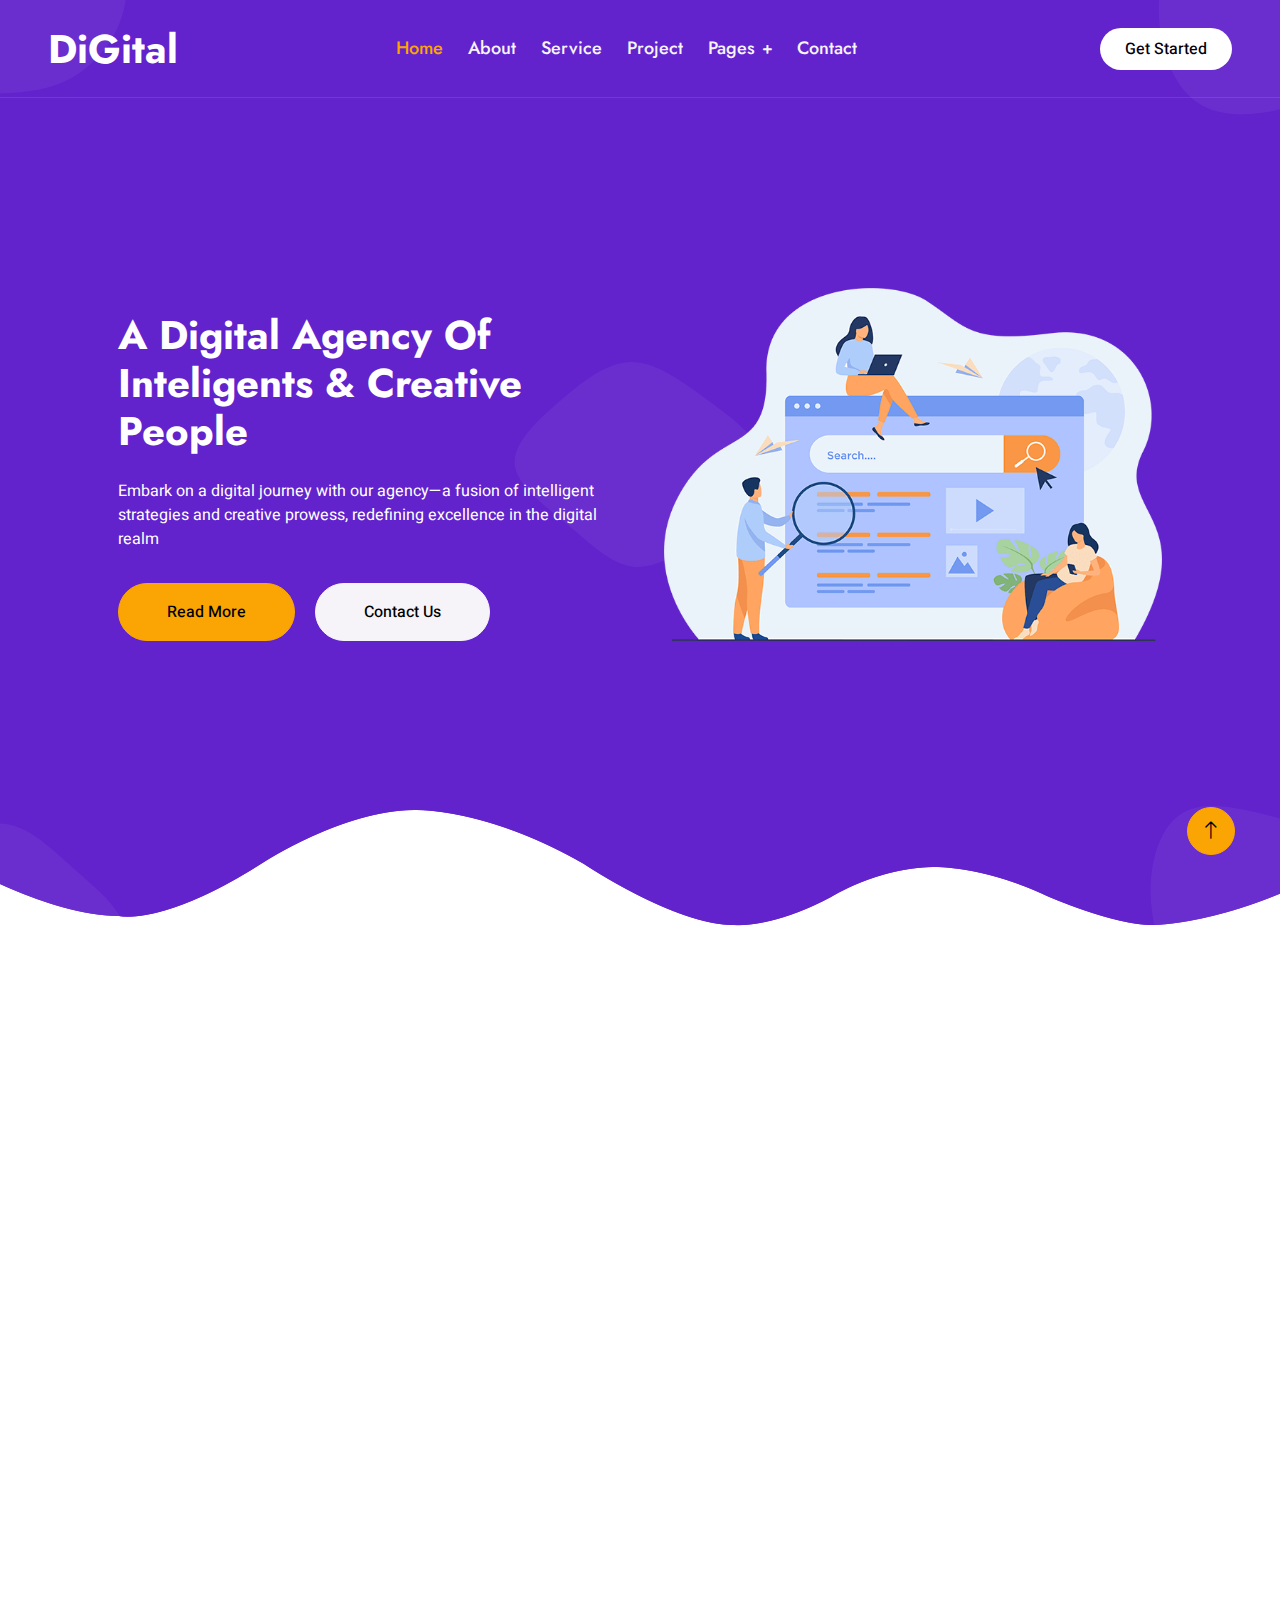
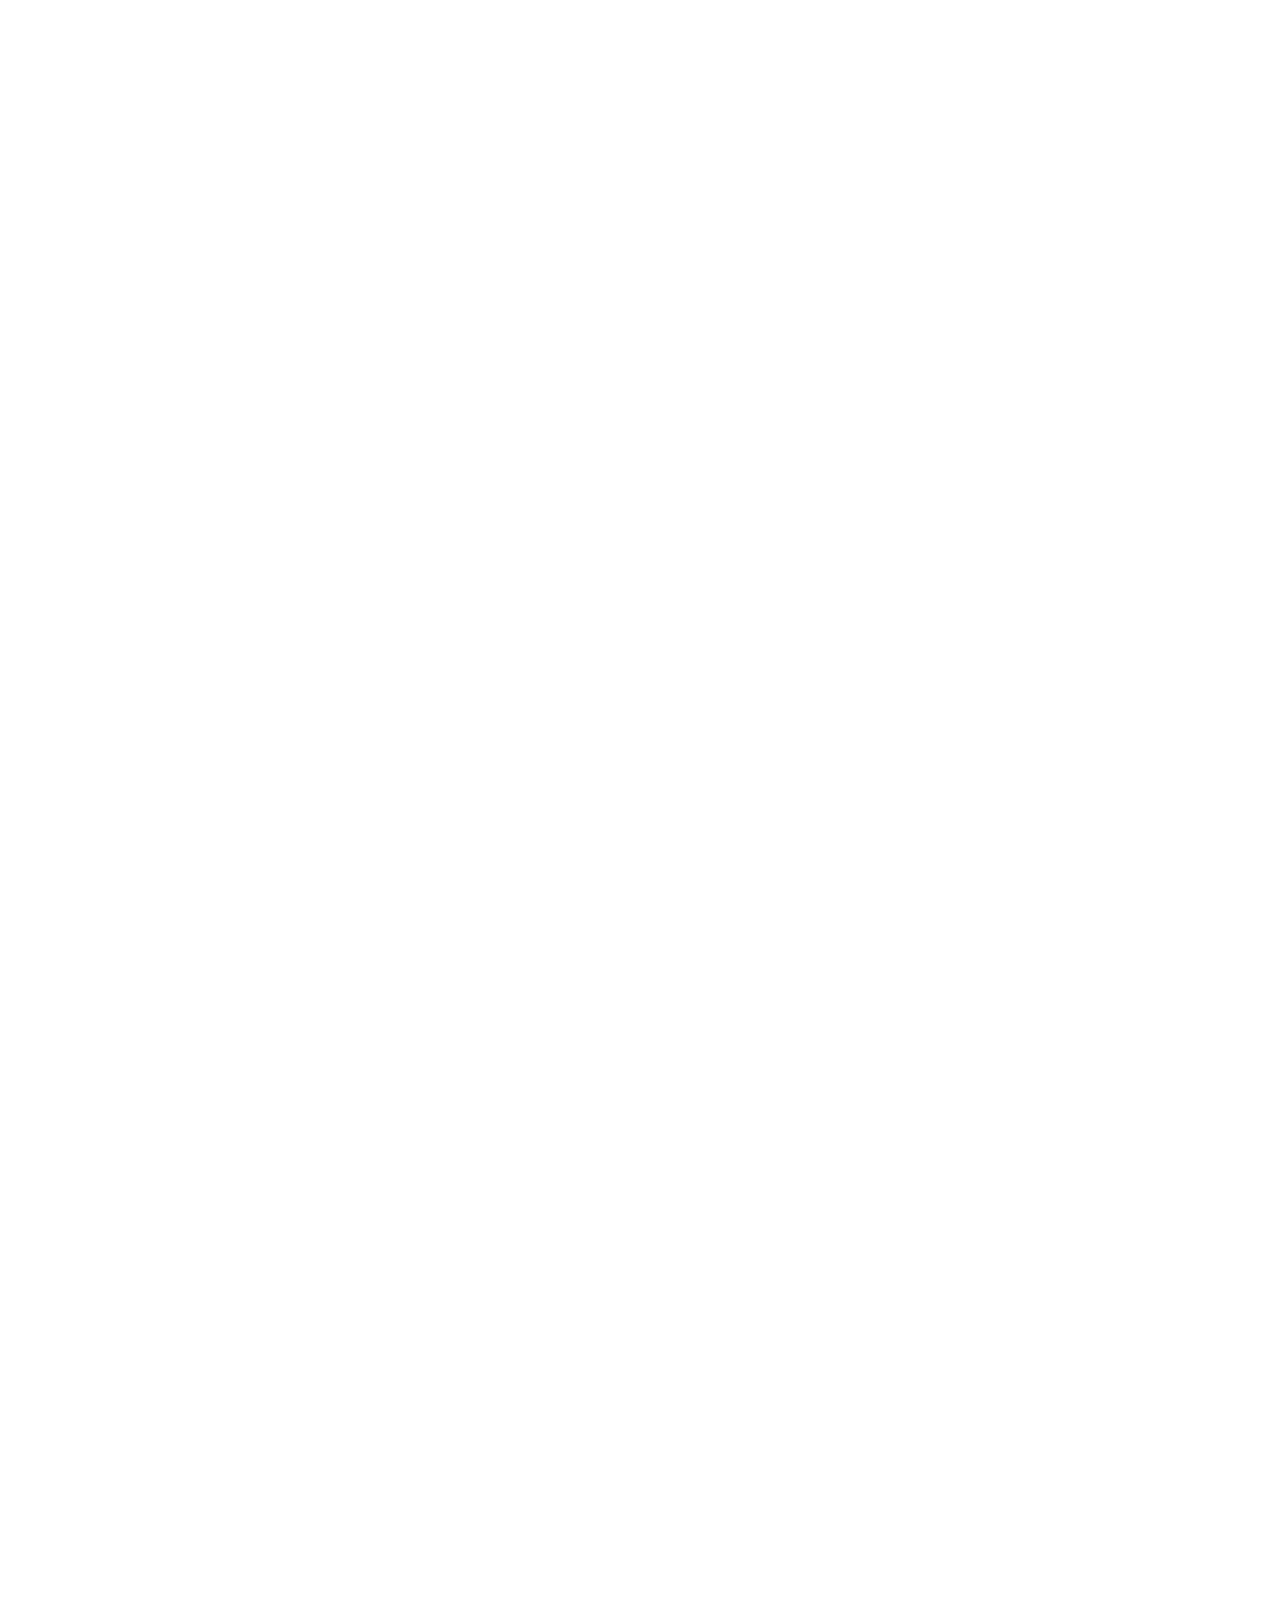
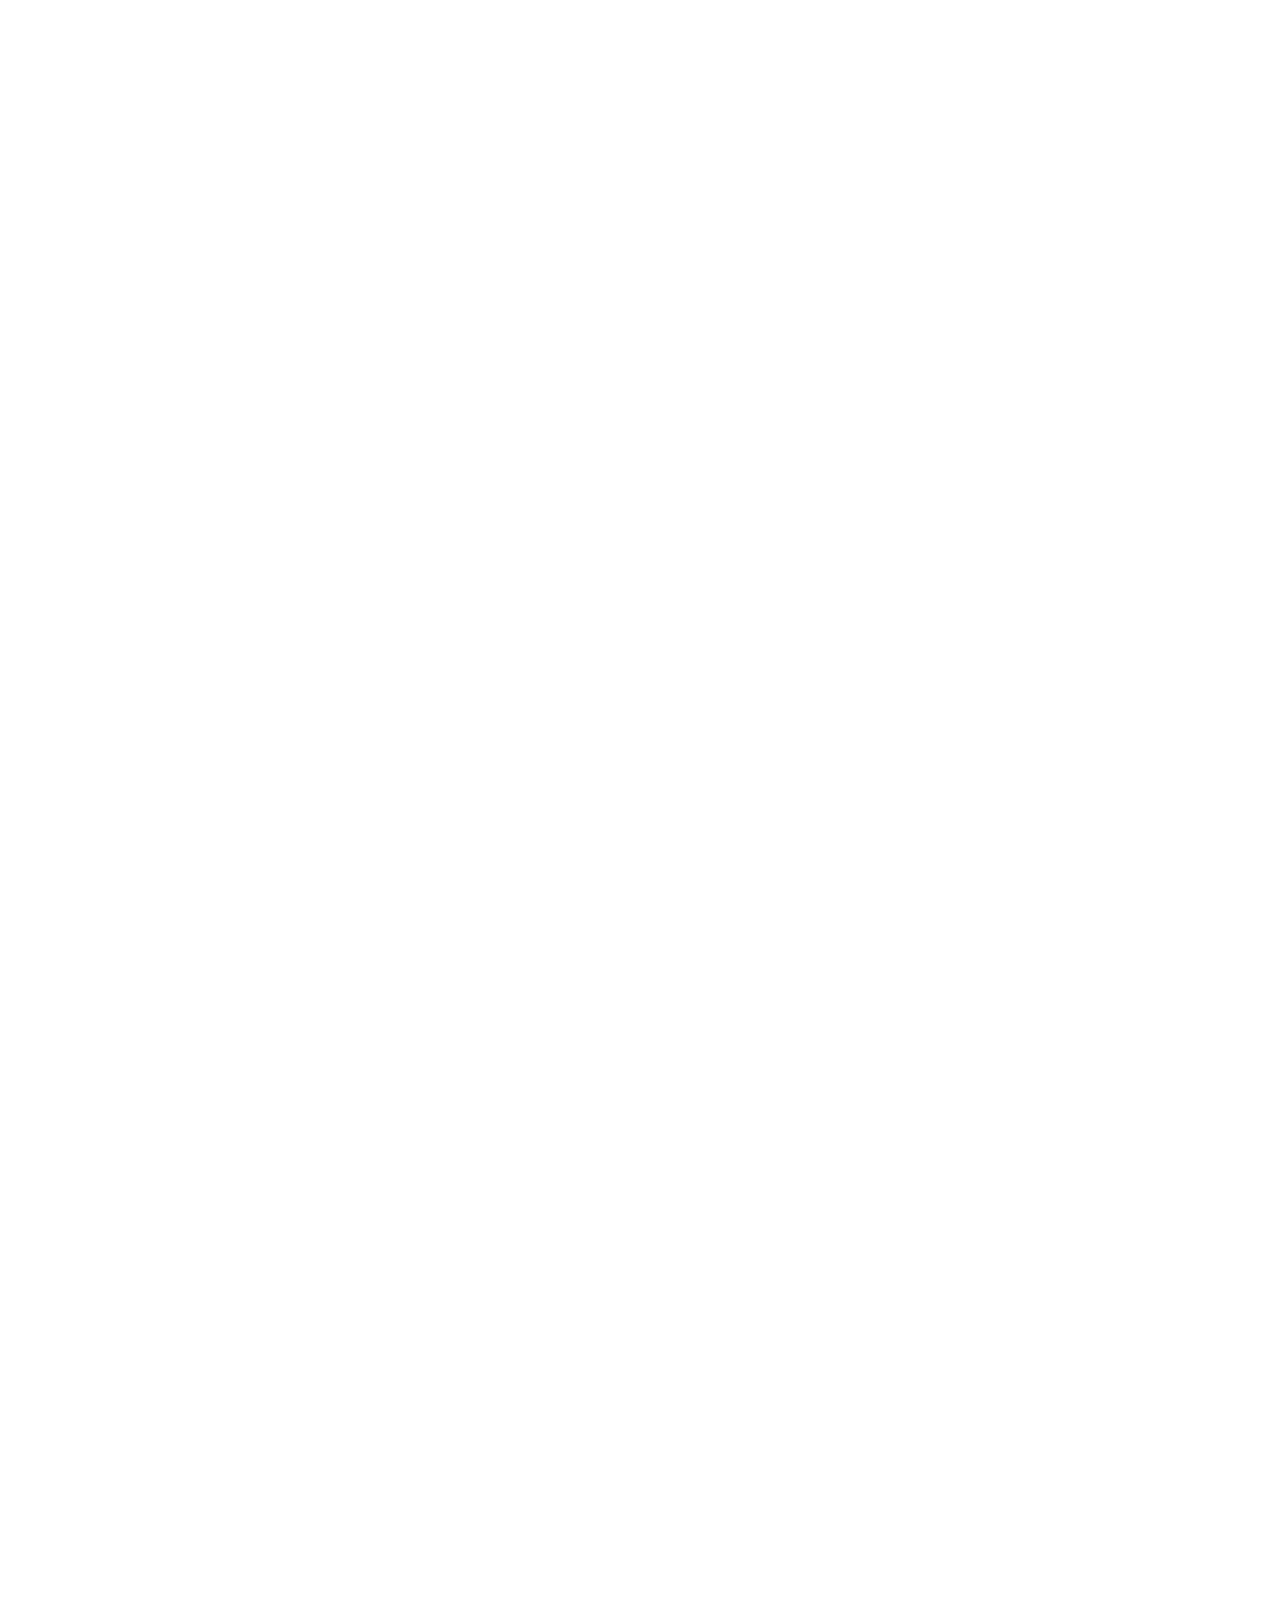
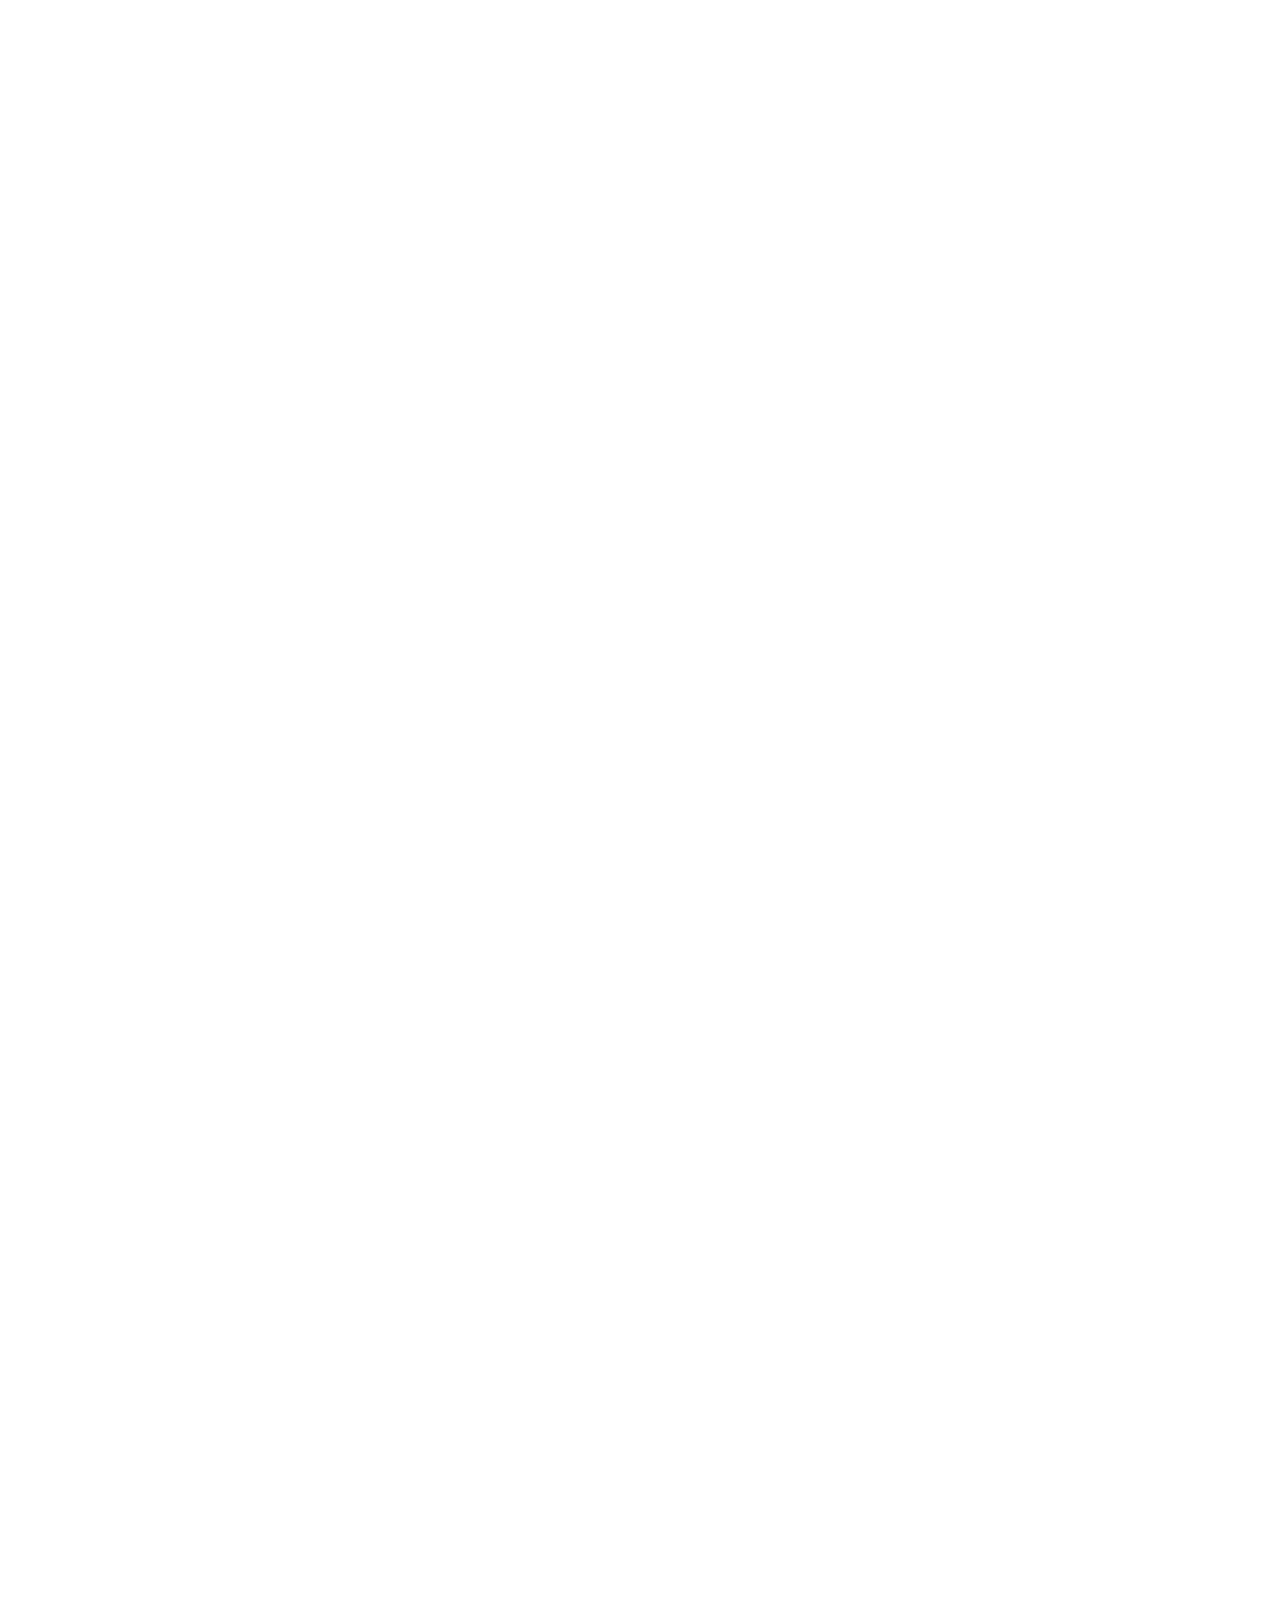
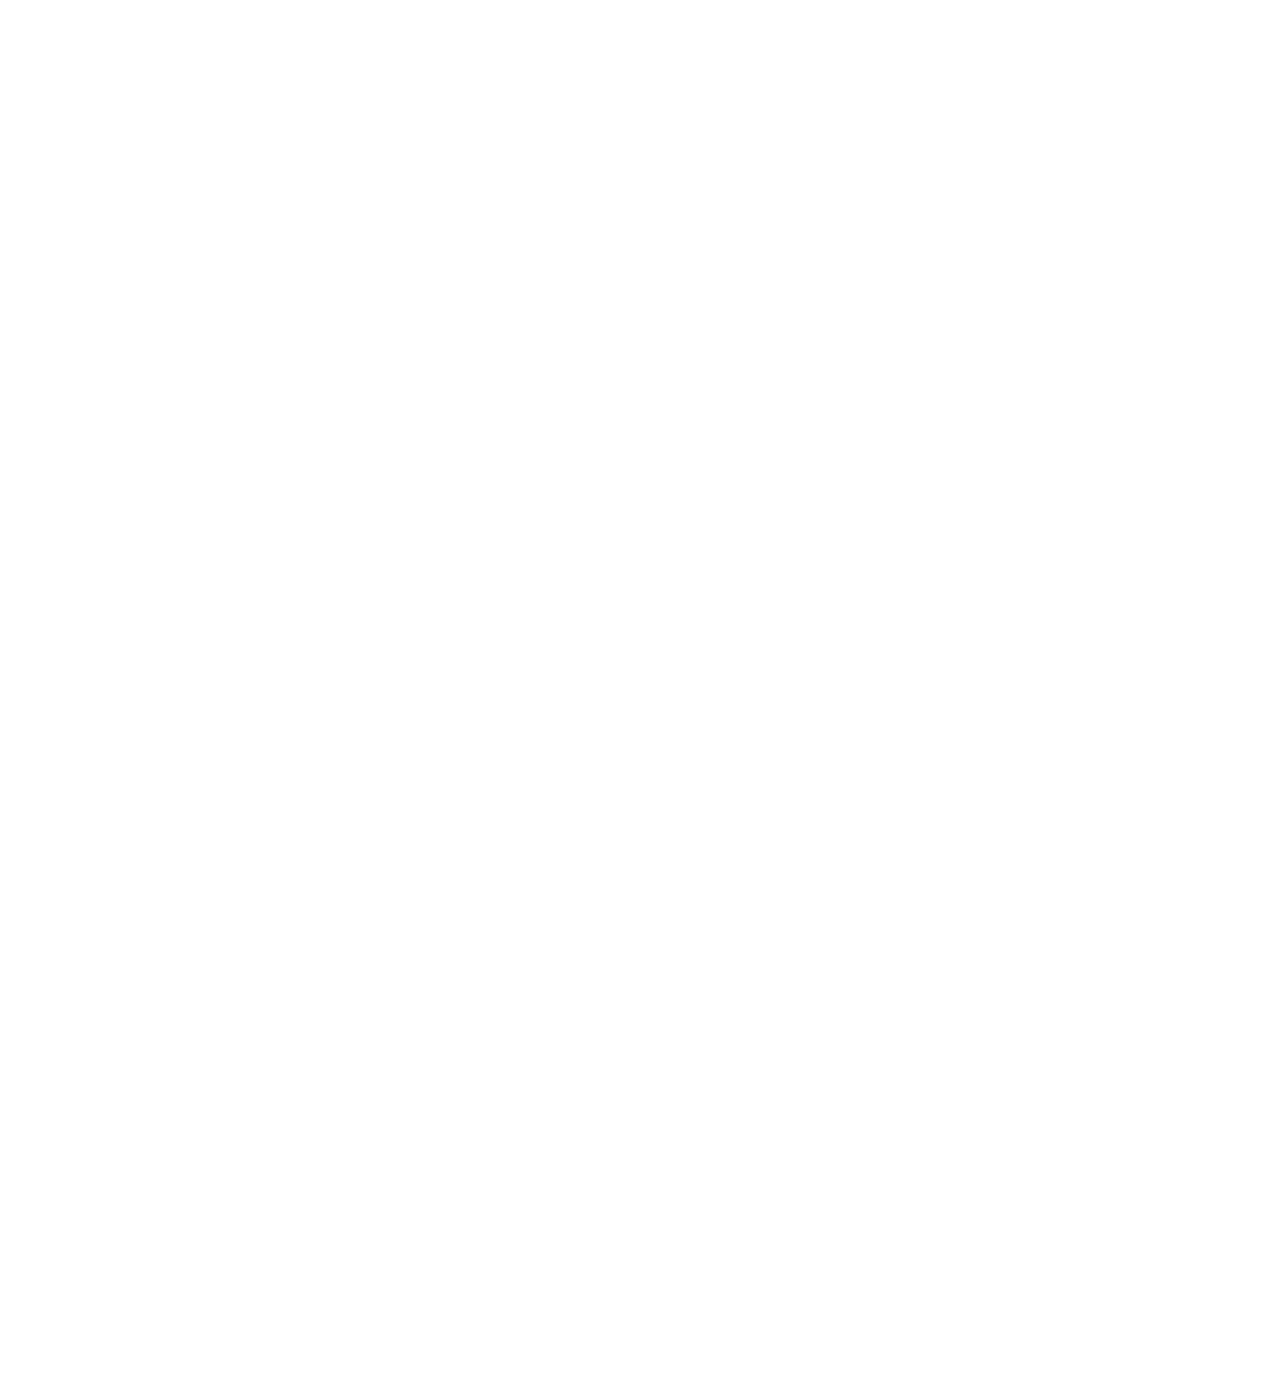
<file: Task1/landing page for a digital marketing company/index.html>
<!DOCTYPE html>
<html lang="en">

<head>
    <meta charset="utf-8">
    <title>DGital - Digital Agency HTML Template</title>
    <meta content="width=device-width, initial-scale=1.0" name="viewport">
    <meta content="" name="keywords">
    <meta content="" name="description">

    <!-- Favicon -->
    <link href="img/favicon.ico" rel="icon">

    <!-- Google Web Fonts -->
    <link rel="preconnect" href="https://fonts.googleapis.com">
    <link rel="preconnect" href="https://fonts.gstatic.com" crossorigin>
    <link href="https://fonts.googleapis.com/css2?family=Heebo:wght@400;500&family=Jost:wght@500;600;700&display=swap" rel="stylesheet"> 

    <!-- Icon Font Stylesheet -->
    <link href="https://cdnjs.cloudflare.com/ajax/libs/font-awesome/5.10.0/css/all.min.css" rel="stylesheet">
    <link href="https://cdn.jsdelivr.net/npm/bootstrap-icons@1.4.1/font/bootstrap-icons.css" rel="stylesheet">

    <!-- Libraries Stylesheet -->
    <link href="lib/animate/animate.min.css" rel="stylesheet">
    <link href="lib/owlcarousel/assets/owl.carousel.min.css" rel="stylesheet">
    <link href="lib/lightbox/css/lightbox.min.css" rel="stylesheet">

    <!-- Customized Bootstrap Stylesheet -->
    <link href="css/bootstrap.min.css" rel="stylesheet">

    <!-- Template Stylesheet -->
    <link href="css/style.css" rel="stylesheet">
</head>

<body>
    <div class="container-xxl bg-white p-0">
        <!-- Spinner Start -->
        <div id="spinner" class="show bg-white position-fixed translate-middle w-100 vh-100 top-50 start-50 d-flex align-items-center justify-content-center">
            <div class="spinner-grow text-primary" style="width: 3rem; height: 3rem;" role="status">
                <span class="sr-only">Loading...</span>
            </div>
        </div>
        <!-- Spinner End -->


        <!-- Navbar & Hero Start -->
        <div class="container-xxl position-relative p-0">
            <nav class="navbar navbar-expand-lg navbar-light px-4 px-lg-5 py-3 py-lg-0">
                <a href="" class="navbar-brand p-0">
                    <h1 class="m-0">DiGital</h1>
                    <!-- <img src="img/logo.png" alt="Logo"> -->
                </a>
                <button class="navbar-toggler" type="button" data-bs-toggle="collapse" data-bs-target="#navbarCollapse">
                    <span class="fa fa-bars"></span>
                </button>
                <div class="collapse navbar-collapse" id="navbarCollapse">
                    <div class="navbar-nav mx-auto py-0">
                        <a href="index.html" class="nav-item nav-link active">Home</a>
                        <a href="about.html" class="nav-item nav-link">About</a>
                        <a href="service.html" class="nav-item nav-link">Service</a>
                        <a href="project.html" class="nav-item nav-link">Project</a>
                        <div class="nav-item dropdown">
                            <a href="#" class="nav-link dropdown-toggle" data-bs-toggle="dropdown">Pages</a>
                            <div class="dropdown-menu m-0">
                                <a href="team.html" class="dropdown-item">Our Team</a>
                                <a href="testimonial.html" class="dropdown-item">Testimonial</a>
                                <a href="404.html" class="dropdown-item">404 Page</a>
                            </div>
                        </div>
                        <a href="contact.html" class="nav-item nav-link">Contact</a>
                    </div>
                    <a href="" class="btn rounded-pill py-2 px-4 ms-3 d-none d-lg-block">Get Started</a>
                </div>
            </nav>

            <div class="container-xxl bg-primary hero-header">
                <div class="container px-lg-5">
                    <div class="row g-5 align-items-end">
                        <div class="col-lg-6 text-center text-lg-start">
                            <h1 class="text-white mb-4 animated slideInDown">A Digital Agency Of Inteligents & Creative People</h1>
                            <p class="text-white pb-3 animated slideInDown">
                                Embark on a digital journey with our agency—a fusion of intelligent strategies and creative prowess, redefining excellence in the digital realm</p>
                            <a href="" class="btn btn-secondary py-sm-3 px-sm-5 rounded-pill me-3 animated slideInLeft">Read More</a>
                            <a href="" class="btn btn-light py-sm-3 px-sm-5 rounded-pill animated slideInRight">Contact Us</a>
                        </div>
                        <div class="col-lg-6 text-center text-lg-start">
                            <img class="img-fluid animated zoomIn" src="img/hero.png" alt="">
                        </div>
                    </div>
                </div>
            </div>
        </div>
        <!-- Navbar & Hero End -->


        <!-- Feature Start -->
        <div class="container-xxl py-5">
            <div class="container py-5 px-lg-5">
                <div class="row g-4">
                    <div class="col-lg-4 wow fadeInUp" data-wow-delay="0.1s">
                        <div class="feature-item bg-light rounded text-center p-4">
                            <i class="fa fa-3x fa-mail-bulk text-primary mb-4"></i>
                            <h5 class="mb-3">Digital Marketing</h5>
                            <p class="m-0">From strategic campaigns to engaging content, we leverage the power of the digital landscape to propel your business forward.</p>
                        </div>
                    </div>
                    <div class="col-lg-4 wow fadeInUp" data-wow-delay="0.3s">
                        <div class="feature-item bg-light rounded text-center p-4">
                            <i class="fa fa-3x fa-search text-primary mb-4"></i>
                            <h5 class="mb-3">SEO & Backlinks</h5>
                            <p class="m-0">Elevate your website's authority through strategic backlinks for unparalleled digital success.</p>
                        </div>
                    </div>
                    <div class="col-lg-4 wow fadeInUp" data-wow-delay="0.5s">
                        <div class="feature-item bg-light rounded text-center p-4">
                            <i class="fa fa-3x fa-laptop-code text-primary mb-4"></i>
                            <h5 class="mb-3">Design & Development</h5>
                            <p class="m-0">From captivating visuals to seamless user experiences, 
                                crafting a digital 
                                presence that stands out and performs. </p>
                        </div>
                    </div>
                </div>
            </div>
        </div>
        <!-- Feature End -->


        <!-- About Start -->
        <div class="container-xxl py-5">
            <div class="container py-5 px-lg-5">
                <div class="row g-5 align-items-center">
                    <div class="col-lg-6 wow fadeInUp" data-wow-delay="0.1s">
                        <p class="section-title text-secondary">About Us<span></span></p>
                        <h1 class="mb-5">#1 Digital solution with 10 years of experience</h1>
                        <p class="mb-4">Pioneering excellence with a decade of proven expertise. Elevate your digital 
                            journey with our seasoned experience and innovative solutions.</p>
                        <div class="skill mb-4">
                            <div class="d-flex justify-content-between">
                                <p class="mb-2">Digital Marketing</p>
                                <p class="mb-2">85%</p>
                            </div>
                            <div class="progress">
                                <div class="progress-bar bg-primary" role="progressbar" aria-valuenow="85" aria-valuemin="0" aria-valuemax="100"></div>
                            </div>
                        </div>
                        <div class="skill mb-4">
                            <div class="d-flex justify-content-between">
                                <p class="mb-2">SEO & Backlinks</p>
                                <p class="mb-2">90%</p>
                            </div>
                            <div class="progress">
                                <div class="progress-bar bg-secondary" role="progressbar" aria-valuenow="90" aria-valuemin="0" aria-valuemax="100"></div>
                            </div>
                        </div>
                        <div class="skill mb-4">
                            <div class="d-flex justify-content-between">
                                <p class="mb-2">Design & Development</p>
                                <p class="mb-2">95%</p>
                            </div>
                            <div class="progress">
                                <div class="progress-bar bg-dark" role="progressbar" aria-valuenow="95" aria-valuemin="0" aria-valuemax="100"></div>
                            </div>
                        </div>
                        <a href="" class="btn btn-primary py-sm-3 px-sm-5 rounded-pill mt-3">Read More</a>
                    </div>
                    <div class="col-lg-6">
                        <img class="img-fluid wow zoomIn" data-wow-delay="0.5s" src="img/about.png">
                    </div>
                </div>
            </div>
        </div>
        <!-- About End -->


        <!-- Facts Start -->
        <div class="container-xxl bg-primary fact py-5 wow fadeInUp" data-wow-delay="0.1s">
            <div class="container py-5 px-lg-5">
                <div class="row g-4">
                    <div class="col-md-6 col-lg-3 text-center wow fadeIn" data-wow-delay="0.1s">
                        <i class="fa fa-certificate fa-3x text-secondary mb-3"></i>
                        <h1 class="text-white mb-2" data-toggle="counter-up">1234</h1>
                        <p class="text-white mb-0">Years Experience</p>
                    </div>
                    <div class="col-md-6 col-lg-3 text-center wow fadeIn" data-wow-delay="0.3s">
                        <i class="fa fa-users-cog fa-3x text-secondary mb-3"></i>
                        <h1 class="text-white mb-2" data-toggle="counter-up">1234</h1>
                        <p class="text-white mb-0">Team Members</p>
                    </div>
                    <div class="col-md-6 col-lg-3 text-center wow fadeIn" data-wow-delay="0.5s">
                        <i class="fa fa-users fa-3x text-secondary mb-3"></i>
                        <h1 class="text-white mb-2" data-toggle="counter-up">1234</h1>
                        <p class="text-white mb-0">Satisfied Clients</p>
                    </div>
                    <div class="col-md-6 col-lg-3 text-center wow fadeIn" data-wow-delay="0.7s">
                        <i class="fa fa-check fa-3x text-secondary mb-3"></i>
                        <h1 class="text-white mb-2" data-toggle="counter-up">1234</h1>
                        <p class="text-white mb-0">Compleate Projects</p>
                    </div>
                </div>
            </div>
        </div>
        <!-- Facts End -->


        <!-- Service Start -->
        <div class="container-xxl py-5">
            <div class="container py-5 px-lg-5">
                <div class="wow fadeInUp" data-wow-delay="0.1s">
                    <p class="section-title text-secondary justify-content-center"><span></span>Our Services<span></span></p>
                    <h1 class="text-center mb-5">What Solutions We Provide</h1>
                </div>
                <div class="row g-4">
                    <div class="col-lg-4 col-md-6 wow fadeInUp" data-wow-delay="0.1s">
                        <div class="service-item d-flex flex-column text-center rounded">
                            <div class="service-icon flex-shrink-0">
                                <i class="fa fa-search fa-2x"></i>
                            </div>
                            <h5 class="mb-3">SEO Optimization</h5>
                            <p class="m-0">We analyze, strategize, and elevate your website's visibility, 
                                ensuring you rank at the forefront of search engine results</p>
                            <a class="btn btn-square" href=""><i class="fa fa-arrow-right"></i></a>
                        </div>
                    </div>
                    <div class="col-lg-4 col-md-6 wow fadeInUp" data-wow-delay="0.3s">
                        <div class="service-item d-flex flex-column text-center rounded">
                            <div class="service-icon flex-shrink-0">
                                <i class="fa fa-laptop-code fa-2x"></i>
                            </div>
                            <h5 class="mb-3">Web Design</h5>
                            <p class="m-0">We blend creativity and functionality to craft visually 
                                stunning and user-centric websites that captivate and engage.</p>
                            <a class="btn btn-square" href=""><i class="fa fa-arrow-right"></i></a>
                        </div>
                    </div>
                    <div class="col-lg-4 col-md-6 wow fadeInUp" data-wow-delay="0.5s">
                        <div class="service-item d-flex flex-column text-center rounded">
                            <div class="service-icon flex-shrink-0">
                                <i class="fab fa-facebook-f fa-2x"></i>
                            </div>
                            <h5 class="mb-3">Social Media Marketing</h5>
                            <p class="m-0"> From compelling content to targeted campaigns, we create
                                 a dynamic online narrative that resonates with your audience.</p>
                            <a class="btn btn-square" href=""><i class="fa fa-arrow-right"></i></a>
                        </div>
                    </div>
                    <div class="col-lg-4 col-md-6 wow fadeInUp" data-wow-delay="0.1s">
                        <div class="service-item d-flex flex-column text-center rounded">
                            <div class="service-icon flex-shrink-0">
                                <i class="fa fa-mail-bulk fa-2x"></i>
                            </div>
                            <h5 class="mb-3">Email Marketing</h5>
                            <p class="m-0">We craft compelling campaigns that engage, and drive results. Transform your audience into loyal
                                 customers through impactful and personalized email experiences. </p>
                            <a class="btn btn-square" href=""><i class="fa fa-arrow-right"></i></a>
                        </div>
                    </div>
                    <div class="col-lg-4 col-md-6 wow fadeInUp" data-wow-delay="0.3s">
                        <div class="service-item d-flex flex-column text-center rounded">
                            <div class="service-icon flex-shrink-0">
                                <i class="fa fa-thumbs-up fa-2x"></i>
                            </div>
                            <h5 class="mb-3">PPC Advertising</h5>
                            <p class="m-0">We strategize, target, and optimize campaigns to ensure every click propels your business forward. Let's 
                                drive measurable results your online visibility together!</p>
                            <a class="btn btn-square" href=""><i class="fa fa-arrow-right"></i></a>
                        </div>
                    </div>
                    <div class="col-lg-4 col-md-6 wow fadeInUp" data-wow-delay="0.5s">
                        <div class="service-item d-flex flex-column text-center rounded">
                            <div class="service-icon flex-shrink-0">
                                <i class="fab fa-android fa-2x"></i>
                            </div>
                            <h5 class="mb-3">App Development</h5>
                            <p class="m-0">We turn ideas into seamless, user-friendly applications that stand out in the digital realm. Your 
                                vision to life and redefine the way your audience experiences technology</p>
                            <a class="btn btn-square" href=""><i class="fa fa-arrow-right"></i></a>
                        </div>
                    </div>
                </div>
            </div>
        </div>
        <!-- Service End -->


        <!-- Newsletter Start -->
        <div class="container-xxl bg-primary newsletter py-5 wow fadeInUp" data-wow-delay="0.1s">
            <div class="container py-5 px-lg-5">
                <div class="row justify-content-center">
                    <div class="col-lg-7 text-center">
                        <p class="section-title text-white justify-content-center"><span></span>Newsletter<span></span></p>
                        <h1 class="text-center text-white mb-4">Stay Always In Touch</h1>
                        <p class="text-white mb-4">Dive into the latest updates, trends, and exclusive content—your gateway to a seamless connection
                             with our world of news and insights. Subscribe now and never miss a beat. </p>
                        <div class="position-relative w-100 mt-3">
                            <input class="form-control border-0 rounded-pill w-100 ps-4 pe-5" type="text" placeholder="Enter Your Email" style="height: 48px;">
                            <button type="button" class="btn shadow-none position-absolute top-0 end-0 mt-1 me-2"><i class="fa fa-paper-plane text-primary fs-4"></i></button>
                        </div>
                    </div>
                </div>
            </div>
        </div>
        <!-- Newsletter End -->


        <!-- Projects Start -->
        <div class="container-xxl py-5">
            <div class="container py-5 px-lg-5">
                <div class="wow fadeInUp" data-wow-delay="0.1s">
                    <p class="section-title text-secondary justify-content-center"><span></span>Our Projects<span></span></p>
                    <h1 class="text-center mb-5">Recently Completed Projects</h1>
                </div>
                <div class="row mt-n2 wow fadeInUp" data-wow-delay="0.3s">
                    <div class="col-12 text-center">
                        <ul class="list-inline mb-5" id="portfolio-flters">
                            <li class="mx-2 active" data-filter="*">All</li>
                            <li class="mx-2" data-filter=".first">Web Design</li>
                            <li class="mx-2" data-filter=".second">Graphic Design</li>
                        </ul>
                    </div>
                </div>
                <div class="row g-4 portfolio-container">
                    <div class="col-lg-4 col-md-6 portfolio-item first wow fadeInUp" data-wow-delay="0.1s">
                        <div class="rounded overflow-hidden">
                            <div class="position-relative overflow-hidden">
                                <img class="img-fluid w-100" src="img/portfolio-1.jpg" alt="">
                                <div class="portfolio-overlay">
                                    <a class="btn btn-square btn-outline-light mx-1" href="img/portfolio-1.jpg" data-lightbox="portfolio"><i class="fa fa-eye"></i></a>
                                    <a class="btn btn-square btn-outline-light mx-1" href=""><i class="fa fa-link"></i></a>
                                </div>
                            </div>
                            <div class="bg-light p-4">
                                <p class="text-primary fw-medium mb-2">UI / UX Design</p>
                                <h5 class="lh-base mb-0">Digital Agency Website Design And Development</a>
                            </div>
                        </div>
                    </div>
                    <div class="col-lg-4 col-md-6 portfolio-item second wow fadeInUp" data-wow-delay="0.3s">
                        <div class="rounded overflow-hidden">
                            <div class="position-relative overflow-hidden">
                                <img class="img-fluid w-100" src="img/portfolio-2.jpg" alt="">
                                <div class="portfolio-overlay">
                                    <a class="btn btn-square btn-outline-light mx-1" href="img/portfolio-2.jpg" data-lightbox="portfolio"><i class="fa fa-eye"></i></a>
                                    <a class="btn btn-square btn-outline-light mx-1" href=""><i class="fa fa-link"></i></a>
                                </div>
                            </div>
                            <div class="bg-light p-4">
                                <p class="text-primary fw-medium mb-2">UI / UX Design</p>
                                <h5 class="lh-base mb-0">Digital Agency Website Design And Development</a>
                            </div>
                        </div>
                    </div>
                    <div class="col-lg-4 col-md-6 portfolio-item first wow fadeInUp" data-wow-delay="0.5s">
                        <div class="rounded overflow-hidden">
                            <div class="position-relative overflow-hidden">
                                <img class="img-fluid w-100" src="img/portfolio-3.jpg" alt="">
                                <div class="portfolio-overlay">
                                    <a class="btn btn-square btn-outline-light mx-1" href="img/portfolio-3.jpg" data-lightbox="portfolio"><i class="fa fa-eye"></i></a>
                                    <a class="btn btn-square btn-outline-light mx-1" href=""><i class="fa fa-link"></i></a>
                                </div>
                            </div>
                            <div class="bg-light p-4">
                                <p class="text-primary fw-medium mb-2">UI / UX Design</p>
                                <h5 class="lh-base mb-0">Digital Agency Website Design And Development</a>
                            </div>
                        </div>
                    </div>
                    <div class="col-lg-4 col-md-6 portfolio-item second wow fadeInUp" data-wow-delay="0.1s">
                        <div class="rounded overflow-hidden">
                            <div class="position-relative overflow-hidden">
                                <img class="img-fluid w-100" src="img/portfolio-4.jpg" alt="">
                                <div class="portfolio-overlay">
                                    <a class="btn btn-square btn-outline-light mx-1" href="img/portfolio-4.jpg" data-lightbox="portfolio"><i class="fa fa-eye"></i></a>
                                    <a class="btn btn-square btn-outline-light mx-1" href=""><i class="fa fa-link"></i></a>
                                </div>
                            </div>
                            <div class="bg-light p-4">
                                <p class="text-primary fw-medium mb-2">UI / UX Design</p>
                                <h5 class="lh-base mb-0">Digital Agency Website Design And Development</a>
                            </div>
                        </div>
                    </div>
                    <div class="col-lg-4 col-md-6 portfolio-item first wow fadeInUp" data-wow-delay="0.3s">
                        <div class="rounded overflow-hidden">
                            <div class="position-relative overflow-hidden">
                                <img class="img-fluid w-100" src="img/portfolio-5.jpg" alt="">
                                <div class="portfolio-overlay">
                                    <a class="btn btn-square btn-outline-light mx-1" href="img/portfolio-5.jpg" data-lightbox="portfolio"><i class="fa fa-eye"></i></a>
                                    <a class="btn btn-square btn-outline-light mx-1" href=""><i class="fa fa-link"></i></a>
                                </div>
                            </div>
                            <div class="bg-light p-4">
                                <p class="text-primary fw-medium mb-2">UI / UX Design</p>
                                <h5 class="lh-base mb-0">Digital Agency Website Design And Development</a>
                            </div>
                        </div>
                    </div>
                    <div class="col-lg-4 col-md-6 portfolio-item second wow fadeInUp" data-wow-delay="0.5s">
                        <div class="rounded overflow-hidden">
                            <div class="position-relative overflow-hidden">
                                <img class="img-fluid w-100" src="img/portfolio-6.jpg" alt="">
                                <div class="portfolio-overlay">
                                    <a class="btn btn-square btn-outline-light mx-1" href="img/portfolio-6.jpg" data-lightbox="portfolio"><i class="fa fa-eye"></i></a>
                                    <a class="btn btn-square btn-outline-light mx-1" href=""><i class="fa fa-link"></i></a>
                                </div>
                            </div>
                            <div class="bg-light p-4">
                                <p class="text-primary fw-medium mb-2">UI / UX Design</p>
                                <h5 class="lh-base mb-0">Digital Agency Website Design And Development</a>
                            </div>
                        </div>
                    </div>
                </div>
            </div>
        </div>
        <!-- Projects End -->


        <!-- Testimonial Start -->
        <div class="container-xxl py-5 wow fadeInUp" data-wow-delay="0.1s">
            <div class="container py-5 px-lg-5">
                <p class="section-title text-secondary justify-content-center"><span></span>Testimonial<span></span></p>
                <h1 class="text-center mb-5">What Say Our Clients!</h1>
                <div class="owl-carousel testimonial-carousel">
                    <div class="testimonial-item bg-light rounded my-4">
                        <p class="fs-5"><i class="fa fa-quote-left fa-4x text-primary mt-n4 me-3"></i>Diam dolor diam ipsum sit. Aliqu diam amet diam et eos. Clita erat ipsum et lorem et sit sed stet lorem sit clita duo justo.</p>
                        <div class="d-flex align-items-center">
                            <img class="img-fluid flex-shrink-0 rounded-circle" src="img/testimonial-1.jpg" style="width: 65px; height: 65px;">
                            <div class="ps-4">
                                <h5 class="mb-1">Client Name</h5>
                                <span>Profession</span>
                            </div>
                        </div>
                    </div>
                    <div class="testimonial-item bg-light rounded my-4">
                        <p class="fs-5"><i class="fa fa-quote-left fa-4x text-primary mt-n4 me-3"></i>Diam dolor diam ipsum sit. Aliqu diam amet diam et eos. Clita erat ipsum et lorem et sit sed stet lorem sit clita duo justo.</p>
                        <div class="d-flex align-items-center">
                            <img class="img-fluid flex-shrink-0 rounded-circle" src="img/testimonial-2.jpg" style="width: 65px; height: 65px;">
                            <div class="ps-4">
                                <h5 class="mb-1">Client Name</h5>
                                <span>Profession</span>
                            </div>
                        </div>
                    </div>
                    <div class="testimonial-item bg-light rounded my-4">
                        <p class="fs-5"><i class="fa fa-quote-left fa-4x text-primary mt-n4 me-3"></i>Diam dolor diam ipsum sit. Aliqu diam amet diam et eos. Clita erat ipsum et lorem et sit sed stet lorem sit clita duo justo.</p>
                        <div class="d-flex align-items-center">
                            <img class="img-fluid flex-shrink-0 rounded-circle" src="img/testimonial-3.jpg" style="width: 65px; height: 65px;">
                            <div class="ps-4">
                                <h5 class="mb-1">Client Name</h5>
                                <span>Profession</span>
                            </div>
                        </div>
                    </div>
                </div>
            </div>
        </div>
        <!-- Testimonial End -->


        <!-- Team Start -->
        <div class="container-xxl py-5">
            <div class="container py-5 px-lg-5">
                <div class="wow fadeInUp" data-wow-delay="0.1s">
                    <p class="section-title text-secondary justify-content-center"><span></span>Our Team<span></span></p>
                    <h1 class="text-center mb-5">Our Team Members</h1>
                </div>
                <div class="row g-4">
                    <div class="col-lg-4 col-md-6 wow fadeInUp" data-wow-delay="0.1s">
                        <div class="team-item bg-light rounded">
                            <div class="text-center border-bottom p-4">
                                <img class="img-fluid rounded-circle mb-4" src="img/team-1.jpg" alt="">
                                <h5>John Doe</h5>
                                <span>CEO & Founder</span>
                            </div>
                            <div class="d-flex justify-content-center p-4">
                                <a class="btn btn-square mx-1" href=""><i class="fab fa-facebook-f"></i></a>
                                <a class="btn btn-square mx-1" href=""><i class="fab fa-twitter"></i></a>
                                <a class="btn btn-square mx-1" href=""><i class="fab fa-instagram"></i></a>
                                <a class="btn btn-square mx-1" href=""><i class="fab fa-linkedin-in"></i></a>
                            </div>
                        </div>
                    </div>
                    <div class="col-lg-4 col-md-6 wow fadeInUp" data-wow-delay="0.3s">
                        <div class="team-item bg-light rounded">
                            <div class="text-center border-bottom p-4">
                                <img class="img-fluid rounded-circle mb-4" src="img/team-2.jpg" alt="">
                                <h5>Jessica Brown</h5>
                                <span>Web Designer</span>
                            </div>
                            <div class="d-flex justify-content-center p-4">
                                <a class="btn btn-square mx-1" href=""><i class="fab fa-facebook-f"></i></a>
                                <a class="btn btn-square mx-1" href=""><i class="fab fa-twitter"></i></a>
                                <a class="btn btn-square mx-1" href=""><i class="fab fa-instagram"></i></a>
                                <a class="btn btn-square mx-1" href=""><i class="fab fa-linkedin-in"></i></a>
                            </div>
                        </div>
                    </div>
                    <div class="col-lg-4 col-md-6 wow fadeInUp" data-wow-delay="0.5s">
                        <div class="team-item bg-light rounded">
                            <div class="text-center border-bottom p-4">
                                <img class="img-fluid rounded-circle mb-4" src="img/team-3.jpg" alt="">
                                <h5>Tony Johnson</h5>
                                <span>SEO Expert</span>
                            </div>
                            <div class="d-flex justify-content-center p-4">
                                <a class="btn btn-square mx-1" href=""><i class="fab fa-facebook-f"></i></a>
                                <a class="btn btn-square mx-1" href=""><i class="fab fa-twitter"></i></a>
                                <a class="btn btn-square mx-1" href=""><i class="fab fa-instagram"></i></a>
                                <a class="btn btn-square mx-1" href=""><i class="fab fa-linkedin-in"></i></a>
                            </div>
                        </div>
                    </div>
                </div>
            </div>
        </div>
        <!-- Team End -->
        

        <!-- Footer Start -->
        <div class="container-fluid bg-primary text-light footer wow fadeIn" data-wow-delay="0.1s">
            <div class="container py-5 px-lg-5">
                <div class="row g-5">
                    <div class="col-md-6 col-lg-3">
                        <p class="section-title text-white h5 mb-4">Address<span></span></p>
                        <p><i class="fa fa-map-marker-alt me-3"></i>Location, City, Country</p>
                        <p><i class="fa fa-phone-alt me-3"></i>+012 345 67890</p>
                        <p><i class="fa fa-envelope me-3"></i>info@example.com</p>
                        <div class="d-flex pt-2">
                            <a class="btn btn-outline-light btn-social" href=""><i class="fab fa-twitter"></i></a>
                            <a class="btn btn-outline-light btn-social" href=""><i class="fab fa-facebook-f"></i></a>
                            <a class="btn btn-outline-light btn-social" href=""><i class="fab fa-instagram"></i></a>
                            <a class="btn btn-outline-light btn-social" href=""><i class="fab fa-linkedin-in"></i></a>
                        </div>
                    </div>
                    <div class="col-md-6 col-lg-3">
                        <p class="section-title text-white h5 mb-4">Quick Link<span></span></p>
                        <a class="btn btn-link" href="">About Us</a>
                        <a class="btn btn-link" href="">Contact Us</a>
                        <a class="btn btn-link" href="">Privacy Policy</a>
                        <a class="btn btn-link" href="">Terms & Condition</a>
                        <a class="btn btn-link" href="">Career</a>
                    </div>
                    <div class="col-md-6 col-lg-3">
                        <p class="section-title text-white h5 mb-4">Gallery<span></span></p>
                        <div class="row g-2">
                            <div class="col-4">
                                <img class="img-fluid" src="img/portfolio-1.jpg" alt="Image">
                            </div>
                            <div class="col-4">
                                <img class="img-fluid" src="img/portfolio-2.jpg" alt="Image">
                            </div>
                            <div class="col-4">
                                <img class="img-fluid" src="img/portfolio-3.jpg" alt="Image">
                            </div>
                            <div class="col-4">
                                <img class="img-fluid" src="img/portfolio-4.jpg" alt="Image">
                            </div>
                            <div class="col-4">
                                <img class="img-fluid" src="img/portfolio-5.jpg" alt="Image">
                            </div>
                            <div class="col-4">
                                <img class="img-fluid" src="img/portfolio-6.jpg" alt="Image">
                            </div>
                        </div>
                    </div>
                    <div class="col-md-6 col-lg-3">
                        <p class="section-title text-white h5 mb-4">Newsletter<span></span></p>
                        <p>Stay in the loop with our newsletter! Explore the latest trends, insights, and updates from our intelligent and creative world.</p>
                        <div class="position-relative w-100 mt-3">
                            <input class="form-control border-0 rounded-pill w-100 ps-4 pe-5" type="text" placeholder="Your Email" style="height: 48px;">
                            <button type="button" class="btn shadow-none position-absolute top-0 end-0 mt-1 me-2"><i class="fa fa-paper-plane text-primary fs-4"></i></button>
                        </div>
                    </div>
                </div>
            </div>
            <div class="container px-lg-5">
                <div class="copyright">
                    <div class="row">
                        <div class="col-md-6 text-center text-md-start mb-3 mb-md-0">
                            &copy; <a class="border-bottom" href="#">Your Site Name</a>, All Right Reserved. 
							
							   
							Designed By Gowtham
                        </div>
                        <div class="col-md-6 text-center text-md-end">
                            <div class="footer-menu">
                                <a href="">Home</a>
                                <a href="">Cookies</a>
                                <a href="">Help</a>
                                <a href="">FQAs</a>
                            </div>
                        </div>
                    </div>
                </div>
            </div>
        </div>
        <!-- Footer End -->


        <!-- Back to Top -->
        <a href="#" class="btn btn-lg btn-secondary btn-lg-square back-to-top"><i class="bi bi-arrow-up"></i></a>
    </div>

    <!-- JavaScript Libraries -->
    <script src="https://code.jquery.com/jquery-3.4.1.min.js"></script>
    <script src="https://cdn.jsdelivr.net/npm/bootstrap@5.0.0/dist/js/bootstrap.bundle.min.js"></script>
    <script src="lib/wow/wow.min.js"></script>
    <script src="lib/easing/easing.min.js"></script>
    <script src="lib/waypoints/waypoints.min.js"></script>
    <script src="lib/counterup/counterup.min.js"></script>
    <script src="lib/owlcarousel/owl.carousel.min.js"></script>
    <script src="lib/isotope/isotope.pkgd.min.js"></script>
    <script src="lib/lightbox/js/lightbox.min.js"></script>

    <!-- Template Javascript -->
    <script src="js/main.js"></script>
</body>

</html>
</file>
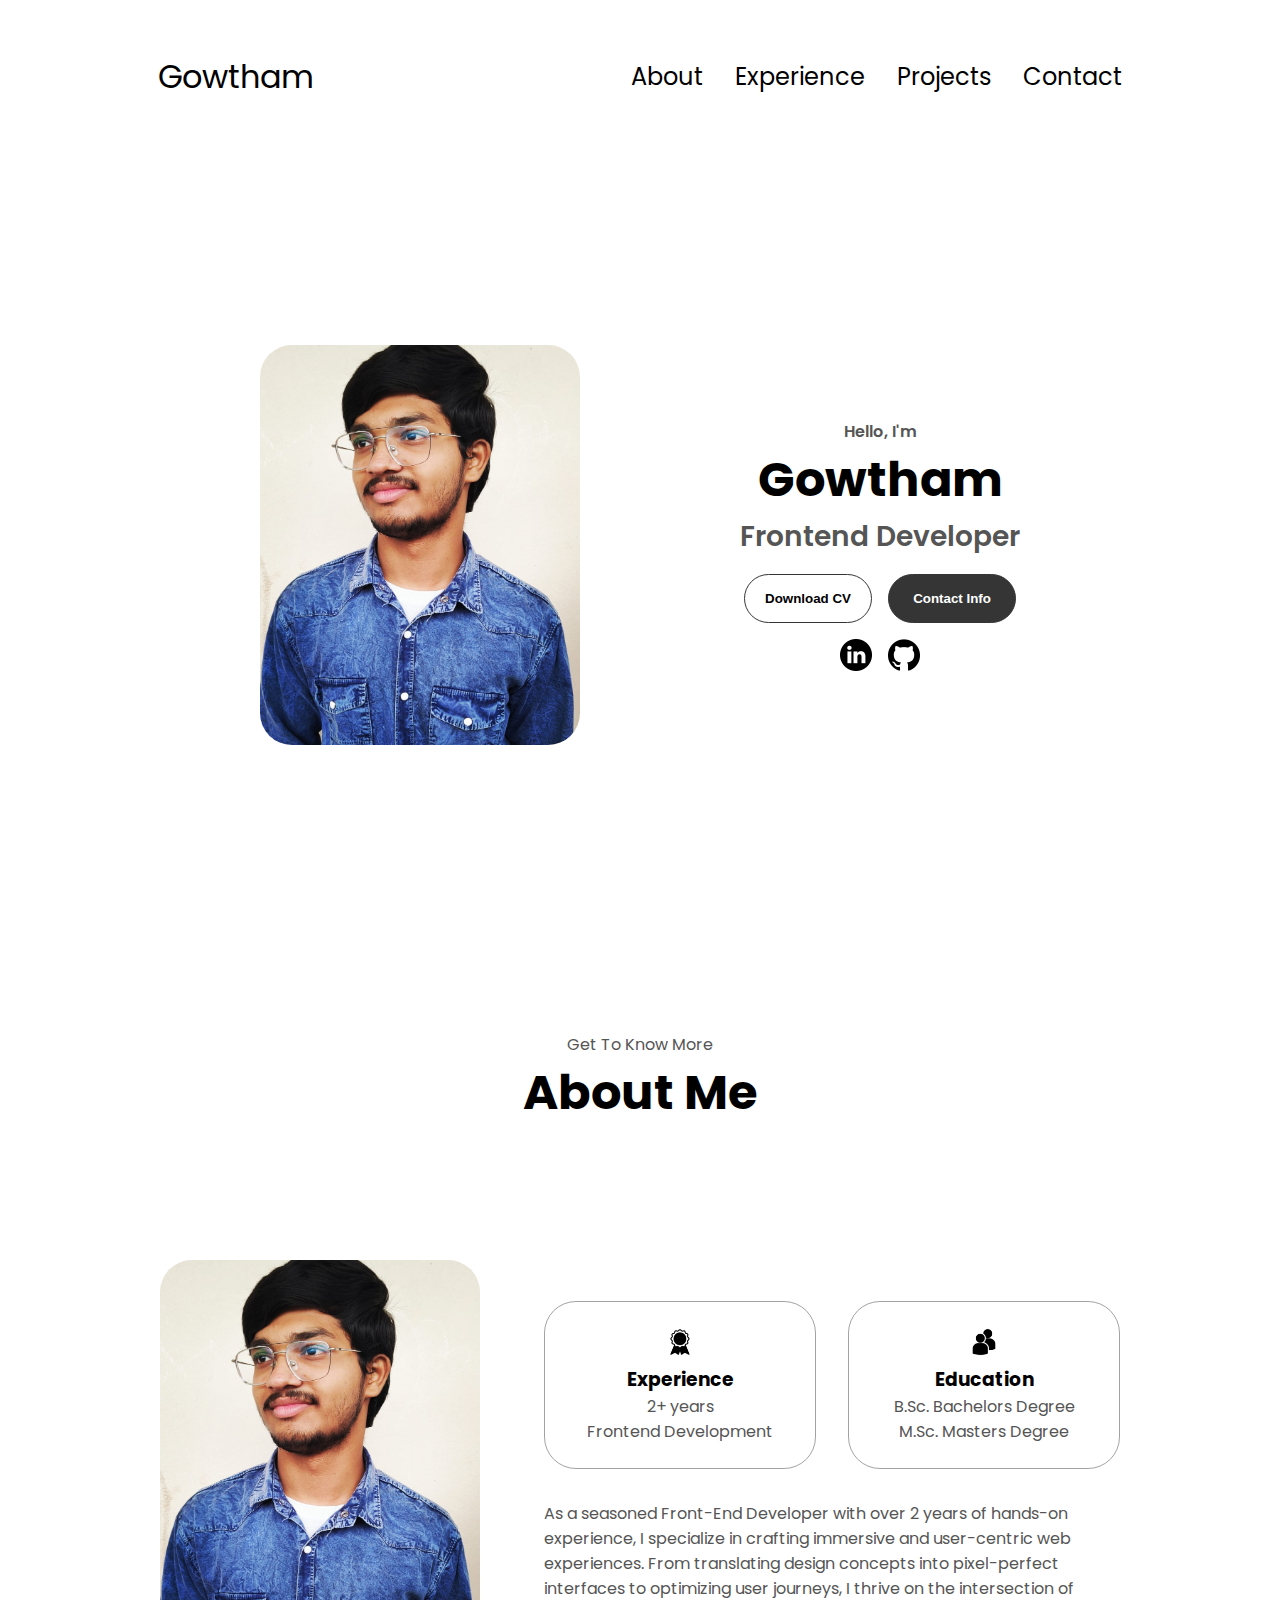
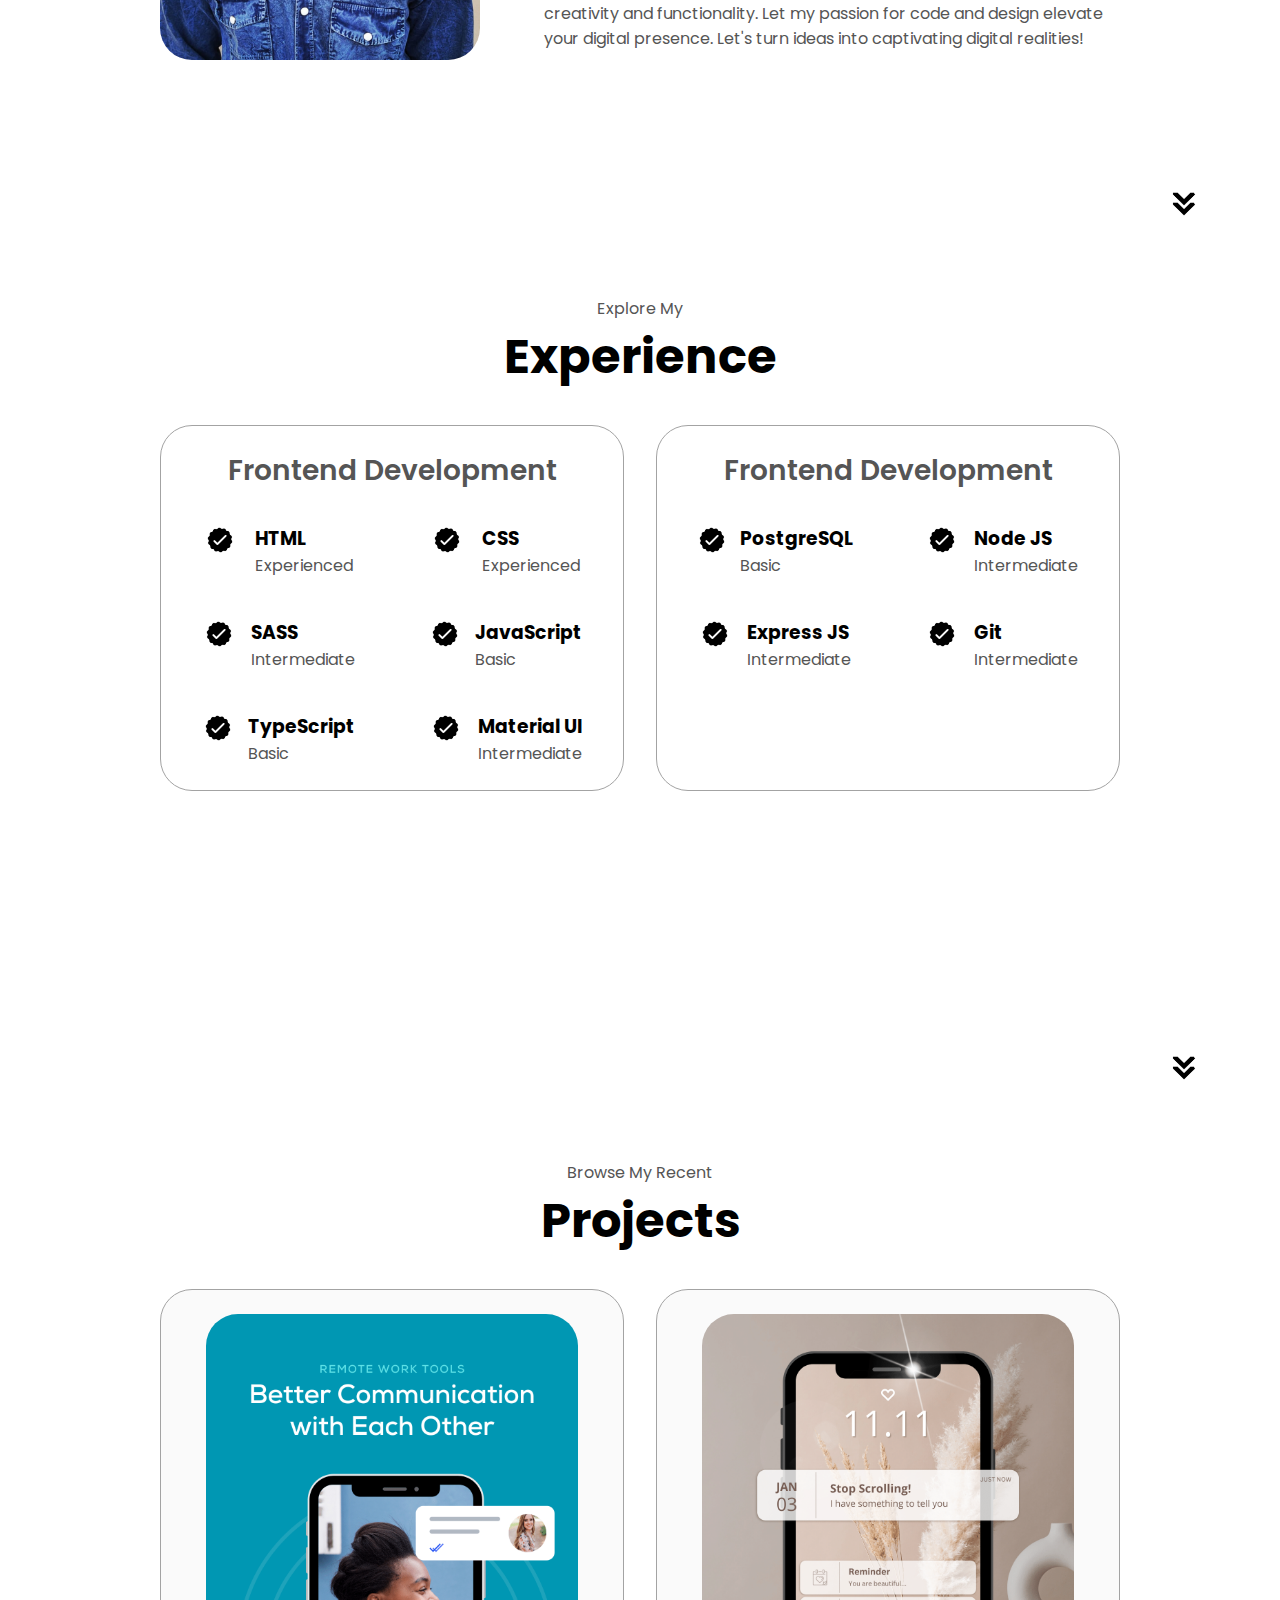
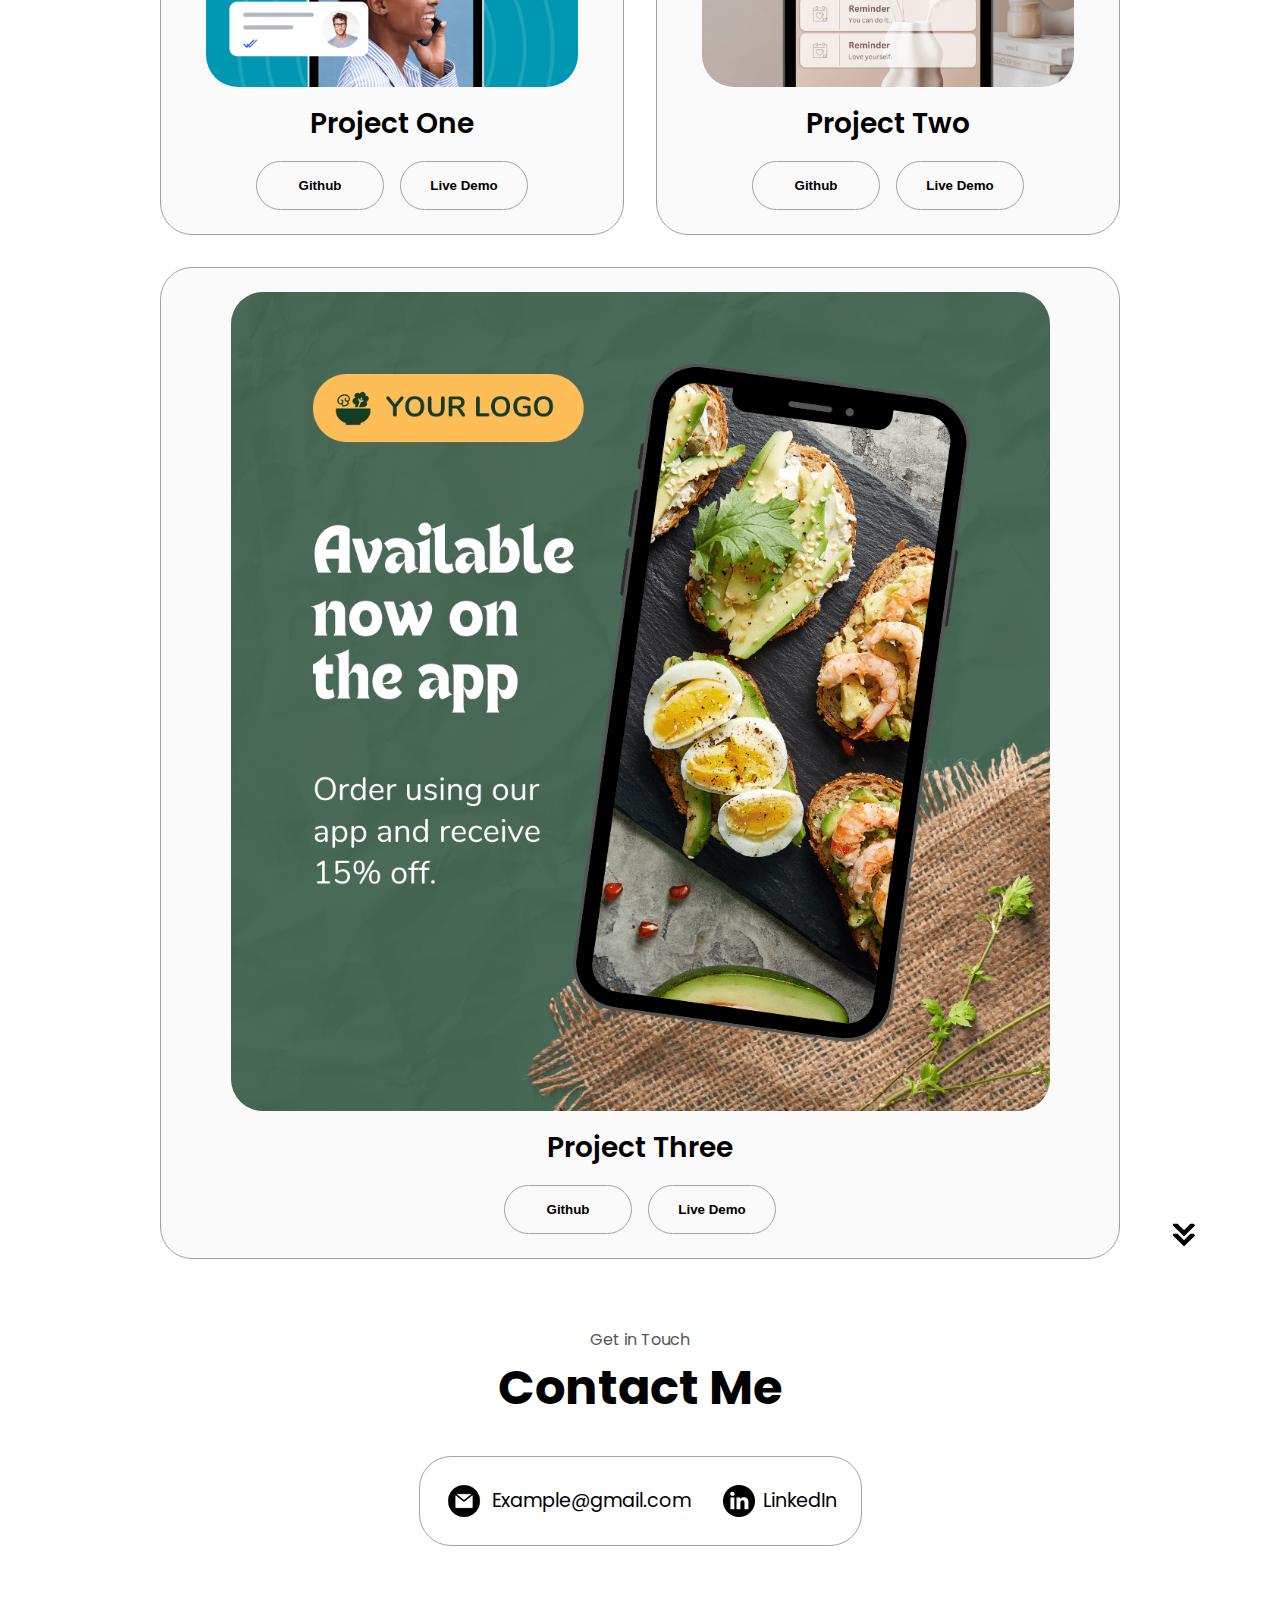
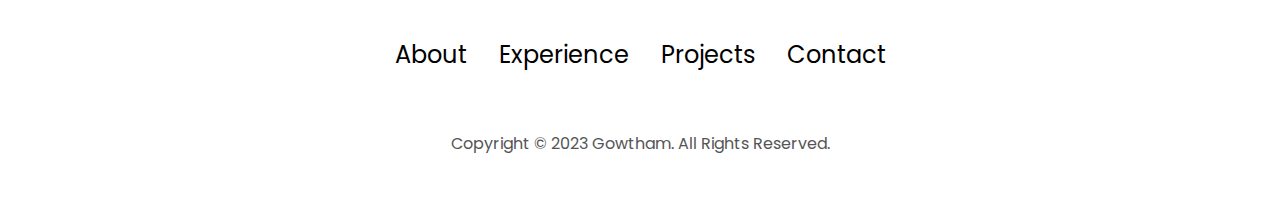
<file: Task2/portfolio 1/index.html>
<!DOCTYPE html>
<html lang="en">
  <head>
    <meta charset="UTF-8" />
    <meta http-equiv="X-UA-Compatible" content="IE=edge" />
    <meta name="viewport" content="width=device-width, initial-scale=1.0" />
    <title>My Portfolio</title>
    <link rel="stylesheet" href="style.css" />
    <link rel="stylesheet" href="style1.css" />
  </head>
  <body>
    <nav id="desktop-nav">
      <div class="logo">Gowtham</div>
      <div>
        <ul class="nav-links">
          <li><a href="#about">About</a></li>
          <li><a href="#experience">Experience</a></li>
          <li><a href="#projects">Projects</a></li>
          <li><a href="#contact">Contact</a></li>
        </ul>
      </div>
    </nav>
    <nav id="hamburger-nav">
      <div class="logo">Gowtham</div>
      <div class="hamburger-menu">
        <div class="hamburger-icon" onclick="toggleMenu()">
          <span></span>
          <span></span>
          <span></span>
        </div>
        <div class="menu-links">
          <li><a href="#about" onclick="toggleMenu()">About</a></li>
          <li><a href="#experience" onclick="toggleMenu()">Experience</a></li>
          <li><a href="#projects" onclick="toggleMenu()">Projects</a></li>
          <li><a href="#contact" onclick="toggleMenu()">Contact</a></li>
        </div>
      </div>
    </nav>
    <section id="profile">
      <div class="section__pic-container">
        <img src="/Task2/assets/gowtham.jpg" alt="Gowtham profile picture" class="about-pic"/>
      </div>
      <div class="section__text">
        <p class="section__text__p1">Hello, I'm</p>
        <h1 class="title">Gowtham</h1>
        <p class="section__text__p2">Frontend Developer</p>
        <div class="btn-container">
          <button
            class="btn btn-color-2"
            onclick="window.open('./assets/resume-example.pdf')"
          >
            Download CV
          </button>
          <button class="btn btn-color-1" onclick="location.href='./#contact'">
            Contact Info
          </button>
        </div>
        <div id="socials-container">
          <img
            src="/Task2/assets/linkedin.png"
            alt="My LinkedIn profile"
            class="icon"
            onclick="location.href='https://linkedin.com/'"
          />
          <img
            src="/Task2/assets/github.png"
            alt="My Github profile"
            class="icon"
            onclick="location.href='https://github.com/'"
          />
        </div>
      </div>
    </section>
    <section id="about">
      <p class="section__text__p1">Get To Know More</p>
      <h1 class="title">About Me</h1>
      <div class="section-container">
        <div class="section__pic-container">
          <img
            src="/Task2/assets/gowtham.jpg"
            alt="Profile picture"
            class="about-pic"
          />
        </div>
        <div class="about-details-container">
          <div class="about-containers">
            <div class="details-container">
              <img
                src="/Task2/assets/experience.png"
                alt="Experience icon"
                class="icon"
              />
              <h3>Experience</h3>
              <p>2+ years <br />Frontend Development</p>
            </div>
            <div class="details-container">
              <img
                src="/Task2/assets/education.png"
                alt="Education icon"
                class="icon"
              />
              <h3>Education</h3>
              <p>B.Sc. Bachelors Degree<br />M.Sc. Masters Degree</p>
            </div>
          </div>
          <div class="text-container">
            <p>
              As a seasoned Front-End Developer with over 2 years of hands-on experience, I specialize in crafting immersive and user-centric web experiences. 
              From translating design concepts into pixel-perfect interfaces to optimizing user journeys, I thrive on the intersection of creativity and functionality. 
              Let my passion for code and design elevate your digital presence. Let's turn ideas into captivating digital realities!
            </p>
          </div>
        </div>
      </div>
      <img
        src="/Task2/assets/arrow.png"
        alt="Arrow icon"
        class="icon arrow"
        onclick="location.href='./#experience'"
      />
    </section>
    <section id="experience">
      <p class="section__text__p1">Explore My</p>
      <h1 class="title">Experience</h1>
      <div class="experience-details-container">
        <div class="about-containers">
          <div class="details-container">
            <h2 class="experience-sub-title">Frontend Development</h2>
            <div class="article-container">
              <article>
                <img
                  src="/Task2/assets/checkmark.png"
                  alt="Experience icon"
                  class="icon"
                />
                <div>
                  <h3>HTML</h3>
                  <p>Experienced</p>
                </div>
              </article>
              <article>
                <img
                  src="/Task2/assets/checkmark.png"
                  alt="Experience icon"
                  class="icon"
                />
                <div>
                  <h3>CSS</h3>
                  <p>Experienced</p>
                </div>
              </article>
              <article>
                <img
                  src="/Task2/assets/checkmark.png"
                  alt="Experience icon"
                  class="icon"
                />
                <div>
                  <h3>SASS</h3>
                  <p>Intermediate</p>
                </div>
              </article>
              <article>
                <img
                  src="/Task2/assets/checkmark.png"
                  alt="Experience icon"
                  class="icon"
                />
                <div>
                  <h3>JavaScript</h3>
                  <p>Basic</p>
                </div>
              </article>
              <article>
                <img
                  src="/Task2/assets/checkmark.png"
                  alt="Experience icon"
                  class="icon"
                />
                <div>
                  <h3>TypeScript</h3>
                  <p>Basic</p>
                </div>
              </article>
              <article>
                <img
                  src="/Task2/assets/checkmark.png"
                  alt="Experience icon"
                  class="icon"
                />
                <div>
                  <h3>Material UI</h3>
                  <p>Intermediate</p>
                </div>
              </article>
            </div>
          </div>
          <div class="details-container">
            <h2 class="experience-sub-title">Frontend Development</h2>
            <div class="article-container">
              <article>
                <img
                  src="/Task2/assets/checkmark.png"
                  alt="Experience icon"
                  class="icon"
                />
                <div>
                  <h3>PostgreSQL</h3>
                  <p>Basic</p>
                </div>
              </article>
              <article>
                <img
                  src="/Task2/assets/checkmark.png"
                  alt="Experience icon"
                  class="icon"
                />
                <div>
                  <h3>Node JS</h3>
                  <p>Intermediate</p>
                </div>
              </article>
              <article>
                <img
                  src="/Task2/assets/checkmark.png"
                  alt="Experience icon"
                  class="icon"
                />
                <div>
                  <h3>Express JS</h3>
                  <p>Intermediate</p>
                </div>
              </article>
              <article>
                <img
                  src="/Task2/assets/checkmark.png"
                  alt="Experience icon"
                  class="icon"
                />
                <div>
                  <h3>Git</h3>
                  <p>Intermediate</p>
                </div>
              </article>
            </div>
          </div>
        </div>
      </div>
      <img
        src="/Task2/assets/arrow.png"
        alt="Arrow icon"
        class="icon arrow"
        onclick="location.href='./#projects'"
      />
    </section>
    <section id="projects">
      <p class="section__text__p1">Browse My Recent</p>
      <h1 class="title">Projects</h1>
      <div class="experience-details-container">
        <div class="about-containers">
          <div class="details-container color-container">
            <div class="article-container">
              <img
                src="/Task2/assets/project-1.png"
                alt="Project 1"
                class="project-img"
              />
            </div>
            <h2 class="experience-sub-title project-title">Project One</h2>
            <div class="btn-container">
              <button
                class="btn btn-color-2 project-btn"
                onclick="location.href='https://github.com/'"
              >
                Github
              </button>
              <button
                class="btn btn-color-2 project-btn"
                onclick="location.href='https://github.com/'"
              >
                Live Demo
              </button>
            </div>
          </div>
          <div class="details-container color-container">
            <div class="article-container">
              <img
                src="/Task2/assets/project-2.png"
                alt="Project 2"
                class="project-img"
              />
            </div>
            <h2 class="experience-sub-title project-title">Project Two</h2>
            <div class="btn-container">
              <button
                class="btn btn-color-2 project-btn"
                onclick="location.href='https://github.com/'"
              >
                Github
              </button>
              <button
                class="btn btn-color-2 project-btn"
                onclick="location.href='https://github.com/'"
              >
                Live Demo
              </button>
            </div>
          </div>
          <div class="details-container color-container">
            <div class="article-container">
              <img
                src="/Task2/assets/project-3.png"
                alt="Project 3"
                class="project-img"
              />
            </div>
            <h2 class="experience-sub-title project-title">Project Three</h2>
            <div class="btn-container">
              <button
                class="btn btn-color-2 project-btn"
                onclick="location.href='https://github.com/'"
              >
                Github
              </button>
              <button
                class="btn btn-color-2 project-btn"
                onclick="location.href='https://github.com/'"
              >
                Live Demo
              </button>
            </div>
          </div>
        </div>
      </div>
      <img
        src="/Task2/assets/arrow.png"
        alt="Arrow icon"
        class="icon arrow"
        onclick="location.href='./#contact'"
      />
    </section>
    <section id="contact">
      <p class="section__text__p1">Get in Touch</p>
      <h1 class="title">Contact Me</h1>
      <div class="contact-info-upper-container">
        <div class="contact-info-container">
          <img
            src="/Task2/assets/email.png"
            alt="Email icon"
            class="icon contact-icon email-icon"
          />
          <p><a href="mailto:examplemail@gmail.com">Example@gmail.com</a></p>
        </div>
        <div class="contact-info-container">
          <img
            src="/Task2/assets/linkedin.png"
            alt="LinkedIn icon"
            class="icon contact-icon"
          />
          <p><a href="https://www.linkedin.com">LinkedIn</a></p>
        </div>
      </div>
    </section>
    <footer>
      <nav>
        <div class="nav-links-container">
          <ul class="nav-links">
            <li><a href="#about">About</a></li>
            <li><a href="#experience">Experience</a></li>
            <li><a href="#projects">Projects</a></li>
            <li><a href="#contact">Contact</a></li>
          </ul>
        </div>
      </nav>
      <p>Copyright &#169; 2023 Gowtham. All Rights Reserved.</p>
    </footer>
    <script src="script.js"></script>
  </body>
</html>
</file>
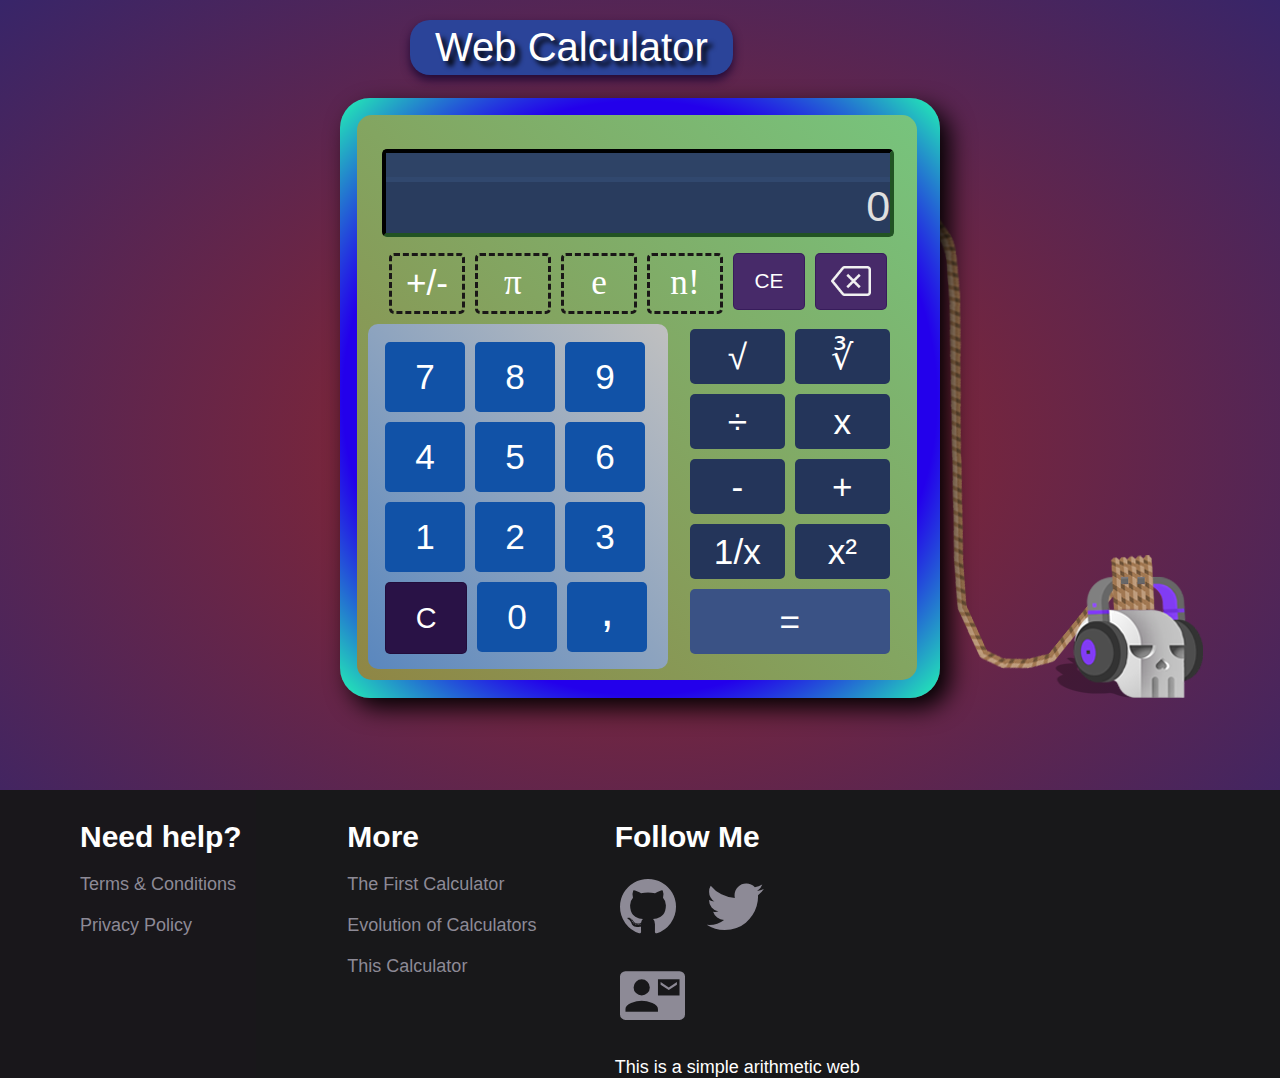
<file: Task3/calculator web/index.html>
<!DOCTYPE html>

<html lang="en">
<head>
    <meta charset="utf-8">
    <title>Web Calculator</title>
    <link type="text/css" rel="stylesheet" href="./style.css">
    <link type="text/css" rel="stylesheet"
    href="https://cdnjs.cloudflare.com/ajax/libs/font-awesome/4.7.0/css/font-awesome.min.css">
    <link rel="stylesheet"
    href="https://fonts.googleapis.com/icon?family=Material+Icons">
    <link type="image/png" rel="shortcut icon" href="imgs/favicon.png">
</head>
<body>
    <div id="container">
        <section id="main">
            <header><h1 id="title">Web Calculator</h1></header>
            <img src="imgs/limit-screen.png" id="skull" draggable="false">
            <div id=calculator>
                <div id="calculator-interface">
                    <div id="calculator-screen">
                        <div id="screen-top">
                            <p id="nums-top"></p>
                        </div>
                        <div id="screen-bottom">
                            <p id="nums-bottom">0</p>
                        </div>
                    </div>
                    <div id="functional-container">
                        <div id="negate" class="button">+/-</div>
                        <div id="pi" class="button">π</div>
                        <div id="euler" class="button">e</div>
                        <div id="factorial" class="button">n!</div>
                        <div id="ce" class="button">CE</div>
                        <div id="del1" class="button">
                            <img id="del2" src="imgs/delete.png" draggable="false">
                        </div>
                    </div>
                    <div id="nums-container">
                        <div class="numbers-line">
                            <div id="num7" class="button">7</div>
                            <div id="num8" class="button">8</div>
                            <div id="num9" class="button">9</div>
                        </div>
                        <div class="numbers-line">
                            <div id="num4" class="button">4</div>
                            <div id="num5" class="button">5</div>
                            <div id="num6" class="button">6</div>
                        </div>
                        <div class="numbers-line">
                            <div id="num1" class="button">1</div>
                            <div id="num2" class="button">2</div>
                            <div id="num3" class="button">3</div>
                        </div>
                        <div class="numbers-line">
                            <div id="clear" class="button">C</div>
                            <div id="num0" class="button">0</div>
                            <div id="comma" class="button">,</div>
                        </div>
                    </div>
                    <div id="arithmetic-container">
                        <div id="squareRoot" class="button">√</div>
                        <div id="cubeRoot" class="button">∛</div>
                        <div id="divide" class="button">÷</div>
                        <div id="multiply" class="button">x</div>
                        <div id="substract" class="button">-</div>
                        <div id="sum" class="button">+</div>
                        <div id="overX" class="button">1/x</div>
                        <div id="squarePower" class="button">x²</div>
                        <div id="equalTo" class="button">=</div>
                    </div>
                </div>
            </div>
        </section>
    </div>

    <footer id="footer">
        <div id="logo-container">
            
        </div>
        <div class="footer-third">
            <h1>Need help?</h1>
            <a id="terms">Terms &amp; Conditions</a>
            <a id="privacy">Privacy Policy</a>
        </div>
        <div class="footer-third">
            <h1>More</h1>
            <a href="#"
            target="_blank">The First Calculator</a>
            <a href="#"
            target="_blank">Evolution of Calculators</a>
            <a href="#"
            target="_blank">This Calculator</a>
        </div>
        <div class="footer-third">
            <h1>Follow Me</h1>
            <li><a href="#" target="_blank">
                <i class="fa fa-github"></i></a></li>
            <li><a href="#" target="_blank">
                <i class="fa fa-twitter"></i></a></li>
            <li><a id="email"><i class="material-icons">
                &#xe0d0;</i></a></li>
            <span>
                This is a simple arithmetic web calculator, with some implementations of a scientific one.
            </span>
        </div>
    </footer>
    <script src="script.js" type="text/javascript"></script>
</body>
</html>
</file>
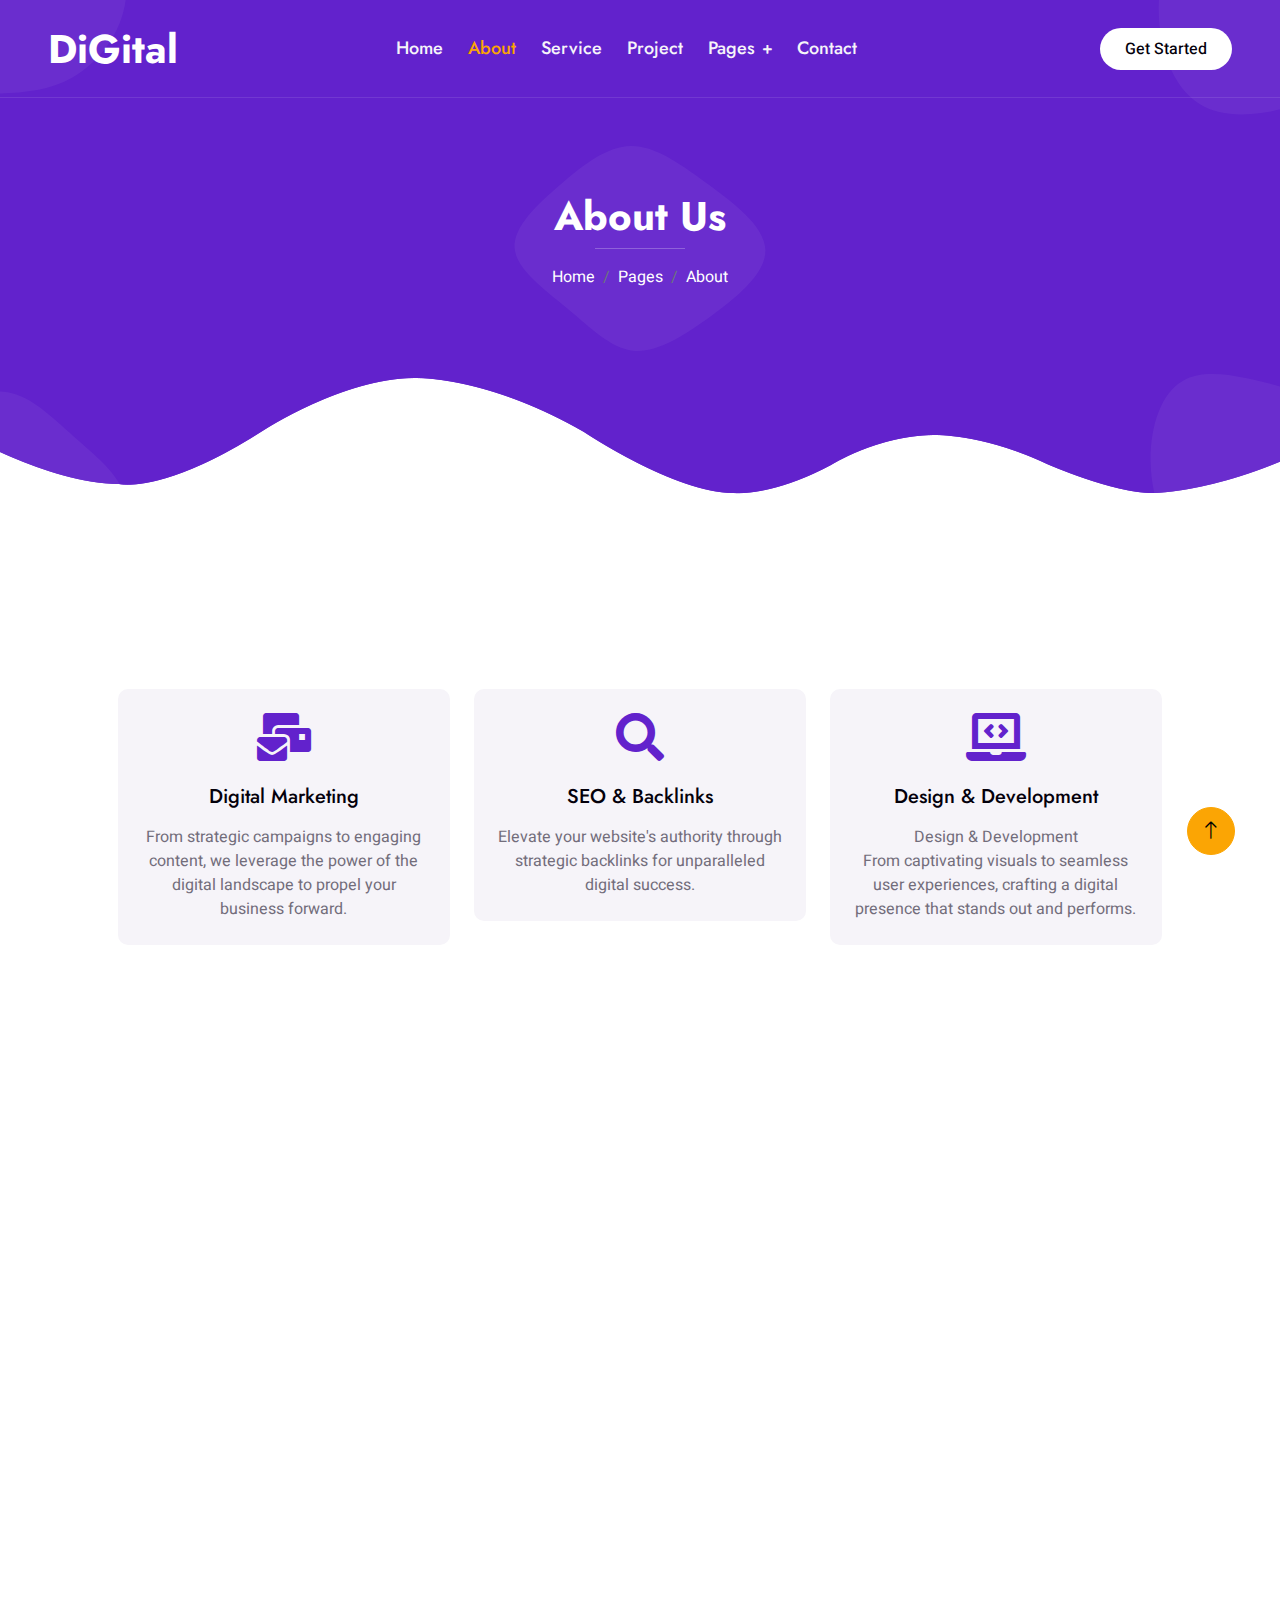
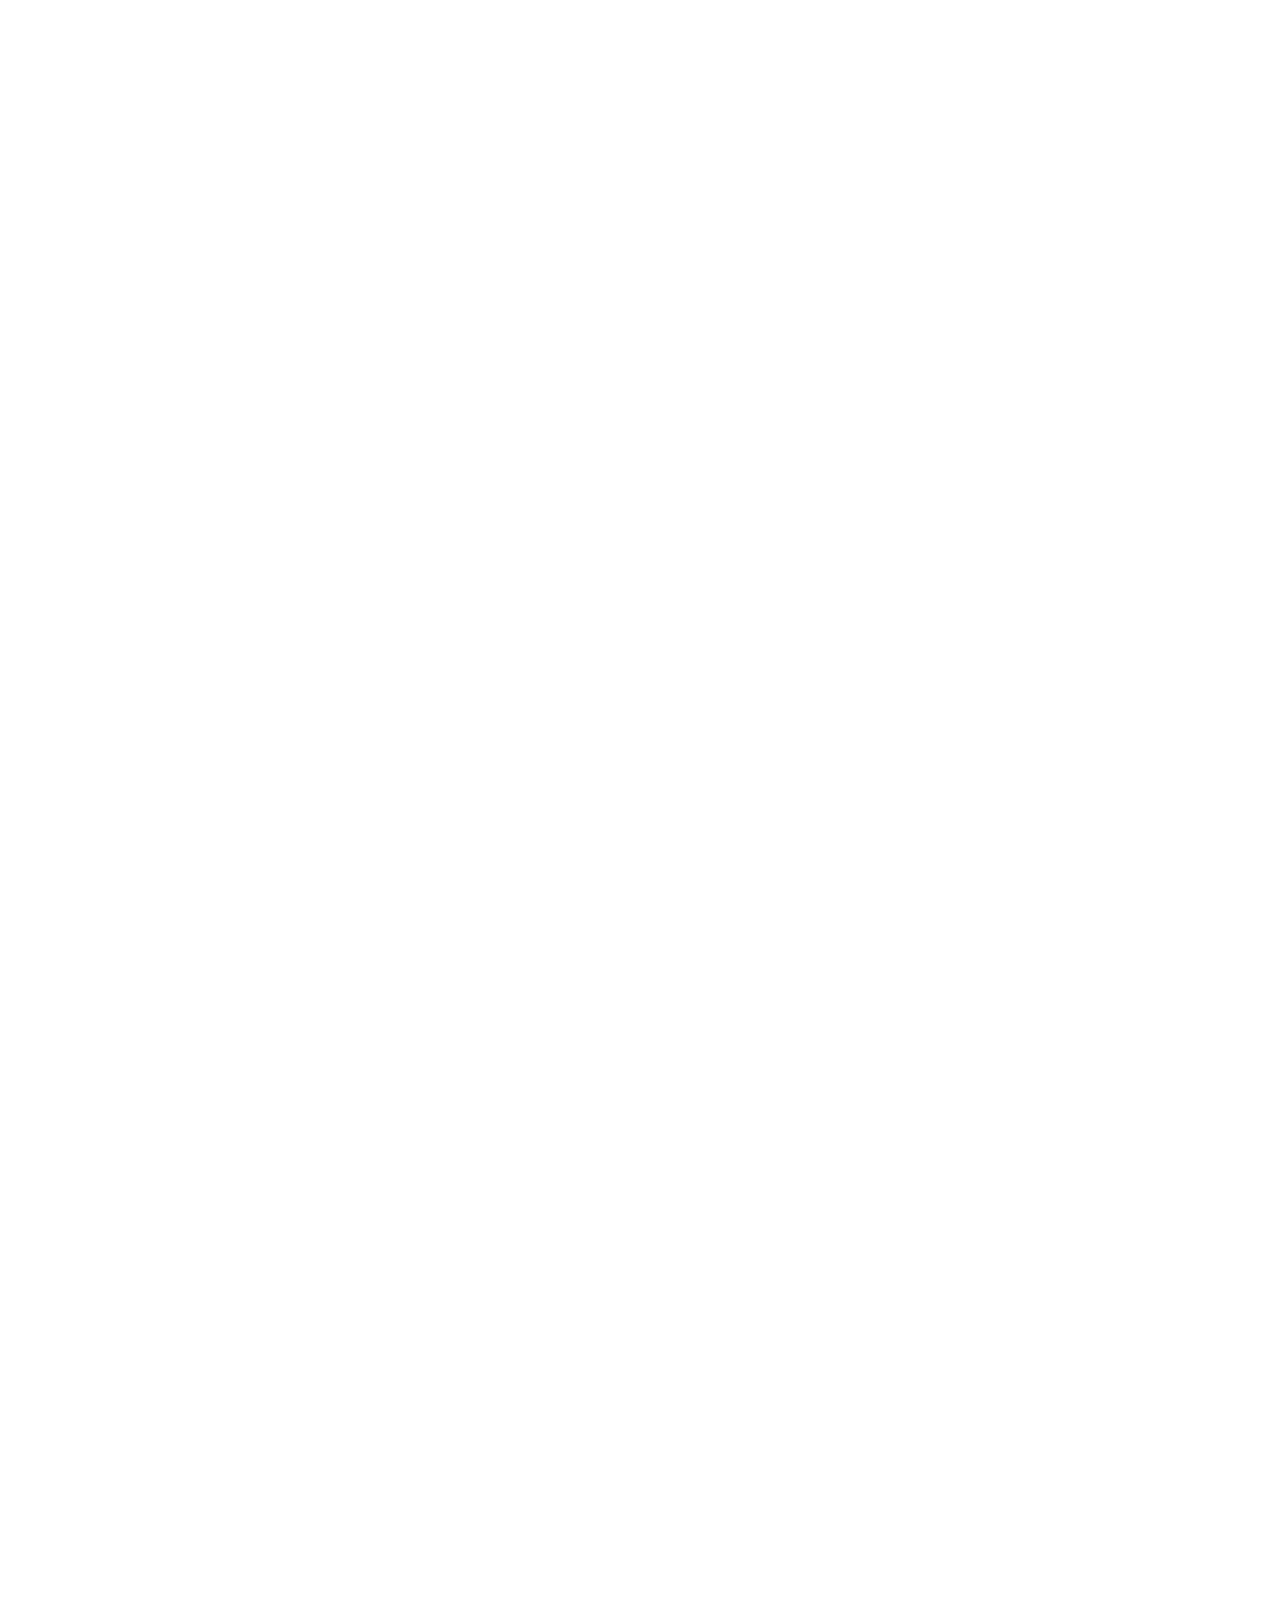
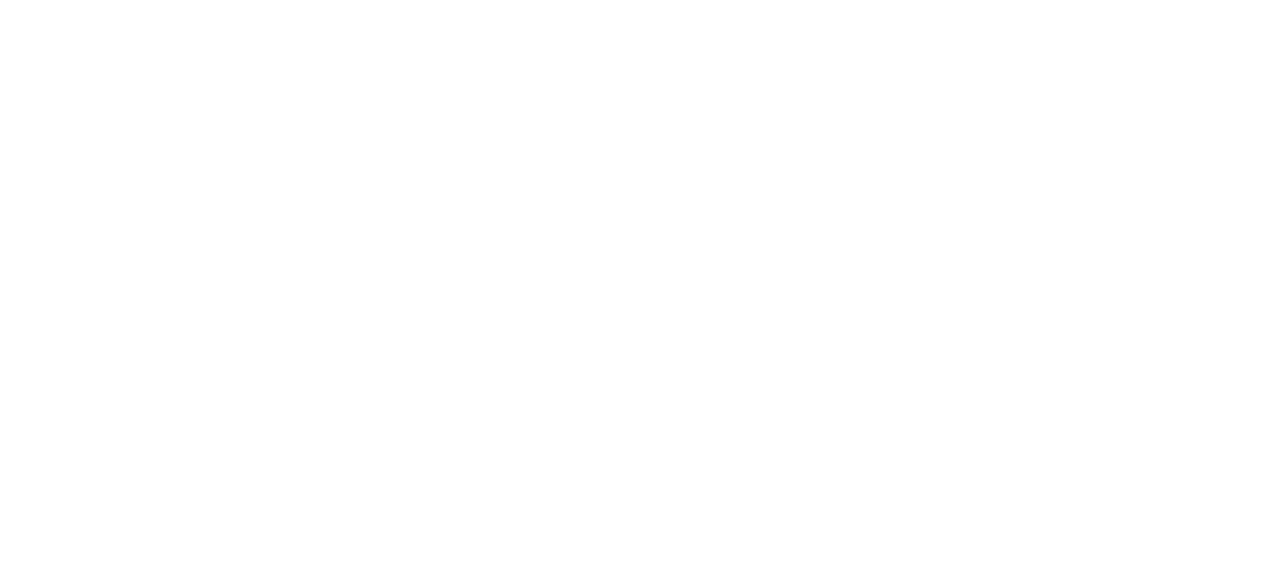
<file: Task1/landing page for a digital marketing company/about.html>
<!DOCTYPE html>
<html lang="en">

<head>
    <meta charset="utf-8">
    <title>DGital - Digital Agency HTML Template</title>
    <meta content="width=device-width, initial-scale=1.0" name="viewport">
    <meta content="" name="keywords">
    <meta content="" name="description">

    <!-- Favicon -->
    <link href="img/favicon.ico" rel="icon">

    <!-- Google Web Fonts -->
    <link rel="preconnect" href="https://fonts.googleapis.com">
    <link rel="preconnect" href="https://fonts.gstatic.com" crossorigin>
    <link href="https://fonts.googleapis.com/css2?family=Heebo:wght@400;500&family=Jost:wght@500;600;700&display=swap" rel="stylesheet"> 

    <!-- Icon Font Stylesheet -->
    <link href="https://cdnjs.cloudflare.com/ajax/libs/font-awesome/5.10.0/css/all.min.css" rel="stylesheet">
    <link href="https://cdn.jsdelivr.net/npm/bootstrap-icons@1.4.1/font/bootstrap-icons.css" rel="stylesheet">

    <!-- Libraries Stylesheet -->
    <link href="lib/animate/animate.min.css" rel="stylesheet">
    <link href="lib/owlcarousel/assets/owl.carousel.min.css" rel="stylesheet">
    <link href="lib/lightbox/css/lightbox.min.css" rel="stylesheet">

    <!-- Customized Bootstrap Stylesheet -->
    <link href="css/bootstrap.min.css" rel="stylesheet">

    <!-- Template Stylesheet -->
    <link href="css/style.css" rel="stylesheet">
</head>

<body>
    <div class="container-xxl bg-white p-0">
        <!-- Spinner Start -->
        <div id="spinner" class="show bg-white position-fixed translate-middle w-100 vh-100 top-50 start-50 d-flex align-items-center justify-content-center">
            <div class="spinner-grow text-primary" style="width: 3rem; height: 3rem;" role="status">
                <span class="sr-only">Loading...</span>
            </div>
        </div>
        <!-- Spinner End -->


        <!-- Navbar & Hero Start -->
        <div class="container-xxl position-relative p-0">
            <nav class="navbar navbar-expand-lg navbar-light px-4 px-lg-5 py-3 py-lg-0">
                <a href="" class="navbar-brand p-0">
                    <h1 class="m-0">DiGital</h1>
                    <!-- <img src="img/logo.png" alt="Logo"> -->
                </a>
                <button class="navbar-toggler" type="button" data-bs-toggle="collapse" data-bs-target="#navbarCollapse">
                    <span class="fa fa-bars"></span>
                </button>
                <div class="collapse navbar-collapse" id="navbarCollapse">
                    <div class="navbar-nav mx-auto py-0">
                        <a href="index.html" class="nav-item nav-link">Home</a>
                        <a href="about.html" class="nav-item nav-link active">About</a>
                        <a href="service.html" class="nav-item nav-link">Service</a>
                        <a href="project.html" class="nav-item nav-link">Project</a>
                        <div class="nav-item dropdown">
                            <a href="#" class="nav-link dropdown-toggle" data-bs-toggle="dropdown">Pages</a>
                            <div class="dropdown-menu m-0">
                                <a href="team.html" class="dropdown-item">Our Team</a>
                                <a href="testimonial.html" class="dropdown-item">Testimonial</a>
                                <a href="404.html" class="dropdown-item">404 Page</a>
                            </div>
                        </div>
                        <a href="contact.html" class="nav-item nav-link">Contact</a>
                    </div>
                    <a href="" class="btn rounded-pill py-2 px-4 ms-3 d-none d-lg-block">Get Started</a>
                </div>
            </nav>

            <div class="container-xxl py-5 bg-primary hero-header">
                <div class="container my-5 py-5 px-lg-5">
                    <div class="row g-5 py-5">
                        <div class="col-12 text-center">
                            <h1 class="text-white animated slideInDown">About Us</h1>
                            <hr class="bg-white mx-auto mt-0" style="width: 90px;">
                            <nav aria-label="breadcrumb">
                                <ol class="breadcrumb justify-content-center">
                                    <li class="breadcrumb-item"><a class="text-white" href="#">Home</a></li>
                                    <li class="breadcrumb-item"><a class="text-white" href="#">Pages</a></li>
                                    <li class="breadcrumb-item text-white active" aria-current="page">About</li>
                                </ol>
                            </nav>
                        </div>
                    </div>
                </div>
            </div>
        </div>
        <!-- Navbar & Hero End -->


        <!-- Feature Start -->
        <div class="container-xxl py-5">
            <div class="container py-5 px-lg-5">
                <div class="row g-4">
                    <div class="col-lg-4 wow fadeInUp" data-wow-delay="0.1s">
                        <div class="feature-item bg-light rounded text-center p-4">
                            <i class="fa fa-3x fa-mail-bulk text-primary mb-4"></i>
                            <h5 class="mb-3">Digital Marketing</h5>
                            <p class="m-0">From strategic campaigns to engaging content, we leverage the power of the digital landscape to propel your business forward.</p>
                        </div>
                    </div>
                    <div class="col-lg-4 wow fadeInUp" data-wow-delay="0.3s">
                        <div class="feature-item bg-light rounded text-center p-4">
                            <i class="fa fa-3x fa-search text-primary mb-4"></i>
                            <h5 class="mb-3">SEO & Backlinks</h5>
                            <p class="m-0">Elevate your website's authority through strategic backlinks for unparalleled digital success.</p>
                        </div>
                    </div>
                    <div class="col-lg-4 wow fadeInUp" data-wow-delay="0.5s">
                        <div class="feature-item bg-light rounded text-center p-4">
                            <i class="fa fa-3x fa-laptop-code text-primary mb-4"></i>
                            <h5 class="mb-3">Design & Development</h5>
                            <p class="m-0">Design & Development</h5>
                                <p class="m-0">From captivating visuals to seamless user experiences, 
                                    crafting a digital 
                                    presence that stands out and performs.</p>
                        </div>
                    </div>
                </div>
            </div>
        </div>
        <!-- Feature End -->


        <!-- About Start -->
        <div class="container-xxl py-5">
            <div class="container py-5 px-lg-5">
                <div class="row g-5 align-items-center">
                    <div class="col-lg-6 wow fadeInUp" data-wow-delay="0.1s">
                        <p class="section-title text-secondary">About Us<span></span></p>
                        <h1 class="mb-5">#1 Digital solution with 10 years of experience</h1>
                        <p class="mb-4">Pioneering excellence with a decade of proven expertise. Elevate your digital 
                            journey with our seasoned experience and innovative solutions.</p>
                        <div class="skill mb-4">
                            <div class="d-flex justify-content-between">
                                <p class="mb-2">Digital Marketing</p>
                                <p class="mb-2">85%</p>
                            </div>
                            <div class="progress">
                                <div class="progress-bar bg-primary" role="progressbar" aria-valuenow="85" aria-valuemin="0" aria-valuemax="100"></div>
                            </div>
                        </div>
                        <div class="skill mb-4">
                            <div class="d-flex justify-content-between">
                                <p class="mb-2">SEO & Backlinks</p>
                                <p class="mb-2">90%</p>
                            </div>
                            <div class="progress">
                                <div class="progress-bar bg-secondary" role="progressbar" aria-valuenow="90" aria-valuemin="0" aria-valuemax="100"></div>
                            </div>
                        </div>
                        <div class="skill mb-4">
                            <div class="d-flex justify-content-between">
                                <p class="mb-2">Design & Development</p>
                                <p class="mb-2">95%</p>
                            </div>
                            <div class="progress">
                                <div class="progress-bar bg-dark" role="progressbar" aria-valuenow="95" aria-valuemin="0" aria-valuemax="100"></div>
                            </div>
                        </div>
                        <a href="" class="btn btn-primary py-sm-3 px-sm-5 rounded-pill mt-3">Read More</a>
                    </div>
                    <div class="col-lg-6">
                        <img class="img-fluid wow zoomIn" data-wow-delay="0.5s" src="img/about.png">
                    </div>
                </div>
            </div>
        </div>
        <!-- About End -->


        <!-- Facts Start -->
        <div class="container-xxl bg-primary fact py-5 wow fadeInUp" data-wow-delay="0.1s">
            <div class="container py-5 px-lg-5">
                <div class="row g-4">
                    <div class="col-md-6 col-lg-3 text-center wow fadeIn" data-wow-delay="0.1s">
                        <i class="fa fa-certificate fa-3x text-secondary mb-3"></i>
                        <h1 class="text-white mb-2" data-toggle="counter-up">1234</h1>
                        <p class="text-white mb-0">Years Experience</p>
                    </div>
                    <div class="col-md-6 col-lg-3 text-center wow fadeIn" data-wow-delay="0.3s">
                        <i class="fa fa-users-cog fa-3x text-secondary mb-3"></i>
                        <h1 class="text-white mb-2" data-toggle="counter-up">1234</h1>
                        <p class="text-white mb-0">Team Members</p>
                    </div>
                    <div class="col-md-6 col-lg-3 text-center wow fadeIn" data-wow-delay="0.5s">
                        <i class="fa fa-users fa-3x text-secondary mb-3"></i>
                        <h1 class="text-white mb-2" data-toggle="counter-up">1234</h1>
                        <p class="text-white mb-0">Satisfied Clients</p>
                    </div>
                    <div class="col-md-6 col-lg-3 text-center wow fadeIn" data-wow-delay="0.7s">
                        <i class="fa fa-check fa-3x text-secondary mb-3"></i>
                        <h1 class="text-white mb-2" data-toggle="counter-up">1234</h1>
                        <p class="text-white mb-0">Compleate Projects</p>
                    </div>
                </div>
            </div>
        </div>
        <!-- Facts End -->
        

        <!-- Team Start -->
        <div class="container-xxl py-5">
            <div class="container py-5 px-lg-5">
                <div class="wow fadeInUp" data-wow-delay="0.1s">
                    <p class="section-title text-secondary justify-content-center"><span></span>Our Team<span></span></p>
                    <h1 class="text-center mb-5">Our Team Members</h1>
                </div>
                <div class="row g-4">
                    <div class="col-lg-4 col-md-6 wow fadeInUp" data-wow-delay="0.1s">
                        <div class="team-item bg-light rounded">
                            <div class="text-center border-bottom p-4">
                                <img class="img-fluid rounded-circle mb-4" src="img/team-1.jpg" alt="">
                                <h5>John Doe</h5>
                                <span>CEO & Founder</span>
                            </div>
                            <div class="d-flex justify-content-center p-4">
                                <a class="btn btn-square mx-1" href=""><i class="fab fa-facebook-f"></i></a>
                                <a class="btn btn-square mx-1" href=""><i class="fab fa-twitter"></i></a>
                                <a class="btn btn-square mx-1" href=""><i class="fab fa-instagram"></i></a>
                                <a class="btn btn-square mx-1" href=""><i class="fab fa-linkedin-in"></i></a>
                            </div>
                        </div>
                    </div>
                    <div class="col-lg-4 col-md-6 wow fadeInUp" data-wow-delay="0.3s">
                        <div class="team-item bg-light rounded">
                            <div class="text-center border-bottom p-4">
                                <img class="img-fluid rounded-circle mb-4" src="img/team-2.jpg" alt="">
                                <h5>Jessica Brown</h5>
                                <span>Web Designer</span>
                            </div>
                            <div class="d-flex justify-content-center p-4">
                                <a class="btn btn-square mx-1" href=""><i class="fab fa-facebook-f"></i></a>
                                <a class="btn btn-square mx-1" href=""><i class="fab fa-twitter"></i></a>
                                <a class="btn btn-square mx-1" href=""><i class="fab fa-instagram"></i></a>
                                <a class="btn btn-square mx-1" href=""><i class="fab fa-linkedin-in"></i></a>
                            </div>
                        </div>
                    </div>
                    <div class="col-lg-4 col-md-6 wow fadeInUp" data-wow-delay="0.5s">
                        <div class="team-item bg-light rounded">
                            <div class="text-center border-bottom p-4">
                                <img class="img-fluid rounded-circle mb-4" src="img/team-3.jpg" alt="">
                                <h5>Tony Johnson</h5>
                                <span>SEO Expert</span>
                            </div>
                            <div class="d-flex justify-content-center p-4">
                                <a class="btn btn-square mx-1" href=""><i class="fab fa-facebook-f"></i></a>
                                <a class="btn btn-square mx-1" href=""><i class="fab fa-twitter"></i></a>
                                <a class="btn btn-square mx-1" href=""><i class="fab fa-instagram"></i></a>
                                <a class="btn btn-square mx-1" href=""><i class="fab fa-linkedin-in"></i></a>
                            </div>
                        </div>
                    </div>
                </div>
            </div>
        </div>
        <!-- Team End -->
        

        <!-- Footer Start -->
        <div class="container-fluid bg-primary text-light footer wow fadeIn" data-wow-delay="0.1s">
            <div class="container py-5 px-lg-5">
                <div class="row g-5">
                    <div class="col-md-6 col-lg-3">
                        <p class="section-title text-white h5 mb-4">Address<span></span></p>
                        <p><i class="fa fa-map-marker-alt me-3"></i>Location, City, Country</p>
                        <p><i class="fa fa-phone-alt me-3"></i>+012 345 67890</p>
                        <p><i class="fa fa-envelope me-3"></i>info@example.com</p>
                        <div class="d-flex pt-2">
                            <a class="btn btn-outline-light btn-social" href=""><i class="fab fa-twitter"></i></a>
                            <a class="btn btn-outline-light btn-social" href=""><i class="fab fa-facebook-f"></i></a>
                            <a class="btn btn-outline-light btn-social" href=""><i class="fab fa-instagram"></i></a>
                            <a class="btn btn-outline-light btn-social" href=""><i class="fab fa-linkedin-in"></i></a>
                        </div>
                    </div>
                    <div class="col-md-6 col-lg-3">
                        <p class="section-title text-white h5 mb-4">Quick Link<span></span></p>
                        <a class="btn btn-link" href="">About Us</a>
                        <a class="btn btn-link" href="">Contact Us</a>
                        <a class="btn btn-link" href="">Privacy Policy</a>
                        <a class="btn btn-link" href="">Terms & Condition</a>
                        <a class="btn btn-link" href="">Career</a>
                    </div>
                    <div class="col-md-6 col-lg-3">
                        <p class="section-title text-white h5 mb-4">Gallery<span></span></p>
                        <div class="row g-2">
                            <div class="col-4">
                                <img class="img-fluid" src="img/portfolio-1.jpg" alt="Image">
                            </div>
                            <div class="col-4">
                                <img class="img-fluid" src="img/portfolio-2.jpg" alt="Image">
                            </div>
                            <div class="col-4">
                                <img class="img-fluid" src="img/portfolio-3.jpg" alt="Image">
                            </div>
                            <div class="col-4">
                                <img class="img-fluid" src="img/portfolio-4.jpg" alt="Image">
                            </div>
                            <div class="col-4">
                                <img class="img-fluid" src="img/portfolio-5.jpg" alt="Image">
                            </div>
                            <div class="col-4">
                                <img class="img-fluid" src="img/portfolio-6.jpg" alt="Image">
                            </div>
                        </div>
                    </div>
                    <div class="col-md-6 col-lg-3">
                        <p class="section-title text-white h5 mb-4">Newsletter<span></span></p>
                        <p>Stay in the loop with our newsletter! Explore the latest trends, insights, and updates from our intelligent and creative world.</p>
                        <div class="position-relative w-100 mt-3">
                            <input class="form-control border-0 rounded-pill w-100 ps-4 pe-5" type="text" placeholder="Your Email" style="height: 48px;">
                            <button type="button" class="btn shadow-none position-absolute top-0 end-0 mt-1 me-2"><i class="fa fa-paper-plane text-primary fs-4"></i></button>
                        </div>
                    </div>
                </div>
            </div>
            <div class="container px-lg-5">
                <div class="copyright">
                    <div class="row">
                        <div class="col-md-6 text-center text-md-start mb-3 mb-md-0">
                            &copy; <a class="border-bottom" href="#">Your Site Name</a>, All Right Reserved. 
							
							
							Designed By Gowtham
                        </div>
                        <div class="col-md-6 text-center text-md-end">
                            <div class="footer-menu">
                                <a href="">Home</a>
                                <a href="">Cookies</a>
                                <a href="">Help</a>
                                <a href="">FQAs</a>
                            </div>
                        </div>
                    </div>
                </div>
            </div>
        </div>
        <!-- Footer End -->


        <!-- Back to Top -->
        <a href="#" class="btn btn-lg btn-secondary btn-lg-square back-to-top"><i class="bi bi-arrow-up"></i></a>
    </div>

    <!-- JavaScript Libraries -->
    <script src="https://code.jquery.com/jquery-3.4.1.min.js"></script>
    <script src="https://cdn.jsdelivr.net/npm/bootstrap@5.0.0/dist/js/bootstrap.bundle.min.js"></script>
    <script src="lib/wow/wow.min.js"></script>
    <script src="lib/easing/easing.min.js"></script>
    <script src="lib/waypoints/waypoints.min.js"></script>
    <script src="lib/counterup/counterup.min.js"></script>
    <script src="lib/owlcarousel/owl.carousel.min.js"></script>
    <script src="lib/isotope/isotope.pkgd.min.js"></script>
    <script src="lib/lightbox/js/lightbox.min.js"></script>

    <!-- Template Javascript -->
    <script src="js/main.js"></script>
</body>

</html>
</file>
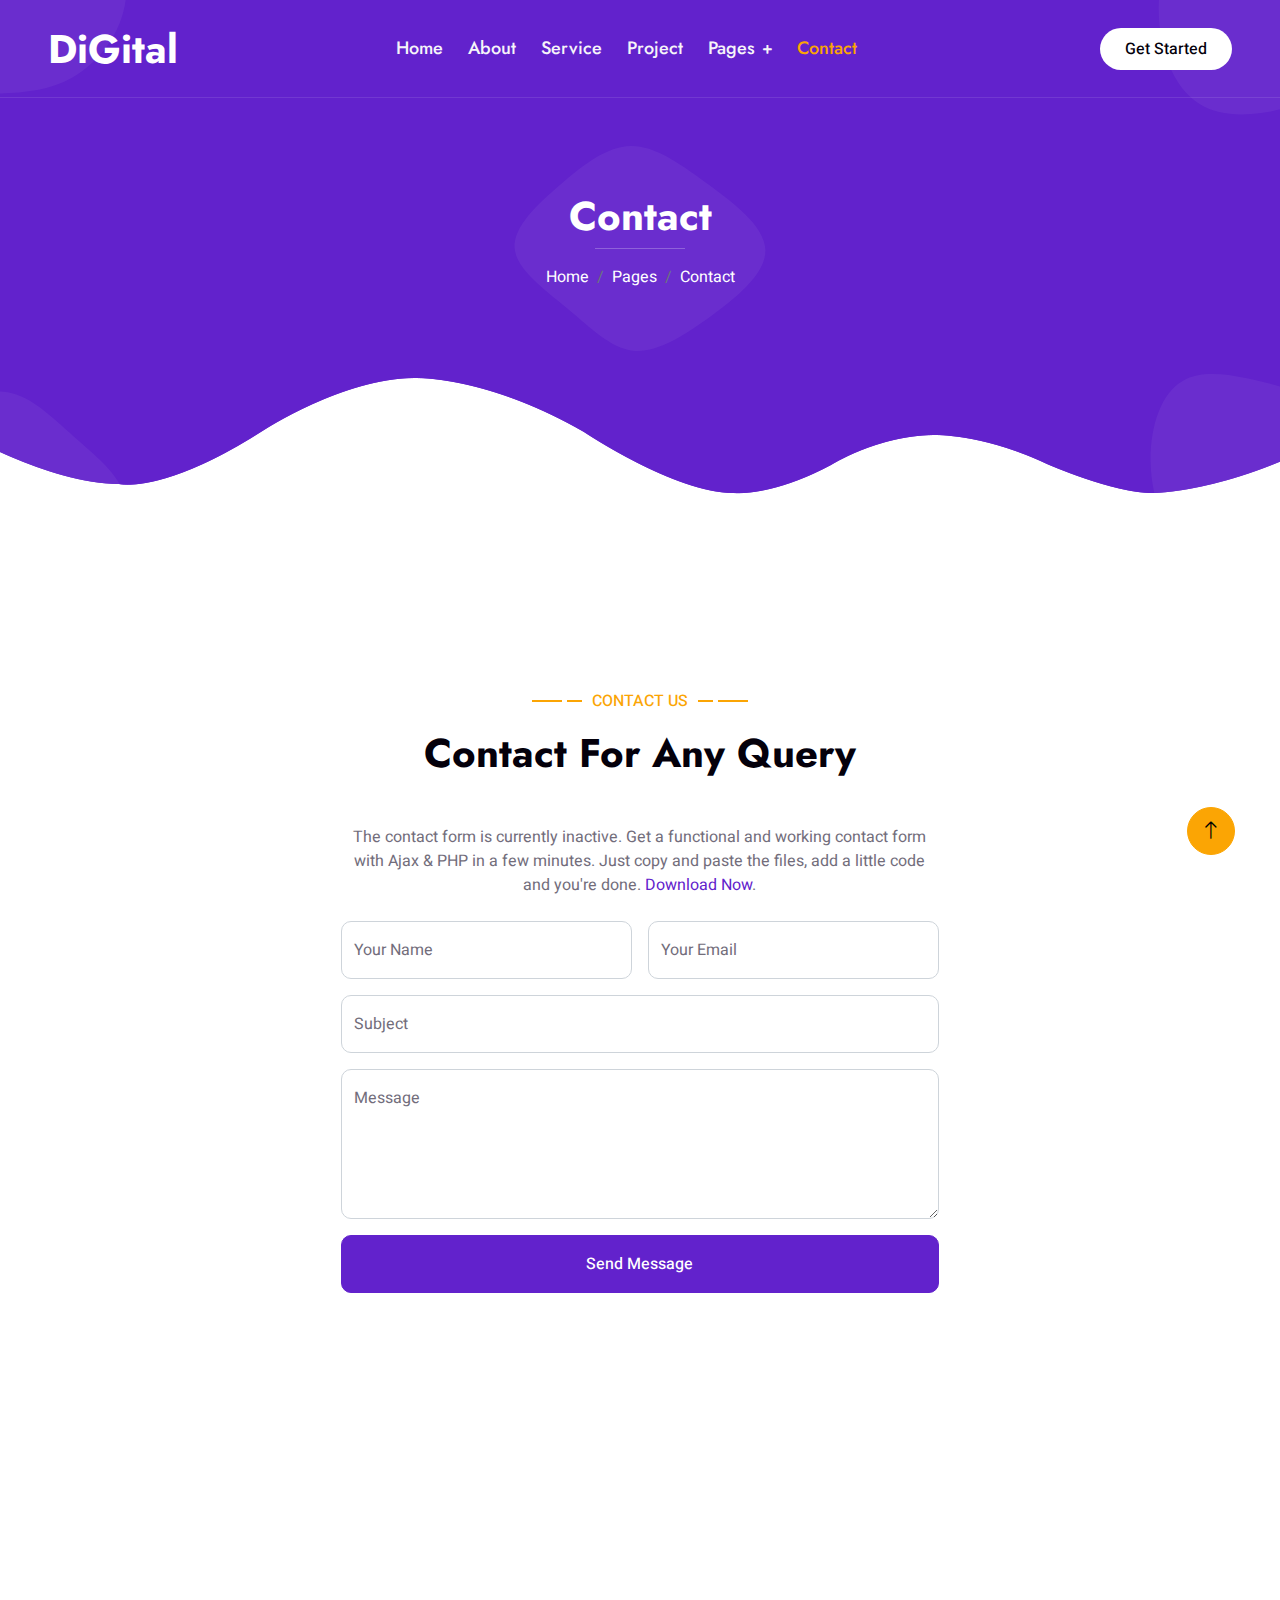
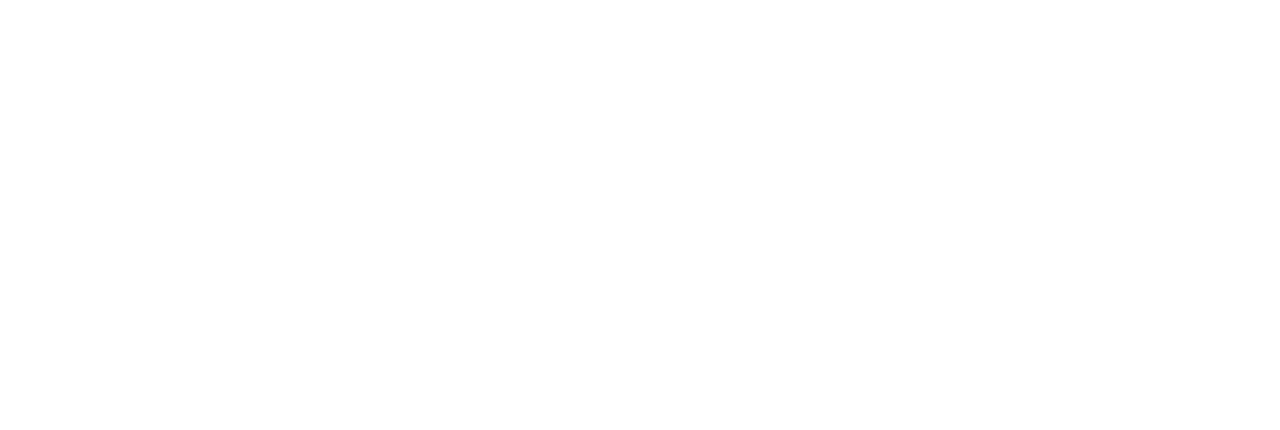
<file: Task1/landing page for a digital marketing company/contact.html>
<!DOCTYPE html>
<html lang="en">

<head>
    <meta charset="utf-8">
    <title>DiGital - Digital Agency HTML Template</title>
    <meta content="width=device-width, initial-scale=1.0" name="viewport">
    <meta content="" name="keywords">
    <meta content="" name="description">

    <!-- Favicon -->
    <link href="img/favicon.ico" rel="icon">

    <!-- Google Web Fonts -->
    <link rel="preconnect" href="https://fonts.googleapis.com">
    <link rel="preconnect" href="https://fonts.gstatic.com" crossorigin>
    <link href="https://fonts.googleapis.com/css2?family=Heebo:wght@400;500&family=Jost:wght@500;600;700&display=swap" rel="stylesheet"> 

    <!-- Icon Font Stylesheet -->
    <link href="https://cdnjs.cloudflare.com/ajax/libs/font-awesome/5.10.0/css/all.min.css" rel="stylesheet">
    <link href="https://cdn.jsdelivr.net/npm/bootstrap-icons@1.4.1/font/bootstrap-icons.css" rel="stylesheet">

    <!-- Libraries Stylesheet -->
    <link href="lib/animate/animate.min.css" rel="stylesheet">
    <link href="lib/owlcarousel/assets/owl.carousel.min.css" rel="stylesheet">
    <link href="lib/lightbox/css/lightbox.min.css" rel="stylesheet">

    <!-- Customized Bootstrap Stylesheet -->
    <link href="css/bootstrap.min.css" rel="stylesheet">

    <!-- Template Stylesheet -->
    <link href="css/style.css" rel="stylesheet">
</head>

<body>
    <div class="container-xxl bg-white p-0">
        <!-- Spinner Start -->
        <div id="spinner" class="show bg-white position-fixed translate-middle w-100 vh-100 top-50 start-50 d-flex align-items-center justify-content-center">
            <div class="spinner-grow text-primary" style="width: 3rem; height: 3rem;" role="status">
                <span class="sr-only">Loading...</span>
            </div>
        </div>
        <!-- Spinner End -->


        <!-- Navbar & Hero Start -->
        <div class="container-xxl position-relative p-0">
            <nav class="navbar navbar-expand-lg navbar-light px-4 px-lg-5 py-3 py-lg-0">
                <a href="" class="navbar-brand p-0">
                    <h1 class="m-0">DiGital</h1>
                    <!-- <img src="img/logo.png" alt="Logo"> -->
                </a>
                <button class="navbar-toggler" type="button" data-bs-toggle="collapse" data-bs-target="#navbarCollapse">
                    <span class="fa fa-bars"></span>
                </button>
                <div class="collapse navbar-collapse" id="navbarCollapse">
                    <div class="navbar-nav mx-auto py-0">
                        <a href="index.html" class="nav-item nav-link">Home</a>
                        <a href="about.html" class="nav-item nav-link">About</a>
                        <a href="service.html" class="nav-item nav-link">Service</a>
                        <a href="project.html" class="nav-item nav-link">Project</a>
                        <div class="nav-item dropdown">
                            <a href="#" class="nav-link dropdown-toggle" data-bs-toggle="dropdown">Pages</a>
                            <div class="dropdown-menu m-0">
                                <a href="team.html" class="dropdown-item">Our Team</a>
                                <a href="testimonial.html" class="dropdown-item">Testimonial</a>
                                <a href="404.html" class="dropdown-item">404 Page</a>
                            </div>
                        </div>
                        <a href="contact.html" class="nav-item nav-link active">Contact</a>
                    </div>
                    <a href="" class="btn rounded-pill py-2 px-4 ms-3 d-none d-lg-block">Get Started</a>
                </div>
            </nav>

            <div class="container-xxl py-5 bg-primary hero-header">
                <div class="container my-5 py-5 px-lg-5">
                    <div class="row g-5 py-5">
                        <div class="col-12 text-center">
                            <h1 class="text-white animated slideInDown">Contact</h1>
                            <hr class="bg-white mx-auto mt-0" style="width: 90px;">
                            <nav aria-label="breadcrumb">
                                <ol class="breadcrumb justify-content-center">
                                    <li class="breadcrumb-item"><a class="text-white" href="#">Home</a></li>
                                    <li class="breadcrumb-item"><a class="text-white" href="#">Pages</a></li>
                                    <li class="breadcrumb-item text-white active" aria-current="page">Contact</li>
                                </ol>
                            </nav>
                        </div>
                    </div>
                </div>
            </div>
        </div>
        <!-- Navbar & Hero End -->


        <!-- Contact Start -->
        <div class="container-xxl py-5">
            <div class="container py-5 px-lg-5">
                <div class="wow fadeInUp" data-wow-delay="0.1s">
                    <p class="section-title text-secondary justify-content-center"><span></span>Contact Us<span></span></p>
                    <h1 class="text-center mb-5">Contact For Any Query</h1>
                </div>
                <div class="row justify-content-center">
                    <div class="col-lg-7">
                        <div class="wow fadeInUp" data-wow-delay="0.3s">
                            <p class="text-center mb-4">The contact form is currently inactive. Get a functional and 
                                working contact form with Ajax & PHP in a few minutes. 
                                Just copy and paste the files, add a little code and you're done. <a href="#">Download Now</a>.</p>
                            <form>
                                <div class="row g-3">
                                    <div class="col-md-6">
                                        <div class="form-floating">
                                            <input type="text" class="form-control" id="name" placeholder="Your Name">
                                            <label for="name">Your Name</label>
                                        </div>
                                    </div>
                                    <div class="col-md-6">
                                        <div class="form-floating">
                                            <input type="email" class="form-control" id="email" placeholder="Your Email">
                                            <label for="email">Your Email</label>
                                        </div>
                                    </div>
                                    <div class="col-12">
                                        <div class="form-floating">
                                            <input type="text" class="form-control" id="subject" placeholder="Subject">
                                            <label for="subject">Subject</label>
                                        </div>
                                    </div>
                                    <div class="col-12">
                                        <div class="form-floating">
                                            <textarea class="form-control" placeholder="Leave a message here" id="message" style="height: 150px"></textarea>
                                            <label for="message">Message</label>
                                        </div>
                                    </div>
                                    <div class="col-12">
                                        <button class="btn btn-primary w-100 py-3" type="submit">Send Message</button>
                                    </div>
                                </div>
                            </form>
                        </div>
                    </div>
                </div>
            </div>
        </div>
        <!-- Contact End -->
        

        <!-- Footer Start -->
        <div class="container-fluid bg-primary text-light footer wow fadeIn" data-wow-delay="0.1s">
            <div class="container py-5 px-lg-5">
                <div class="row g-5">
                    <div class="col-md-6 col-lg-3">
                        <p class="section-title text-white h5 mb-4">Address<span></span></p>
                        <p><i class="fa fa-map-marker-alt me-3"></i>Location, City, Country</p>
                        <p><i class="fa fa-phone-alt me-3"></i>+012 345 67890</p>
                        <p><i class="fa fa-envelope me-3"></i>info@example.com</p>
                        <div class="d-flex pt-2">
                            <a class="btn btn-outline-light btn-social" href=""><i class="fab fa-twitter"></i></a>
                            <a class="btn btn-outline-light btn-social" href=""><i class="fab fa-facebook-f"></i></a>
                            <a class="btn btn-outline-light btn-social" href=""><i class="fab fa-instagram"></i></a>
                            <a class="btn btn-outline-light btn-social" href=""><i class="fab fa-linkedin-in"></i></a>
                        </div>
                    </div>
                    <div class="col-md-6 col-lg-3">
                        <p class="section-title text-white h5 mb-4">Quick Link<span></span></p>
                        <a class="btn btn-link" href="">About Us</a>
                        <a class="btn btn-link" href="">Contact Us</a>
                        <a class="btn btn-link" href="">Privacy Policy</a>
                        <a class="btn btn-link" href="">Terms & Condition</a>
                        <a class="btn btn-link" href="">Career</a>
                    </div>
                    <div class="col-md-6 col-lg-3">
                        <p class="section-title text-white h5 mb-4">Gallery<span></span></p>
                        <div class="row g-2">
                            <div class="col-4">
                                <img class="img-fluid" src="img/portfolio-1.jpg" alt="Image">
                            </div>
                            <div class="col-4">
                                <img class="img-fluid" src="img/portfolio-2.jpg" alt="Image">
                            </div>
                            <div class="col-4">
                                <img class="img-fluid" src="img/portfolio-3.jpg" alt="Image">
                            </div>
                            <div class="col-4">
                                <img class="img-fluid" src="img/portfolio-4.jpg" alt="Image">
                            </div>
                            <div class="col-4">
                                <img class="img-fluid" src="img/portfolio-5.jpg" alt="Image">
                            </div>
                            <div class="col-4">
                                <img class="img-fluid" src="img/portfolio-6.jpg" alt="Image">
                            </div>
                        </div>
                    </div>
                    <div class="col-md-6 col-lg-3">
                        <p class="section-title text-white h5 mb-4">Newsletter<span></span></p>
                        <p>Stay in the loop with our newsletter! Explore the latest trends, insights, and updates from our intelligent and creative world.</p>
                        <div class="position-relative w-100 mt-3">
                            <input class="form-control border-0 rounded-pill w-100 ps-4 pe-5" type="text" placeholder="Your Email" style="height: 48px;">
                            <button type="button" class="btn shadow-none position-absolute top-0 end-0 mt-1 me-2"><i class="fa fa-paper-plane text-primary fs-4"></i></button>
                        </div>
                    </div>
                </div>
            </div>
            <div class="container px-lg-5">
                <div class="copyright">
                    <div class="row">
                        <div class="col-md-6 text-center text-md-start mb-3 mb-md-0">
                            &copy; <a class="border-bottom" href="#">Your Site Name</a>, All Right Reserved. 
							
							
							Designed By Gowtham
                        </div>
                        <div class="col-md-6 text-center text-md-end">
                            <div class="footer-menu">
                                <a href="">Home</a>
                                <a href="">Cookies</a>
                                <a href="">Help</a>
                                <a href="">FQAs</a>
                            </div>
                        </div>
                    </div>
                </div>
            </div>
        </div>
        <!-- Footer End -->


        <!-- Back to Top -->
        <a href="#" class="btn btn-lg btn-secondary btn-lg-square back-to-top"><i class="bi bi-arrow-up"></i></a>
    </div>

    <!-- JavaScript Libraries -->
    <script src="https://code.jquery.com/jquery-3.4.1.min.js"></script>
    <script src="https://cdn.jsdelivr.net/npm/bootstrap@5.0.0/dist/js/bootstrap.bundle.min.js"></script>
    <script src="lib/wow/wow.min.js"></script>
    <script src="lib/easing/easing.min.js"></script>
    <script src="lib/waypoints/waypoints.min.js"></script>
    <script src="lib/counterup/counterup.min.js"></script>
    <script src="lib/owlcarousel/owl.carousel.min.js"></script>
    <script src="lib/isotope/isotope.pkgd.min.js"></script>
    <script src="lib/lightbox/js/lightbox.min.js"></script>

    <!-- Template Javascript -->
    <script src="js/main.js"></script>
</body>

</html>
</file>
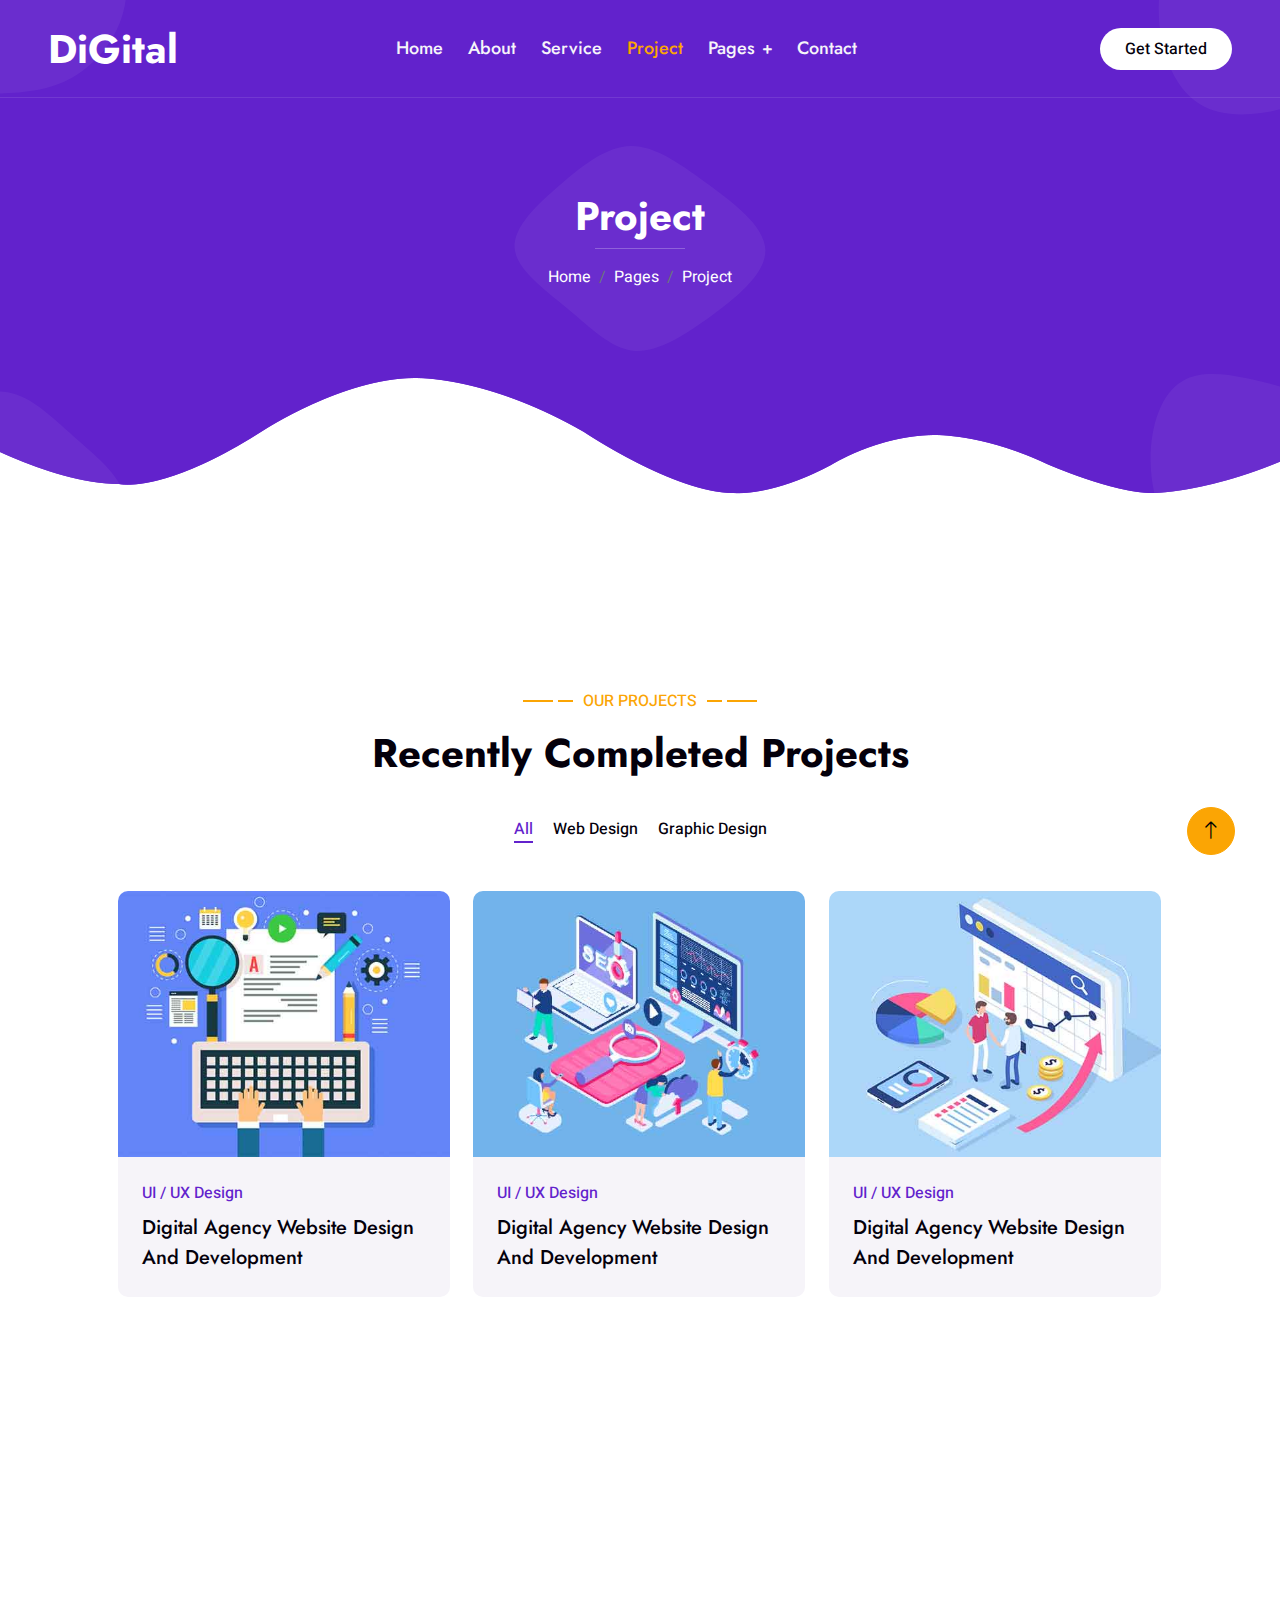
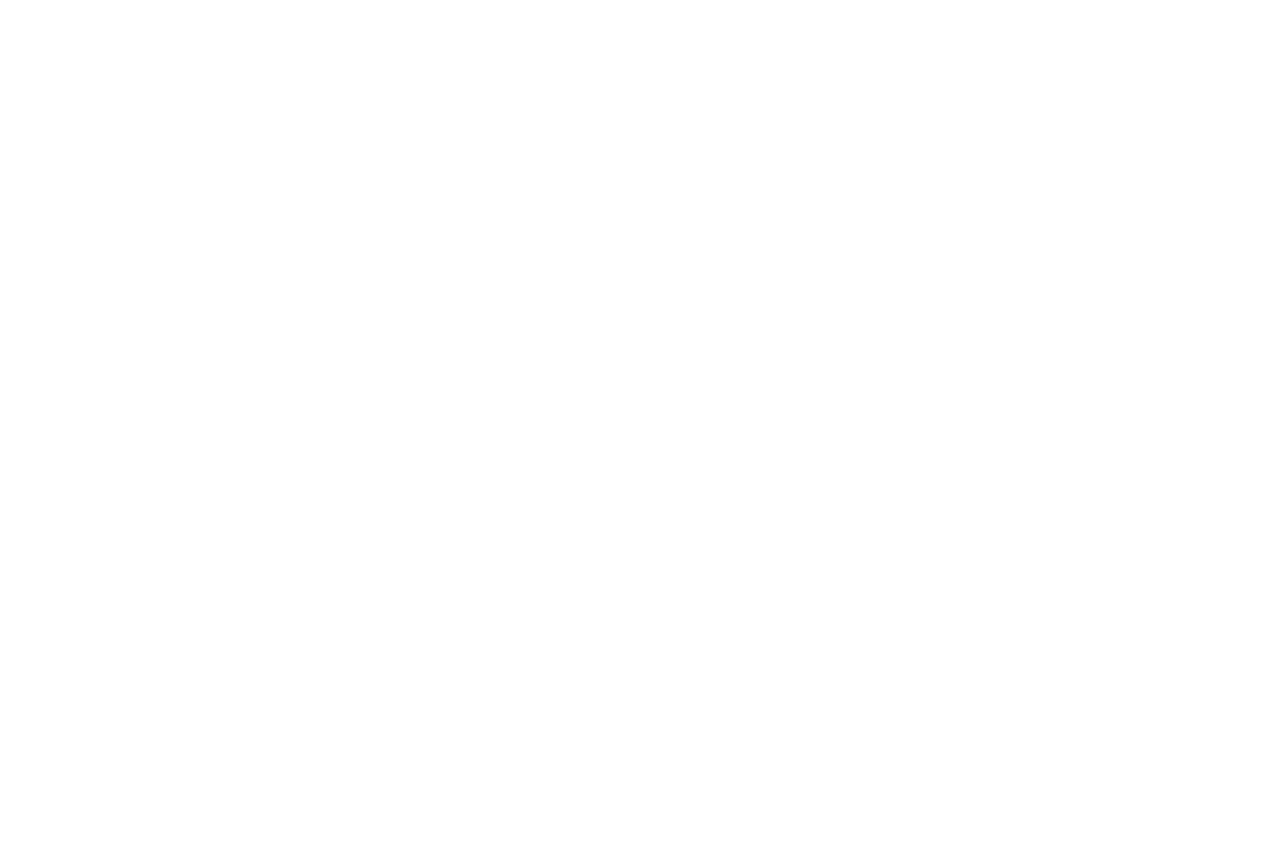
<file: Task1/landing page for a digital marketing company/project.html>
<!DOCTYPE html>
<html lang="en">

<head>
    <meta charset="utf-8">
    <title>DGital - Digital Agency HTML Template</title>
    <meta content="width=device-width, initial-scale=1.0" name="viewport">
    <meta content="" name="keywords">
    <meta content="" name="description">

    <!-- Favicon -->
    <link href="img/favicon.ico" rel="icon">

    <!-- Google Web Fonts -->
    <link rel="preconnect" href="https://fonts.googleapis.com">
    <link rel="preconnect" href="https://fonts.gstatic.com" crossorigin>
    <link href="https://fonts.googleapis.com/css2?family=Heebo:wght@400;500&family=Jost:wght@500;600;700&display=swap" rel="stylesheet"> 

    <!-- Icon Font Stylesheet -->
    <link href="https://cdnjs.cloudflare.com/ajax/libs/font-awesome/5.10.0/css/all.min.css" rel="stylesheet">
    <link href="https://cdn.jsdelivr.net/npm/bootstrap-icons@1.4.1/font/bootstrap-icons.css" rel="stylesheet">

    <!-- Libraries Stylesheet -->
    <link href="lib/animate/animate.min.css" rel="stylesheet">
    <link href="lib/owlcarousel/assets/owl.carousel.min.css" rel="stylesheet">
    <link href="lib/lightbox/css/lightbox.min.css" rel="stylesheet">

    <!-- Customized Bootstrap Stylesheet -->
    <link href="css/bootstrap.min.css" rel="stylesheet">

    <!-- Template Stylesheet -->
    <link href="css/style.css" rel="stylesheet">
</head>

<body>
    <div class="container-xxl bg-white p-0">
        <!-- Spinner Start -->
        <div id="spinner" class="show bg-white position-fixed translate-middle w-100 vh-100 top-50 start-50 d-flex align-items-center justify-content-center">
            <div class="spinner-grow text-primary" style="width: 3rem; height: 3rem;" role="status">
                <span class="sr-only">Loading...</span>
            </div>
        </div>
        <!-- Spinner End -->


        <!-- Navbar & Hero Start -->
        <div class="container-xxl position-relative p-0">
            <nav class="navbar navbar-expand-lg navbar-light px-4 px-lg-5 py-3 py-lg-0">
                <a href="" class="navbar-brand p-0">
                    <h1 class="m-0">DiGital</h1>
                    <!-- <img src="img/logo.png" alt="Logo"> -->
                </a>
                <button class="navbar-toggler" type="button" data-bs-toggle="collapse" data-bs-target="#navbarCollapse">
                    <span class="fa fa-bars"></span>
                </button>
                <div class="collapse navbar-collapse" id="navbarCollapse">
                    <div class="navbar-nav mx-auto py-0">
                        <a href="index.html" class="nav-item nav-link">Home</a>
                        <a href="about.html" class="nav-item nav-link">About</a>
                        <a href="service.html" class="nav-item nav-link">Service</a>
                        <a href="project.html" class="nav-item nav-link active">Project</a>
                        <div class="nav-item dropdown">
                            <a href="#" class="nav-link dropdown-toggle" data-bs-toggle="dropdown">Pages</a>
                            <div class="dropdown-menu m-0">
                                <a href="team.html" class="dropdown-item">Our Team</a>
                                <a href="testimonial.html" class="dropdown-item">Testimonial</a>
                                <a href="404.html" class="dropdown-item">404 Page</a>
                            </div>
                        </div>
                        <a href="contact.html" class="nav-item nav-link">Contact</a>
                    </div>
                    <a href="" class="btn rounded-pill py-2 px-4 ms-3 d-none d-lg-block">Get Started</a>
                </div>
            </nav>

            <div class="container-xxl py-5 bg-primary hero-header">
                <div class="container my-5 py-5 px-lg-5">
                    <div class="row g-5 py-5">
                        <div class="col-12 text-center">
                            <h1 class="text-white animated slideInDown">Project</h1>
                            <hr class="bg-white mx-auto mt-0" style="width: 90px;">
                            <nav aria-label="breadcrumb">
                                <ol class="breadcrumb justify-content-center">
                                    <li class="breadcrumb-item"><a class="text-white" href="#">Home</a></li>
                                    <li class="breadcrumb-item"><a class="text-white" href="#">Pages</a></li>
                                    <li class="breadcrumb-item text-white active" aria-current="page">Project</li>
                                </ol>
                            </nav>
                        </div>
                    </div>
                </div>
            </div>
        </div>
        <!-- Navbar & Hero End -->


        <!-- Projects Start -->
        <div class="container-xxl py-5">
            <div class="container py-5 px-lg-5">
                <div class="wow fadeInUp" data-wow-delay="0.1s">
                    <p class="section-title text-secondary justify-content-center"><span></span>Our Projects<span></span></p>
                    <h1 class="text-center mb-5">Recently Completed Projects</h1>
                </div>
                <div class="row mt-n2 wow fadeInUp" data-wow-delay="0.3s">
                    <div class="col-12 text-center">
                        <ul class="list-inline mb-5" id="portfolio-flters">
                            <li class="mx-2 active" data-filter="*">All</li>
                            <li class="mx-2" data-filter=".first">Web Design</li>
                            <li class="mx-2" data-filter=".second">Graphic Design</li>
                        </ul>
                    </div>
                </div>
                <div class="row g-4 portfolio-container">
                    <div class="col-lg-4 col-md-6 portfolio-item first wow fadeInUp" data-wow-delay="0.1s">
                        <div class="rounded overflow-hidden">
                            <div class="position-relative overflow-hidden">
                                <img class="img-fluid w-100" src="img/portfolio-1.jpg" alt="">
                                <div class="portfolio-overlay">
                                    <a class="btn btn-square btn-outline-light mx-1" href="img/portfolio-1.jpg" data-lightbox="portfolio"><i class="fa fa-eye"></i></a>
                                    <a class="btn btn-square btn-outline-light mx-1" href=""><i class="fa fa-link"></i></a>
                                </div>
                            </div>
                            <div class="bg-light p-4">
                                <p class="text-primary fw-medium mb-2">UI / UX Design</p>
                                <h5 class="lh-base mb-0">Digital Agency Website Design And Development</a>
                            </div>
                        </div>
                    </div>
                    <div class="col-lg-4 col-md-6 portfolio-item second wow fadeInUp" data-wow-delay="0.3s">
                        <div class="rounded overflow-hidden">
                            <div class="position-relative overflow-hidden">
                                <img class="img-fluid w-100" src="img/portfolio-2.jpg" alt="">
                                <div class="portfolio-overlay">
                                    <a class="btn btn-square btn-outline-light mx-1" href="img/portfolio-2.jpg" data-lightbox="portfolio"><i class="fa fa-eye"></i></a>
                                    <a class="btn btn-square btn-outline-light mx-1" href=""><i class="fa fa-link"></i></a>
                                </div>
                            </div>
                            <div class="bg-light p-4">
                                <p class="text-primary fw-medium mb-2">UI / UX Design</p>
                                <h5 class="lh-base mb-0">Digital Agency Website Design And Development</a>
                            </div>
                        </div>
                    </div>
                    <div class="col-lg-4 col-md-6 portfolio-item first wow fadeInUp" data-wow-delay="0.5s">
                        <div class="rounded overflow-hidden">
                            <div class="position-relative overflow-hidden">
                                <img class="img-fluid w-100" src="img/portfolio-3.jpg" alt="">
                                <div class="portfolio-overlay">
                                    <a class="btn btn-square btn-outline-light mx-1" href="img/portfolio-3.jpg" data-lightbox="portfolio"><i class="fa fa-eye"></i></a>
                                    <a class="btn btn-square btn-outline-light mx-1" href=""><i class="fa fa-link"></i></a>
                                </div>
                            </div>
                            <div class="bg-light p-4">
                                <p class="text-primary fw-medium mb-2">UI / UX Design</p>
                                <h5 class="lh-base mb-0">Digital Agency Website Design And Development</a>
                            </div>
                        </div>
                    </div>
                    <div class="col-lg-4 col-md-6 portfolio-item second wow fadeInUp" data-wow-delay="0.1s">
                        <div class="rounded overflow-hidden">
                            <div class="position-relative overflow-hidden">
                                <img class="img-fluid w-100" src="img/portfolio-4.jpg" alt="">
                                <div class="portfolio-overlay">
                                    <a class="btn btn-square btn-outline-light mx-1" href="img/portfolio-4.jpg" data-lightbox="portfolio"><i class="fa fa-eye"></i></a>
                                    <a class="btn btn-square btn-outline-light mx-1" href=""><i class="fa fa-link"></i></a>
                                </div>
                            </div>
                            <div class="bg-light p-4">
                                <p class="text-primary fw-medium mb-2">UI / UX Design</p>
                                <h5 class="lh-base mb-0">Digital Agency Website Design And Development</a>
                            </div>
                        </div>
                    </div>
                    <div class="col-lg-4 col-md-6 portfolio-item first wow fadeInUp" data-wow-delay="0.3s">
                        <div class="rounded overflow-hidden">
                            <div class="position-relative overflow-hidden">
                                <img class="img-fluid w-100" src="img/portfolio-5.jpg" alt="">
                                <div class="portfolio-overlay">
                                    <a class="btn btn-square btn-outline-light mx-1" href="img/portfolio-5.jpg" data-lightbox="portfolio"><i class="fa fa-eye"></i></a>
                                    <a class="btn btn-square btn-outline-light mx-1" href=""><i class="fa fa-link"></i></a>
                                </div>
                            </div>
                            <div class="bg-light p-4">
                                <p class="text-primary fw-medium mb-2">UI / UX Design</p>
                                <h5 class="lh-base mb-0">Digital Agency Website Design And Development</a>
                            </div>
                        </div>
                    </div>
                    <div class="col-lg-4 col-md-6 portfolio-item second wow fadeInUp" data-wow-delay="0.5s">
                        <div class="rounded overflow-hidden">
                            <div class="position-relative overflow-hidden">
                                <img class="img-fluid w-100" src="img/portfolio-6.jpg" alt="">
                                <div class="portfolio-overlay">
                                    <a class="btn btn-square btn-outline-light mx-1" href="img/portfolio-6.jpg" data-lightbox="portfolio"><i class="fa fa-eye"></i></a>
                                    <a class="btn btn-square btn-outline-light mx-1" href=""><i class="fa fa-link"></i></a>
                                </div>
                            </div>
                            <div class="bg-light p-4">
                                <p class="text-primary fw-medium mb-2">UI / UX Design</p>
                                <h5 class="lh-base mb-0">Digital Agency Website Design And Development</a>
                            </div>
                        </div>
                    </div>
                </div>
            </div>
        </div>
        <!-- Projects End -->
        

        <!-- Footer Start -->
        <div class="container-fluid bg-primary text-light footer wow fadeIn" data-wow-delay="0.1s">
            <div class="container py-5 px-lg-5">
                <div class="row g-5">
                    <div class="col-md-6 col-lg-3">
                        <p class="section-title text-white h5 mb-4">Address<span></span></p>
                        <p><i class="fa fa-map-marker-alt me-3"></i>Location, City, Country</p>
                        <p><i class="fa fa-phone-alt me-3"></i>+012 345 67890</p>
                        <p><i class="fa fa-envelope me-3"></i>info@example.com</p>
                        <div class="d-flex pt-2">
                            <a class="btn btn-outline-light btn-social" href=""><i class="fab fa-twitter"></i></a>
                            <a class="btn btn-outline-light btn-social" href=""><i class="fab fa-facebook-f"></i></a>
                            <a class="btn btn-outline-light btn-social" href=""><i class="fab fa-instagram"></i></a>
                            <a class="btn btn-outline-light btn-social" href=""><i class="fab fa-linkedin-in"></i></a>
                        </div>
                    </div>
                    <div class="col-md-6 col-lg-3">
                        <p class="section-title text-white h5 mb-4">Quick Link<span></span></p>
                        <a class="btn btn-link" href="">About Us</a>
                        <a class="btn btn-link" href="">Contact Us</a>
                        <a class="btn btn-link" href="">Privacy Policy</a>
                        <a class="btn btn-link" href="">Terms & Condition</a>
                        <a class="btn btn-link" href="">Career</a>
                    </div>
                    <div class="col-md-6 col-lg-3">
                        <p class="section-title text-white h5 mb-4">Gallery<span></span></p>
                        <div class="row g-2">
                            <div class="col-4">
                                <img class="img-fluid" src="img/portfolio-1.jpg" alt="Image">
                            </div>
                            <div class="col-4">
                                <img class="img-fluid" src="img/portfolio-2.jpg" alt="Image">
                            </div>
                            <div class="col-4">
                                <img class="img-fluid" src="img/portfolio-3.jpg" alt="Image">
                            </div>
                            <div class="col-4">
                                <img class="img-fluid" src="img/portfolio-4.jpg" alt="Image">
                            </div>
                            <div class="col-4">
                                <img class="img-fluid" src="img/portfolio-5.jpg" alt="Image">
                            </div>
                            <div class="col-4">
                                <img class="img-fluid" src="img/portfolio-6.jpg" alt="Image">
                            </div>
                        </div>
                    </div>
                    <div class="col-md-6 col-lg-3">
                        <p class="section-title text-white h5 mb-4">Newsletter<span></span></p>
                        <p>Stay in the loop with our newsletter! Explore the latest trends, insights, and updates from our intelligent and creative world.</p>
                        <div class="position-relative w-100 mt-3">
                            <input class="form-control border-0 rounded-pill w-100 ps-4 pe-5" type="text" placeholder="Your Email" style="height: 48px;">
                            <button type="button" class="btn shadow-none position-absolute top-0 end-0 mt-1 me-2"><i class="fa fa-paper-plane text-primary fs-4"></i></button>
                        </div>
                    </div>
                </div>
            </div>
            <div class="container px-lg-5">
                <div class="copyright">
                    <div class="row">
                        <div class="col-md-6 text-center text-md-start mb-3 mb-md-0">
                            &copy; <a class="border-bottom" href="#">Your Site Name</a>, All Right Reserved. 
							
							
							Designed By Gowtham
                        </div>
                        <div class="col-md-6 text-center text-md-end">
                            <div class="footer-menu">
                                <a href="">Home</a>
                                <a href="">Cookies</a>
                                <a href="">Help</a>
                                <a href="">FQAs</a>
                            </div>
                        </div>
                    </div>
                </div>
            </div>
        </div>
        <!-- Footer End -->


        <!-- Back to Top -->
        <a href="#" class="btn btn-lg btn-secondary btn-lg-square back-to-top"><i class="bi bi-arrow-up"></i></a>
    </div>

    <!-- JavaScript Libraries -->
    <script src="https://code.jquery.com/jquery-3.4.1.min.js"></script>
    <script src="https://cdn.jsdelivr.net/npm/bootstrap@5.0.0/dist/js/bootstrap.bundle.min.js"></script>
    <script src="lib/wow/wow.min.js"></script>
    <script src="lib/easing/easing.min.js"></script>
    <script src="lib/waypoints/waypoints.min.js"></script>
    <script src="lib/counterup/counterup.min.js"></script>
    <script src="lib/owlcarousel/owl.carousel.min.js"></script>
    <script src="lib/isotope/isotope.pkgd.min.js"></script>
    <script src="lib/lightbox/js/lightbox.min.js"></script>

    <!-- Template Javascript -->
    <script src="js/main.js"></script>
</body>

</html>
</file>
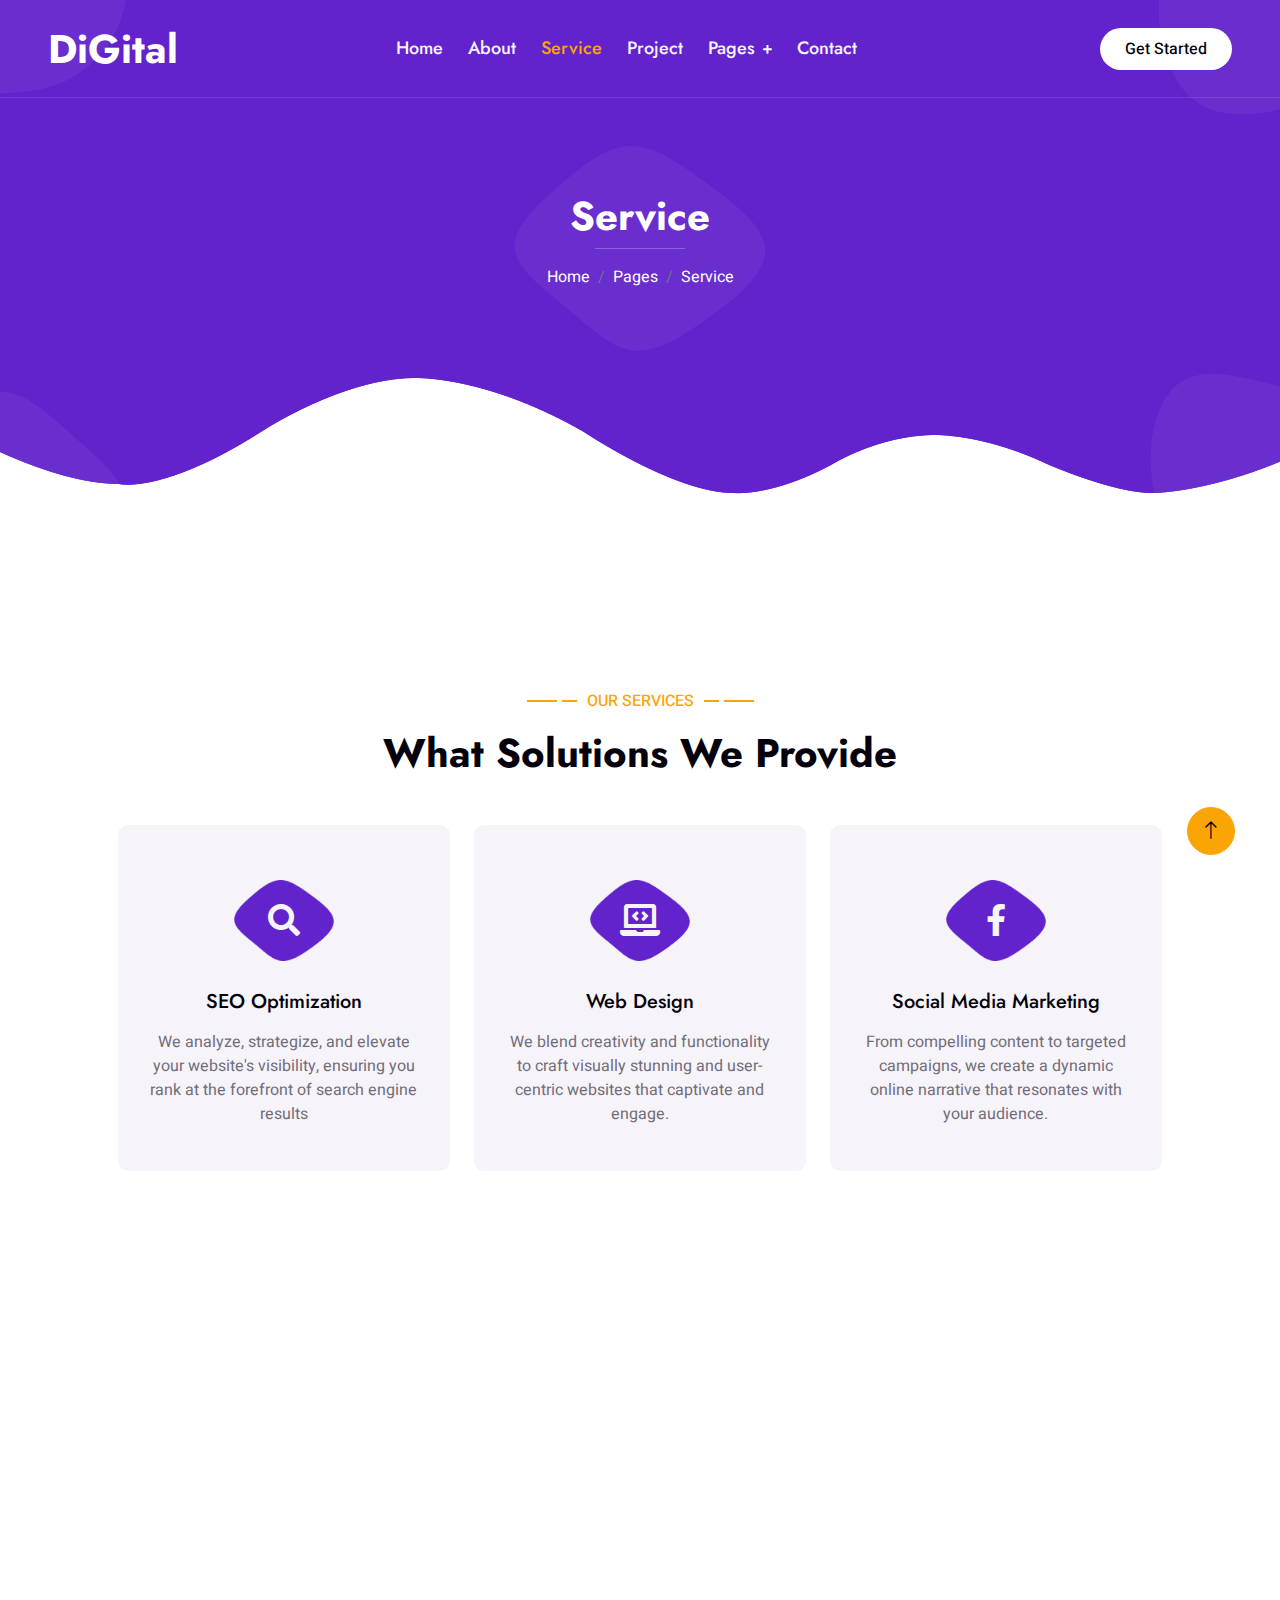
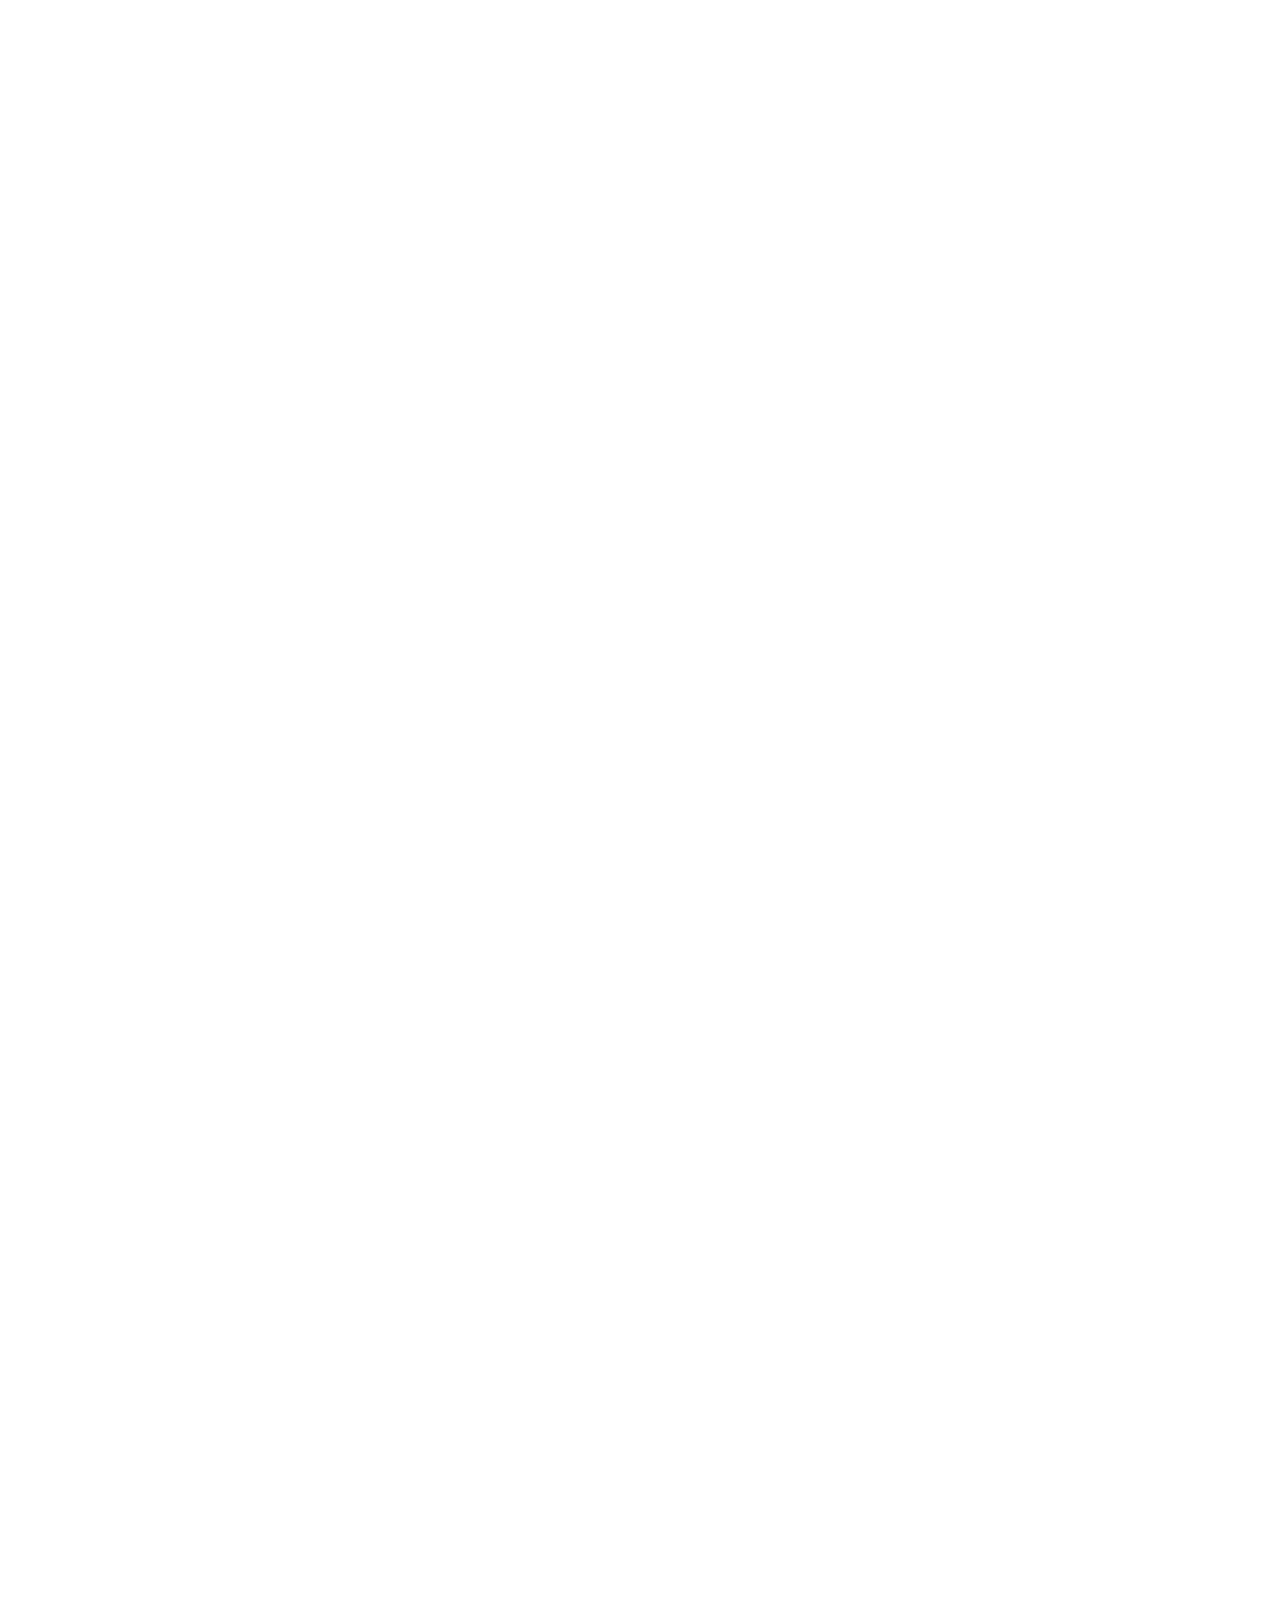
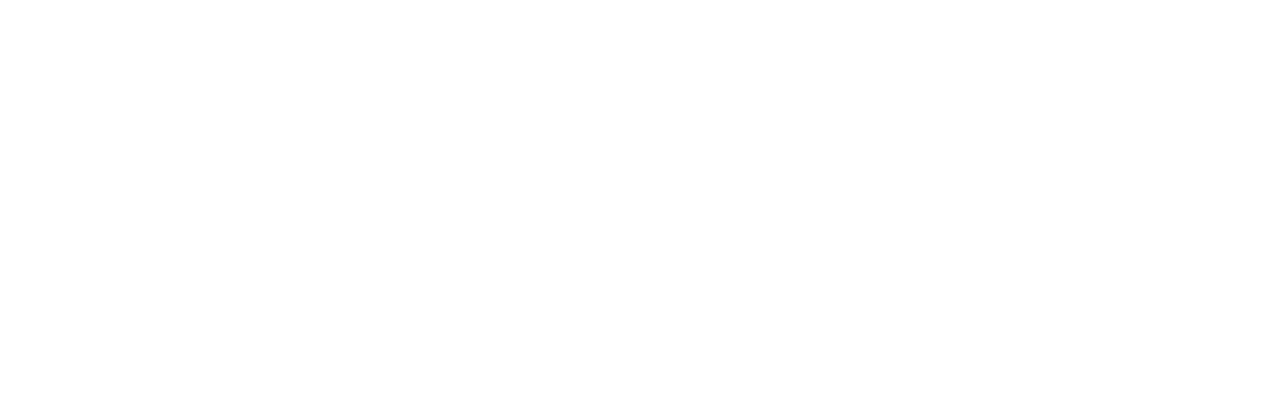
<file: Task1/landing page for a digital marketing company/service.html>
<!DOCTYPE html>
<html lang="en">

<head>
    <meta charset="utf-8">
    <title>DGital - Digital Agency HTML Template</title>
    <meta content="width=device-width, initial-scale=1.0" name="viewport">
    <meta content="" name="keywords">
    <meta content="" name="description">

    <!-- Favicon -->
    <link href="img/favicon.ico" rel="icon">

    <!-- Google Web Fonts -->
    <link rel="preconnect" href="https://fonts.googleapis.com">
    <link rel="preconnect" href="https://fonts.gstatic.com" crossorigin>
    <link href="https://fonts.googleapis.com/css2?family=Heebo:wght@400;500&family=Jost:wght@500;600;700&display=swap" rel="stylesheet"> 

    <!-- Icon Font Stylesheet -->
    <link href="https://cdnjs.cloudflare.com/ajax/libs/font-awesome/5.10.0/css/all.min.css" rel="stylesheet">
    <link href="https://cdn.jsdelivr.net/npm/bootstrap-icons@1.4.1/font/bootstrap-icons.css" rel="stylesheet">

    <!-- Libraries Stylesheet -->
    <link href="lib/animate/animate.min.css" rel="stylesheet">
    <link href="lib/owlcarousel/assets/owl.carousel.min.css" rel="stylesheet">
    <link href="lib/lightbox/css/lightbox.min.css" rel="stylesheet">

    <!-- Customized Bootstrap Stylesheet -->
    <link href="css/bootstrap.min.css" rel="stylesheet">

    <!-- Template Stylesheet -->
    <link href="css/style.css" rel="stylesheet">
</head>

<body>
    <div class="container-xxl bg-white p-0">
        <!-- Spinner Start -->
        <div id="spinner" class="show bg-white position-fixed translate-middle w-100 vh-100 top-50 start-50 d-flex align-items-center justify-content-center">
            <div class="spinner-grow text-primary" style="width: 3rem; height: 3rem;" role="status">
                <span class="sr-only">Loading...</span>
            </div>
        </div>
        <!-- Spinner End -->


        <!-- Navbar & Hero Start -->
        <div class="container-xxl position-relative p-0">
            <nav class="navbar navbar-expand-lg navbar-light px-4 px-lg-5 py-3 py-lg-0">
                <a href="" class="navbar-brand p-0">
                    <h1 class="m-0">DiGital</h1>
                    <!-- <img src="img/logo.png" alt="Logo"> -->
                </a>
                <button class="navbar-toggler" type="button" data-bs-toggle="collapse" data-bs-target="#navbarCollapse">
                    <span class="fa fa-bars"></span>
                </button>
                <div class="collapse navbar-collapse" id="navbarCollapse">
                    <div class="navbar-nav mx-auto py-0">
                        <a href="index.html" class="nav-item nav-link">Home</a>
                        <a href="about.html" class="nav-item nav-link">About</a>
                        <a href="service.html" class="nav-item nav-link active">Service</a>
                        <a href="project.html" class="nav-item nav-link">Project</a>
                        <div class="nav-item dropdown">
                            <a href="#" class="nav-link dropdown-toggle" data-bs-toggle="dropdown">Pages</a>
                            <div class="dropdown-menu m-0">
                                <a href="team.html" class="dropdown-item">Our Team</a>
                                <a href="testimonial.html" class="dropdown-item">Testimonial</a>
                                <a href="404.html" class="dropdown-item">404 Page</a>
                            </div>
                        </div>
                        <a href="contact.html" class="nav-item nav-link">Contact</a>
                    </div>
                    <a href="" class="btn rounded-pill py-2 px-4 ms-3 d-none d-lg-block">Get Started</a>
                </div>
            </nav>

            <div class="container-xxl py-5 bg-primary hero-header">
                <div class="container my-5 py-5 px-lg-5">
                    <div class="row g-5 py-5">
                        <div class="col-12 text-center">
                            <h1 class="text-white animated slideInDown">Service</h1>
                            <hr class="bg-white mx-auto mt-0" style="width: 90px;">
                            <nav aria-label="breadcrumb">
                                <ol class="breadcrumb justify-content-center">
                                    <li class="breadcrumb-item"><a class="text-white" href="#">Home</a></li>
                                    <li class="breadcrumb-item"><a class="text-white" href="#">Pages</a></li>
                                    <li class="breadcrumb-item text-white active" aria-current="page">Service</li>
                                </ol>
                            </nav>
                        </div>
                    </div>
                </div>
            </div>
        </div>
        <!-- Navbar & Hero End -->


        <!-- Service Start -->
        <div class="container-xxl py-5">
            <div class="container py-5 px-lg-5">
                <div class="wow fadeInUp" data-wow-delay="0.1s">
                    <p class="section-title text-secondary justify-content-center"><span></span>Our Services<span></span></p>
                    <h1 class="text-center mb-5">What Solutions We Provide</h1>
                </div>
                <div class="row g-4">
                    <div class="col-lg-4 col-md-6 wow fadeInUp" data-wow-delay="0.1s">
                        <div class="service-item d-flex flex-column text-center rounded">
                            <div class="service-icon flex-shrink-0">
                                <i class="fa fa-search fa-2x"></i>
                            </div>
                            <h5 class="mb-3">SEO Optimization</h5>
                            <p class="m-0">We analyze, strategize, and elevate your website's visibility, 
                                ensuring you rank at the forefront of search engine results</p>
                            <a class="btn btn-square" href=""><i class="fa fa-arrow-right"></i></a>
                        </div>
                    </div>
                    <div class="col-lg-4 col-md-6 wow fadeInUp" data-wow-delay="0.3s">
                        <div class="service-item d-flex flex-column text-center rounded">
                            <div class="service-icon flex-shrink-0">
                                <i class="fa fa-laptop-code fa-2x"></i>
                            </div>
                            <h5 class="mb-3">Web Design</h5>
                            <p class="m-0">We blend creativity and functionality to craft visually 
                                stunning and user-centric websites that captivate and engage.</p>
                            <a class="btn btn-square" href=""><i class="fa fa-arrow-right"></i></a>
                        </div>
                    </div>
                    <div class="col-lg-4 col-md-6 wow fadeInUp" data-wow-delay="0.5s">
                        <div class="service-item d-flex flex-column text-center rounded">
                            <div class="service-icon flex-shrink-0">
                                <i class="fab fa-facebook-f fa-2x"></i>
                            </div>
                            <h5 class="mb-3">Social Media Marketing</h5>
                            <p class="m-0">From compelling content to targeted campaigns, we create
                                a dynamic online narrative that resonates with your audience.</p>
                            <a class="btn btn-square" href=""><i class="fa fa-arrow-right"></i></a>
                        </div>
                    </div>
                    <div class="col-lg-4 col-md-6 wow fadeInUp" data-wow-delay="0.1s">
                        <div class="service-item d-flex flex-column text-center rounded">
                            <div class="service-icon flex-shrink-0">
                                <i class="fa fa-mail-bulk fa-2x"></i>
                            </div>
                            <h5 class="mb-3">Email Marketing</h5>
                            <p class="m-0">We craft compelling campaigns that engage, and drive results. Transform your audience into loyal
                                customers through impactful and personalized email experiences.</p>
                            <a class="btn btn-square" href=""><i class="fa fa-arrow-right"></i></a>
                        </div>
                    </div>
                    <div class="col-lg-4 col-md-6 wow fadeInUp" data-wow-delay="0.3s">
                        <div class="service-item d-flex flex-column text-center rounded">
                            <div class="service-icon flex-shrink-0">
                                <i class="fa fa-thumbs-up fa-2x"></i>
                            </div>
                            <h5 class="mb-3">PPC Advertising</h5>
                            <p class="m-0">We strategize, target, and optimize campaigns to ensure every click propels your business forward. Let's 
                                drive measurable results your online visibility together!</p>
                            <a class="btn btn-square" href=""><i class="fa fa-arrow-right"></i></a>
                        </div>
                    </div>
                    <div class="col-lg-4 col-md-6 wow fadeInUp" data-wow-delay="0.5s">
                        <div class="service-item d-flex flex-column text-center rounded">
                            <div class="service-icon flex-shrink-0">
                                <i class="fab fa-android fa-2x"></i>
                            </div>
                            <h5 class="mb-3">App Development</h5>
                            <p class="m-0">We turn ideas into seamless, user-friendly applications that stand out in the digital realm. Your 
                                vision to life and redefine the way your audience experiences technology</p>
                            <a class="btn btn-square" href=""><i class="fa fa-arrow-right"></i></a>
                        </div>
                    </div>
                </div>
            </div>
        </div>
        <!-- Service End -->


        <!-- Newsletter Start -->
        <div class="container-xxl bg-primary newsletter py-5 wow fadeInUp" data-wow-delay="0.1s">
            <div class="container py-5 px-lg-5">
                <div class="row justify-content-center">
                    <div class="col-lg-7 text-center">
                        <p class="section-title text-white justify-content-center"><span></span>Newsletter<span></span></p>
                        <h1 class="text-center text-white mb-4">Stay Always In Touch</h1>
                        <p class="text-white mb-4">Dive into the latest updates, trends, and exclusive content—your gateway to a seamless connection
                            with our world of news and insights. Subscribe now and never miss a beat.</p>
                        <div class="position-relative w-100 mt-3">
                            <input class="form-control border-0 rounded-pill w-100 ps-4 pe-5" type="text" placeholder="Enter Your Email" style="height: 48px;">
                            <button type="button" class="btn shadow-none position-absolute top-0 end-0 mt-1 me-2"><i class="fa fa-paper-plane text-primary fs-4"></i></button>
                        </div>
                    </div>
                </div>
            </div>
        </div>
        <!-- Newsletter End -->


        <!-- Testimonial Start -->
        <div class="container-xxl py-5 wow fadeInUp" data-wow-delay="0.1s">
            <div class="container py-5 px-lg-5">
                <p class="section-title text-secondary justify-content-center"><span></span>Testimonial<span></span></p>
                <h1 class="text-center mb-5">What Say Our Clients!</h1>
                <div class="owl-carousel testimonial-carousel">
                    <div class="testimonial-item bg-light rounded my-4">
                        <p class="fs-5"><i class="fa fa-quote-left fa-4x text-primary mt-n4 me-3"></i>Diam dolor diam ipsum sit. Aliqu diam amet diam et eos. Clita erat ipsum et lorem et sit sed stet lorem sit clita duo justo.</p>
                        <div class="d-flex align-items-center">
                            <img class="img-fluid flex-shrink-0 rounded-circle" src="img/testimonial-1.jpg" style="width: 65px; height: 65px;">
                            <div class="ps-4">
                                <h5 class="mb-1">Client Name</h5>
                                <span>Profession</span>
                            </div>
                        </div>
                    </div>
                    <div class="testimonial-item bg-light rounded my-4">
                        <p class="fs-5"><i class="fa fa-quote-left fa-4x text-primary mt-n4 me-3"></i>Diam dolor diam ipsum sit. Aliqu diam amet diam et eos. Clita erat ipsum et lorem et sit sed stet lorem sit clita duo justo.</p>
                        <div class="d-flex align-items-center">
                            <img class="img-fluid flex-shrink-0 rounded-circle" src="img/testimonial-2.jpg" style="width: 65px; height: 65px;">
                            <div class="ps-4">
                                <h5 class="mb-1">Client Name</h5>
                                <span>Profession</span>
                            </div>
                        </div>
                    </div>
                    <div class="testimonial-item bg-light rounded my-4">
                        <p class="fs-5"><i class="fa fa-quote-left fa-4x text-primary mt-n4 me-3"></i>Diam dolor diam ipsum sit. Aliqu diam amet diam et eos. Clita erat ipsum et lorem et sit sed stet lorem sit clita duo justo.</p>
                        <div class="d-flex align-items-center">
                            <img class="img-fluid flex-shrink-0 rounded-circle" src="img/testimonial-3.jpg" style="width: 65px; height: 65px;">
                            <div class="ps-4">
                                <h5 class="mb-1">Client Name</h5>
                                <span>Profession</span>
                            </div>
                        </div>
                    </div>
                </div>
            </div>
        </div>
        <!-- Testimonial End -->
        

        <!-- Footer Start -->
        <div class="container-fluid bg-primary text-light footer wow fadeIn" data-wow-delay="0.1s">
            <div class="container py-5 px-lg-5">
                <div class="row g-5">
                    <div class="col-md-6 col-lg-3">
                        <p class="section-title text-white h5 mb-4">Address<span></span></p>
                        <p><i class="fa fa-map-marker-alt me-3"></i>Location, City, Country</p>
                        <p><i class="fa fa-phone-alt me-3"></i>+012 345 67890</p>
                        <p><i class="fa fa-envelope me-3"></i>info@example.com</p>
                        <div class="d-flex pt-2">
                            <a class="btn btn-outline-light btn-social" href=""><i class="fab fa-twitter"></i></a>
                            <a class="btn btn-outline-light btn-social" href=""><i class="fab fa-facebook-f"></i></a>
                            <a class="btn btn-outline-light btn-social" href=""><i class="fab fa-instagram"></i></a>
                            <a class="btn btn-outline-light btn-social" href=""><i class="fab fa-linkedin-in"></i></a>
                        </div>
                    </div>
                    <div class="col-md-6 col-lg-3">
                        <p class="section-title text-white h5 mb-4">Quick Link<span></span></p>
                        <a class="btn btn-link" href="">About Us</a>
                        <a class="btn btn-link" href="">Contact Us</a>
                        <a class="btn btn-link" href="">Privacy Policy</a>
                        <a class="btn btn-link" href="">Terms & Condition</a>
                        <a class="btn btn-link" href="">Career</a>
                    </div>
                    <div class="col-md-6 col-lg-3">
                        <p class="section-title text-white h5 mb-4">Gallery<span></span></p>
                        <div class="row g-2">
                            <div class="col-4">
                                <img class="img-fluid" src="img/portfolio-1.jpg" alt="Image">
                            </div>
                            <div class="col-4">
                                <img class="img-fluid" src="img/portfolio-2.jpg" alt="Image">
                            </div>
                            <div class="col-4">
                                <img class="img-fluid" src="img/portfolio-3.jpg" alt="Image">
                            </div>
                            <div class="col-4">
                                <img class="img-fluid" src="img/portfolio-4.jpg" alt="Image">
                            </div>
                            <div class="col-4">
                                <img class="img-fluid" src="img/portfolio-5.jpg" alt="Image">
                            </div>
                            <div class="col-4">
                                <img class="img-fluid" src="img/portfolio-6.jpg" alt="Image">
                            </div>
                        </div>
                    </div>
                    <div class="col-md-6 col-lg-3">
                        <p class="section-title text-white h5 mb-4">Newsletter<span></span></p>
                        <p>Stay in the loop with our newsletter! Explore the latest trends, insights, and updates from our intelligent and creative world.</p>
                        <div class="position-relative w-100 mt-3">
                            <input class="form-control border-0 rounded-pill w-100 ps-4 pe-5" type="text" placeholder="Your Email" style="height: 48px;">
                            <button type="button" class="btn shadow-none position-absolute top-0 end-0 mt-1 me-2"><i class="fa fa-paper-plane text-primary fs-4"></i></button>
                        </div>
                    </div>
                </div>
            </div>
            <div class="container px-lg-5">
                <div class="copyright">
                    <div class="row">
                        <div class="col-md-6 text-center text-md-start mb-3 mb-md-0">
                            &copy; <a class="border-bottom" href="#">Your Site Name</a>, All Right Reserved. 
							
							
							Designed By Gowtham
                        </div>
                        <div class="col-md-6 text-center text-md-end">
                            <div class="footer-menu">
                                <a href="">Home</a>
                                <a href="">Cookies</a>
                                <a href="">Help</a>
                                <a href="">FQAs</a>
                            </div>
                        </div>
                    </div>
                </div>
            </div>
        </div>
        <!-- Footer End -->


        <!-- Back to Top -->
        <a href="#" class="btn btn-lg btn-secondary btn-lg-square back-to-top"><i class="bi bi-arrow-up"></i></a>
    </div>

    <!-- JavaScript Libraries -->
    <script src="https://code.jquery.com/jquery-3.4.1.min.js"></script>
    <script src="https://cdn.jsdelivr.net/npm/bootstrap@5.0.0/dist/js/bootstrap.bundle.min.js"></script>
    <script src="lib/wow/wow.min.js"></script>
    <script src="lib/easing/easing.min.js"></script>
    <script src="lib/waypoints/waypoints.min.js"></script>
    <script src="lib/counterup/counterup.min.js"></script>
    <script src="lib/owlcarousel/owl.carousel.min.js"></script>
    <script src="lib/isotope/isotope.pkgd.min.js"></script>
    <script src="lib/lightbox/js/lightbox.min.js"></script>

    <!-- Template Javascript -->
    <script src="js/main.js"></script>
</body>

</html>
</file>
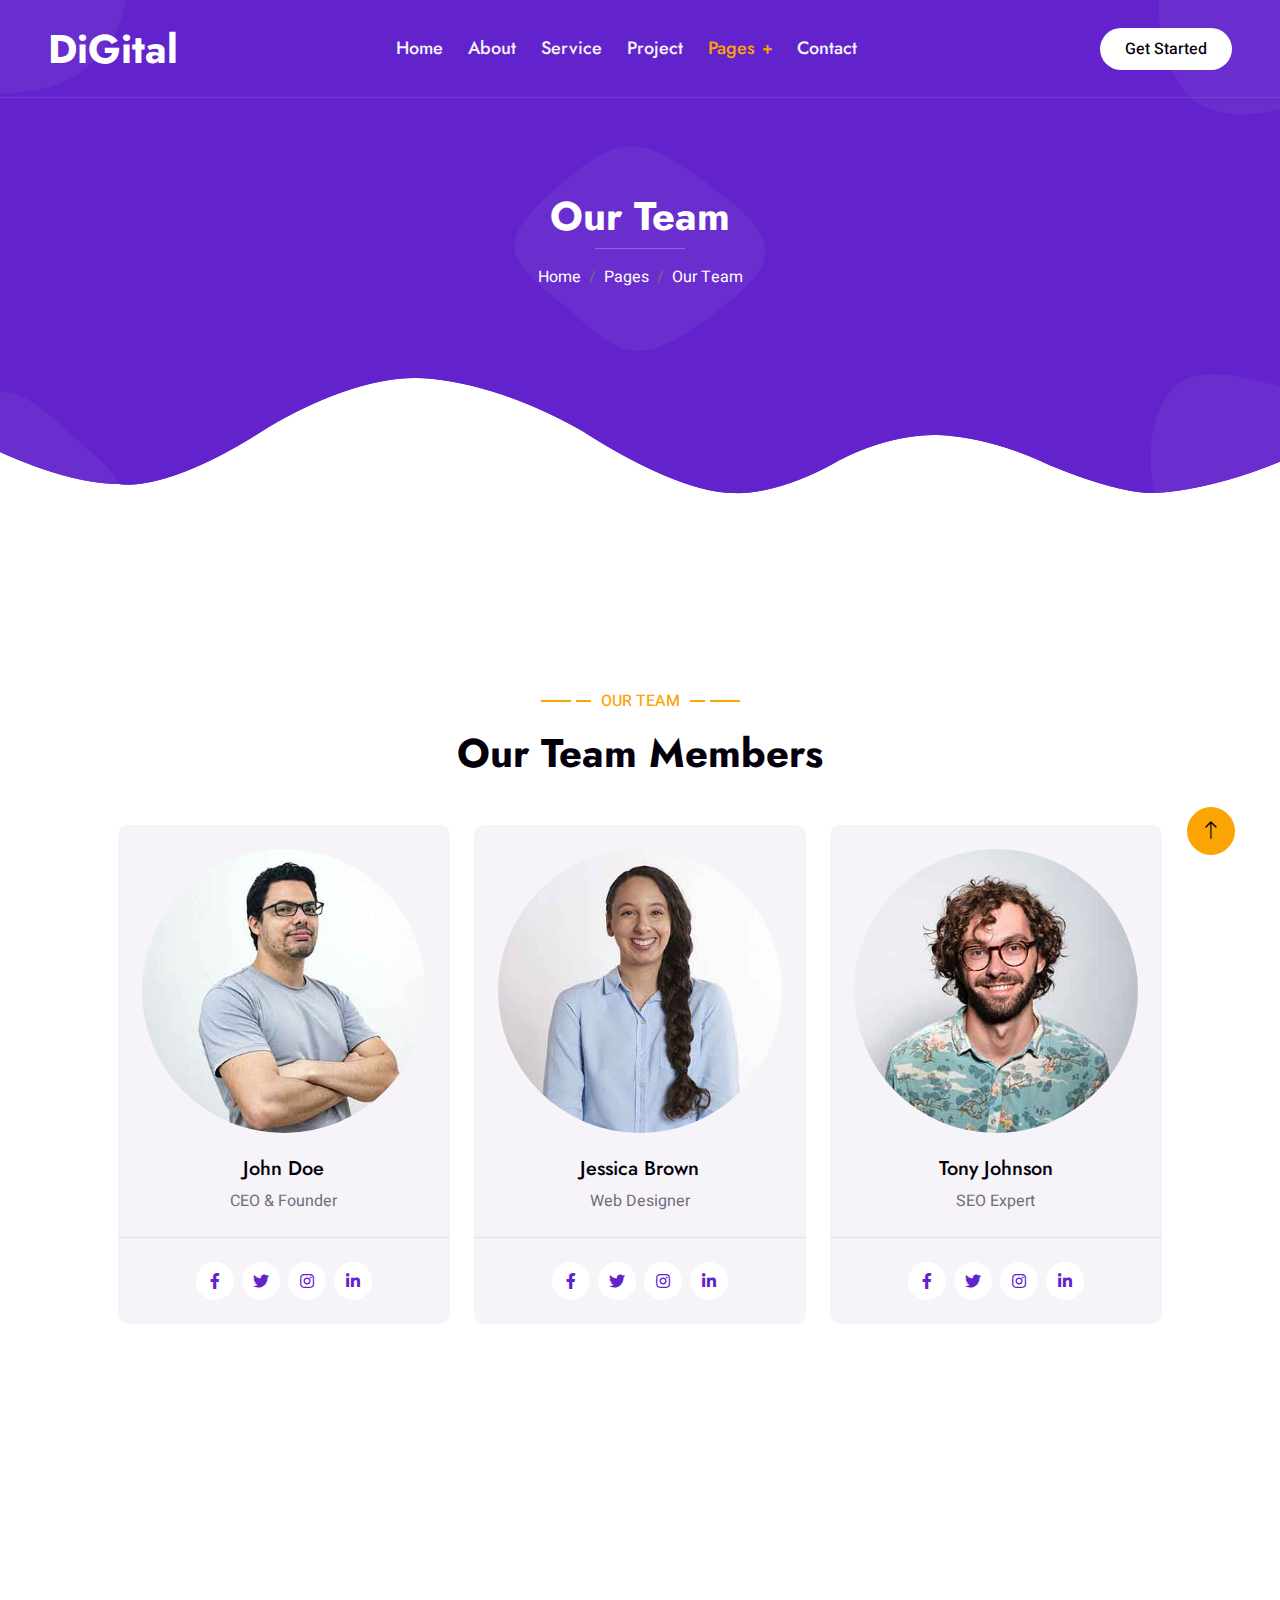
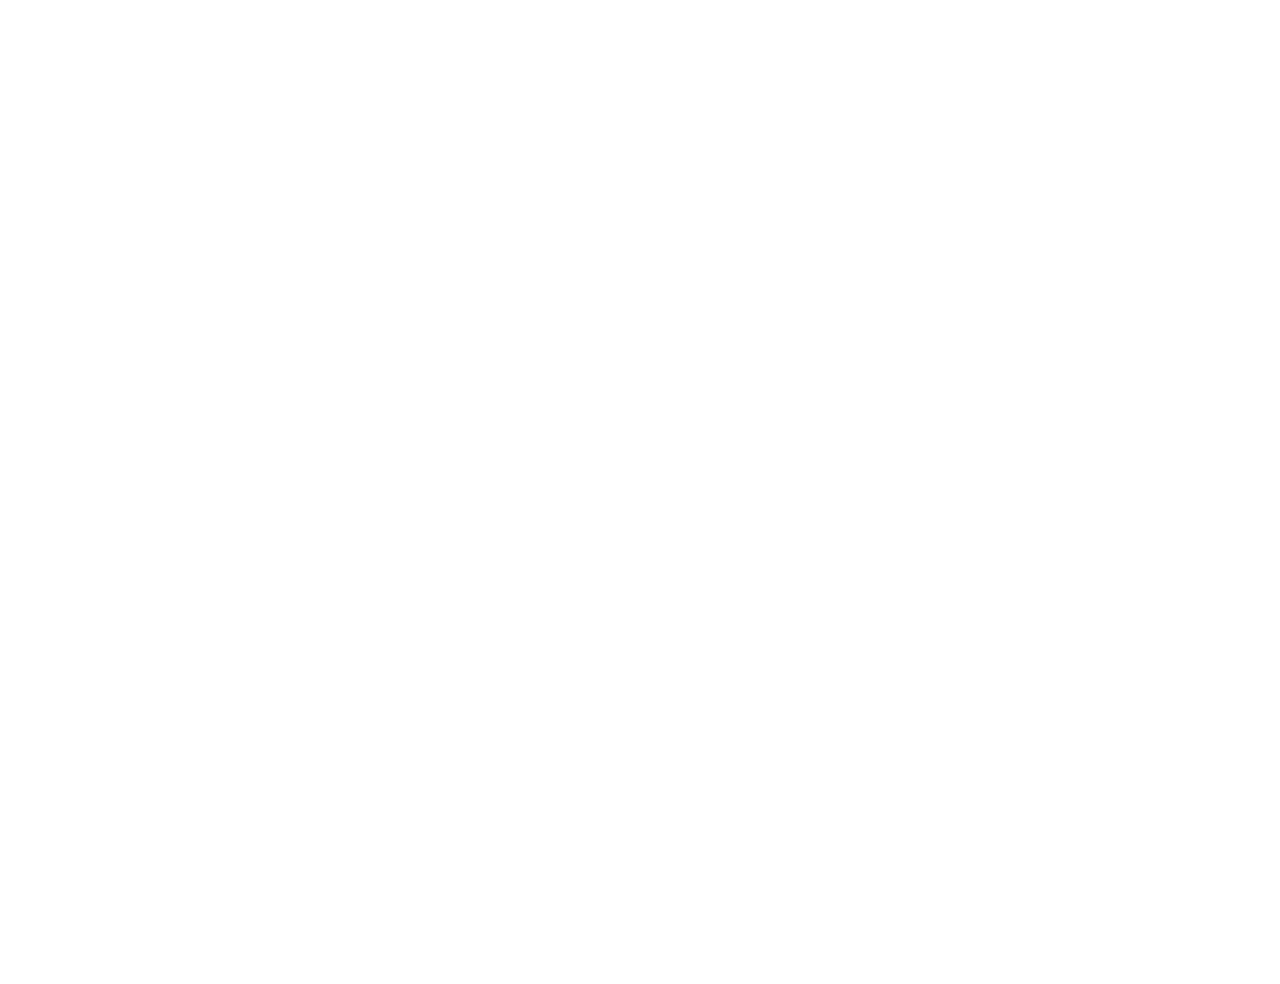
<file: Task1/landing page for a digital marketing company/team.html>
<!DOCTYPE html>
<html lang="en">

<head>
    <meta charset="utf-8">
    <title>DGital - Digital Agency HTML Template</title>
    <meta content="width=device-width, initial-scale=1.0" name="viewport">
    <meta content="" name="keywords">
    <meta content="" name="description">

    <!-- Favicon -->
    <link href="img/favicon.ico" rel="icon">

    <!-- Google Web Fonts -->
    <link rel="preconnect" href="https://fonts.googleapis.com">
    <link rel="preconnect" href="https://fonts.gstatic.com" crossorigin>
    <link href="https://fonts.googleapis.com/css2?family=Heebo:wght@400;500&family=Jost:wght@500;600;700&display=swap" rel="stylesheet"> 

    <!-- Icon Font Stylesheet -->
    <link href="https://cdnjs.cloudflare.com/ajax/libs/font-awesome/5.10.0/css/all.min.css" rel="stylesheet">
    <link href="https://cdn.jsdelivr.net/npm/bootstrap-icons@1.4.1/font/bootstrap-icons.css" rel="stylesheet">

    <!-- Libraries Stylesheet -->
    <link href="lib/animate/animate.min.css" rel="stylesheet">
    <link href="lib/owlcarousel/assets/owl.carousel.min.css" rel="stylesheet">
    <link href="lib/lightbox/css/lightbox.min.css" rel="stylesheet">

    <!-- Customized Bootstrap Stylesheet -->
    <link href="css/bootstrap.min.css" rel="stylesheet">

    <!-- Template Stylesheet -->
    <link href="css/style.css" rel="stylesheet">
</head>

<body>
    <div class="container-xxl bg-white p-0">
        <!-- Spinner Start -->
        <div id="spinner" class="show bg-white position-fixed translate-middle w-100 vh-100 top-50 start-50 d-flex align-items-center justify-content-center">
            <div class="spinner-grow text-primary" style="width: 3rem; height: 3rem;" role="status">
                <span class="sr-only">Loading...</span>
            </div>
        </div>
        <!-- Spinner End -->


        <!-- Navbar & Hero Start -->
        <div class="container-xxl position-relative p-0">
            <nav class="navbar navbar-expand-lg navbar-light px-4 px-lg-5 py-3 py-lg-0">
                <a href="" class="navbar-brand p-0">
                    <h1 class="m-0">DiGital</h1>
                    <!-- <img src="img/logo.png" alt="Logo"> -->
                </a>
                <button class="navbar-toggler" type="button" data-bs-toggle="collapse" data-bs-target="#navbarCollapse">
                    <span class="fa fa-bars"></span>
                </button>
                <div class="collapse navbar-collapse" id="navbarCollapse">
                    <div class="navbar-nav mx-auto py-0">
                        <a href="index.html" class="nav-item nav-link">Home</a>
                        <a href="about.html" class="nav-item nav-link">About</a>
                        <a href="service.html" class="nav-item nav-link">Service</a>
                        <a href="project.html" class="nav-item nav-link">Project</a>
                        <div class="nav-item dropdown">
                            <a href="#" class="nav-link dropdown-toggle active" data-bs-toggle="dropdown">Pages</a>
                            <div class="dropdown-menu m-0">
                                <a href="team.html" class="dropdown-item active">Our Team</a>
                                <a href="testimonial.html" class="dropdown-item">Testimonial</a>
                                <a href="404.html" class="dropdown-item">404 Page</a>
                            </div>
                        </div>
                        <a href="contact.html" class="nav-item nav-link">Contact</a>
                    </div>
                    <a href="" class="btn rounded-pill py-2 px-4 ms-3 d-none d-lg-block">Get Started</a>
                </div>
            </nav>

            <div class="container-xxl py-5 bg-primary hero-header">
                <div class="container my-5 py-5 px-lg-5">
                    <div class="row g-5 py-5">
                        <div class="col-12 text-center">
                            <h1 class="text-white animated slideInDown">Our Team</h1>
                            <hr class="bg-white mx-auto mt-0" style="width: 90px;">
                            <nav aria-label="breadcrumb">
                                <ol class="breadcrumb justify-content-center">
                                    <li class="breadcrumb-item"><a class="text-white" href="#">Home</a></li>
                                    <li class="breadcrumb-item"><a class="text-white" href="#">Pages</a></li>
                                    <li class="breadcrumb-item text-white active" aria-current="page">Our Team</li>
                                </ol>
                            </nav>
                        </div>
                    </div>
                </div>
            </div>
        </div>
        <!-- Navbar & Hero End -->
        

        <!-- Team Start -->
        <div class="container-xxl py-5">
            <div class="container py-5 px-lg-5">
                <div class="wow fadeInUp" data-wow-delay="0.1s">
                    <p class="section-title text-secondary justify-content-center"><span></span>Our Team<span></span></p>
                    <h1 class="text-center mb-5">Our Team Members</h1>
                </div>
                <div class="row g-4">
                    <div class="col-lg-4 col-md-6 wow fadeInUp" data-wow-delay="0.1s">
                        <div class="team-item bg-light rounded">
                            <div class="text-center border-bottom p-4">
                                <img class="img-fluid rounded-circle mb-4" src="img/team-1.jpg" alt="">
                                <h5>John Doe</h5>
                                <span>CEO & Founder</span>
                            </div>
                            <div class="d-flex justify-content-center p-4">
                                <a class="btn btn-square mx-1" href=""><i class="fab fa-facebook-f"></i></a>
                                <a class="btn btn-square mx-1" href=""><i class="fab fa-twitter"></i></a>
                                <a class="btn btn-square mx-1" href=""><i class="fab fa-instagram"></i></a>
                                <a class="btn btn-square mx-1" href=""><i class="fab fa-linkedin-in"></i></a>
                            </div>
                        </div>
                    </div>
                    <div class="col-lg-4 col-md-6 wow fadeInUp" data-wow-delay="0.3s">
                        <div class="team-item bg-light rounded">
                            <div class="text-center border-bottom p-4">
                                <img class="img-fluid rounded-circle mb-4" src="img/team-2.jpg" alt="">
                                <h5>Jessica Brown</h5>
                                <span>Web Designer</span>
                            </div>
                            <div class="d-flex justify-content-center p-4">
                                <a class="btn btn-square mx-1" href=""><i class="fab fa-facebook-f"></i></a>
                                <a class="btn btn-square mx-1" href=""><i class="fab fa-twitter"></i></a>
                                <a class="btn btn-square mx-1" href=""><i class="fab fa-instagram"></i></a>
                                <a class="btn btn-square mx-1" href=""><i class="fab fa-linkedin-in"></i></a>
                            </div>
                        </div>
                    </div>
                    <div class="col-lg-4 col-md-6 wow fadeInUp" data-wow-delay="0.5s">
                        <div class="team-item bg-light rounded">
                            <div class="text-center border-bottom p-4">
                                <img class="img-fluid rounded-circle mb-4" src="img/team-3.jpg" alt="">
                                <h5>Tony Johnson</h5>
                                <span>SEO Expert</span>
                            </div>
                            <div class="d-flex justify-content-center p-4">
                                <a class="btn btn-square mx-1" href=""><i class="fab fa-facebook-f"></i></a>
                                <a class="btn btn-square mx-1" href=""><i class="fab fa-twitter"></i></a>
                                <a class="btn btn-square mx-1" href=""><i class="fab fa-instagram"></i></a>
                                <a class="btn btn-square mx-1" href=""><i class="fab fa-linkedin-in"></i></a>
                            </div>
                        </div>
                    </div>
                    <div class="col-lg-4 col-md-6 wow fadeInUp" data-wow-delay="0.1s">
                        <div class="team-item bg-light rounded">
                            <div class="text-center border-bottom p-4">
                                <img class="img-fluid rounded-circle mb-4" src="img/team-2.jpg" alt="">
                                <h5>John Doe</h5>
                                <span>CEO & Founder</span>
                            </div>
                            <div class="d-flex justify-content-center p-4">
                                <a class="btn btn-square mx-1" href=""><i class="fab fa-facebook-f"></i></a>
                                <a class="btn btn-square mx-1" href=""><i class="fab fa-twitter"></i></a>
                                <a class="btn btn-square mx-1" href=""><i class="fab fa-instagram"></i></a>
                                <a class="btn btn-square mx-1" href=""><i class="fab fa-linkedin-in"></i></a>
                            </div>
                        </div>
                    </div>
                    <div class="col-lg-4 col-md-6 wow fadeInUp" data-wow-delay="0.3s">
                        <div class="team-item bg-light rounded">
                            <div class="text-center border-bottom p-4">
                                <img class="img-fluid rounded-circle mb-4" src="img/team-3.jpg" alt="">
                                <h5>Jessica Brown</h5>
                                <span>Web Designer</span>
                            </div>
                            <div class="d-flex justify-content-center p-4">
                                <a class="btn btn-square mx-1" href=""><i class="fab fa-facebook-f"></i></a>
                                <a class="btn btn-square mx-1" href=""><i class="fab fa-twitter"></i></a>
                                <a class="btn btn-square mx-1" href=""><i class="fab fa-instagram"></i></a>
                                <a class="btn btn-square mx-1" href=""><i class="fab fa-linkedin-in"></i></a>
                            </div>
                        </div>
                    </div>
                    <div class="col-lg-4 col-md-6 wow fadeInUp" data-wow-delay="0.5s">
                        <div class="team-item bg-light rounded">
                            <div class="text-center border-bottom p-4">
                                <img class="img-fluid rounded-circle mb-4" src="img/team-1.jpg" alt="">
                                <h5>Tony Johnson</h5>
                                <span>SEO Expert</span>
                            </div>
                            <div class="d-flex justify-content-center p-4">
                                <a class="btn btn-square mx-1" href=""><i class="fab fa-facebook-f"></i></a>
                                <a class="btn btn-square mx-1" href=""><i class="fab fa-twitter"></i></a>
                                <a class="btn btn-square mx-1" href=""><i class="fab fa-instagram"></i></a>
                                <a class="btn btn-square mx-1" href=""><i class="fab fa-linkedin-in"></i></a>
                            </div>
                        </div>
                    </div>
                </div>
            </div>
        </div>
        <!-- Team End -->
        

        <!-- Footer Start -->
        <div class="container-fluid bg-primary text-light footer wow fadeIn" data-wow-delay="0.1s">
            <div class="container py-5 px-lg-5">
                <div class="row g-5">
                    <div class="col-md-6 col-lg-3">
                        <p class="section-title text-white h5 mb-4">Address<span></span></p>
                        <p><i class="fa fa-map-marker-alt me-3"></i>Location, City, Country</p>
                        <p><i class="fa fa-phone-alt me-3"></i>+012 345 67890</p>
                        <p><i class="fa fa-envelope me-3"></i>info@example.com</p>
                        <div class="d-flex pt-2">
                            <a class="btn btn-outline-light btn-social" href=""><i class="fab fa-twitter"></i></a>
                            <a class="btn btn-outline-light btn-social" href=""><i class="fab fa-facebook-f"></i></a>
                            <a class="btn btn-outline-light btn-social" href=""><i class="fab fa-instagram"></i></a>
                            <a class="btn btn-outline-light btn-social" href=""><i class="fab fa-linkedin-in"></i></a>
                        </div>
                    </div>
                    <div class="col-md-6 col-lg-3">
                        <p class="section-title text-white h5 mb-4">Quick Link<span></span></p>
                        <a class="btn btn-link" href="">About Us</a>
                        <a class="btn btn-link" href="">Contact Us</a>
                        <a class="btn btn-link" href="">Privacy Policy</a>
                        <a class="btn btn-link" href="">Terms & Condition</a>
                        <a class="btn btn-link" href="">Career</a>
                    </div>
                    <div class="col-md-6 col-lg-3">
                        <p class="section-title text-white h5 mb-4">Gallery<span></span></p>
                        <div class="row g-2">
                            <div class="col-4">
                                <img class="img-fluid" src="img/portfolio-1.jpg" alt="Image">
                            </div>
                            <div class="col-4">
                                <img class="img-fluid" src="img/portfolio-2.jpg" alt="Image">
                            </div>
                            <div class="col-4">
                                <img class="img-fluid" src="img/portfolio-3.jpg" alt="Image">
                            </div>
                            <div class="col-4">
                                <img class="img-fluid" src="img/portfolio-4.jpg" alt="Image">
                            </div>
                            <div class="col-4">
                                <img class="img-fluid" src="img/portfolio-5.jpg" alt="Image">
                            </div>
                            <div class="col-4">
                                <img class="img-fluid" src="img/portfolio-6.jpg" alt="Image">
                            </div>
                        </div>
                    </div>
                    <div class="col-md-6 col-lg-3">
                        <p class="section-title text-white h5 mb-4">Newsletter<span></span></p>
                        <p>Stay in the loop with our newsletter! Explore the latest trends, insights, and updates from our intelligent and creative world.</p>
                        <div class="position-relative w-100 mt-3">
                            <input class="form-control border-0 rounded-pill w-100 ps-4 pe-5" type="text" placeholder="Your Email" style="height: 48px;">
                            <button type="button" class="btn shadow-none position-absolute top-0 end-0 mt-1 me-2"><i class="fa fa-paper-plane text-primary fs-4"></i></button>
                        </div>
                    </div>
                </div>
            </div>
            <div class="container px-lg-5">
                <div class="copyright">
                    <div class="row">
                        <div class="col-md-6 text-center text-md-start mb-3 mb-md-0">
                            &copy; <a class="border-bottom" href="#">Your Site Name</a>, All Right Reserved. 
							
							
							Designed By Gowtham
                        </div>
                        <div class="col-md-6 text-center text-md-end">
                            <div class="footer-menu">
                                <a href="">Home</a>
                                <a href="">Cookies</a>
                                <a href="">Help</a>
                                <a href="">FQAs</a>
                            </div>
                        </div>
                    </div>
                </div>
            </div>
        </div>
        <!-- Footer End -->


        <!-- Back to Top -->
        <a href="#" class="btn btn-lg btn-secondary btn-lg-square back-to-top"><i class="bi bi-arrow-up"></i></a>
    </div>

    <!-- JavaScript Libraries -->
    <script src="https://code.jquery.com/jquery-3.4.1.min.js"></script>
    <script src="https://cdn.jsdelivr.net/npm/bootstrap@5.0.0/dist/js/bootstrap.bundle.min.js"></script>
    <script src="lib/wow/wow.min.js"></script>
    <script src="lib/easing/easing.min.js"></script>
    <script src="lib/waypoints/waypoints.min.js"></script>
    <script src="lib/counterup/counterup.min.js"></script>
    <script src="lib/owlcarousel/owl.carousel.min.js"></script>
    <script src="lib/isotope/isotope.pkgd.min.js"></script>
    <script src="lib/lightbox/js/lightbox.min.js"></script>

    <!-- Template Javascript -->
    <script src="js/main.js"></script>
</body>

</html>
</file>
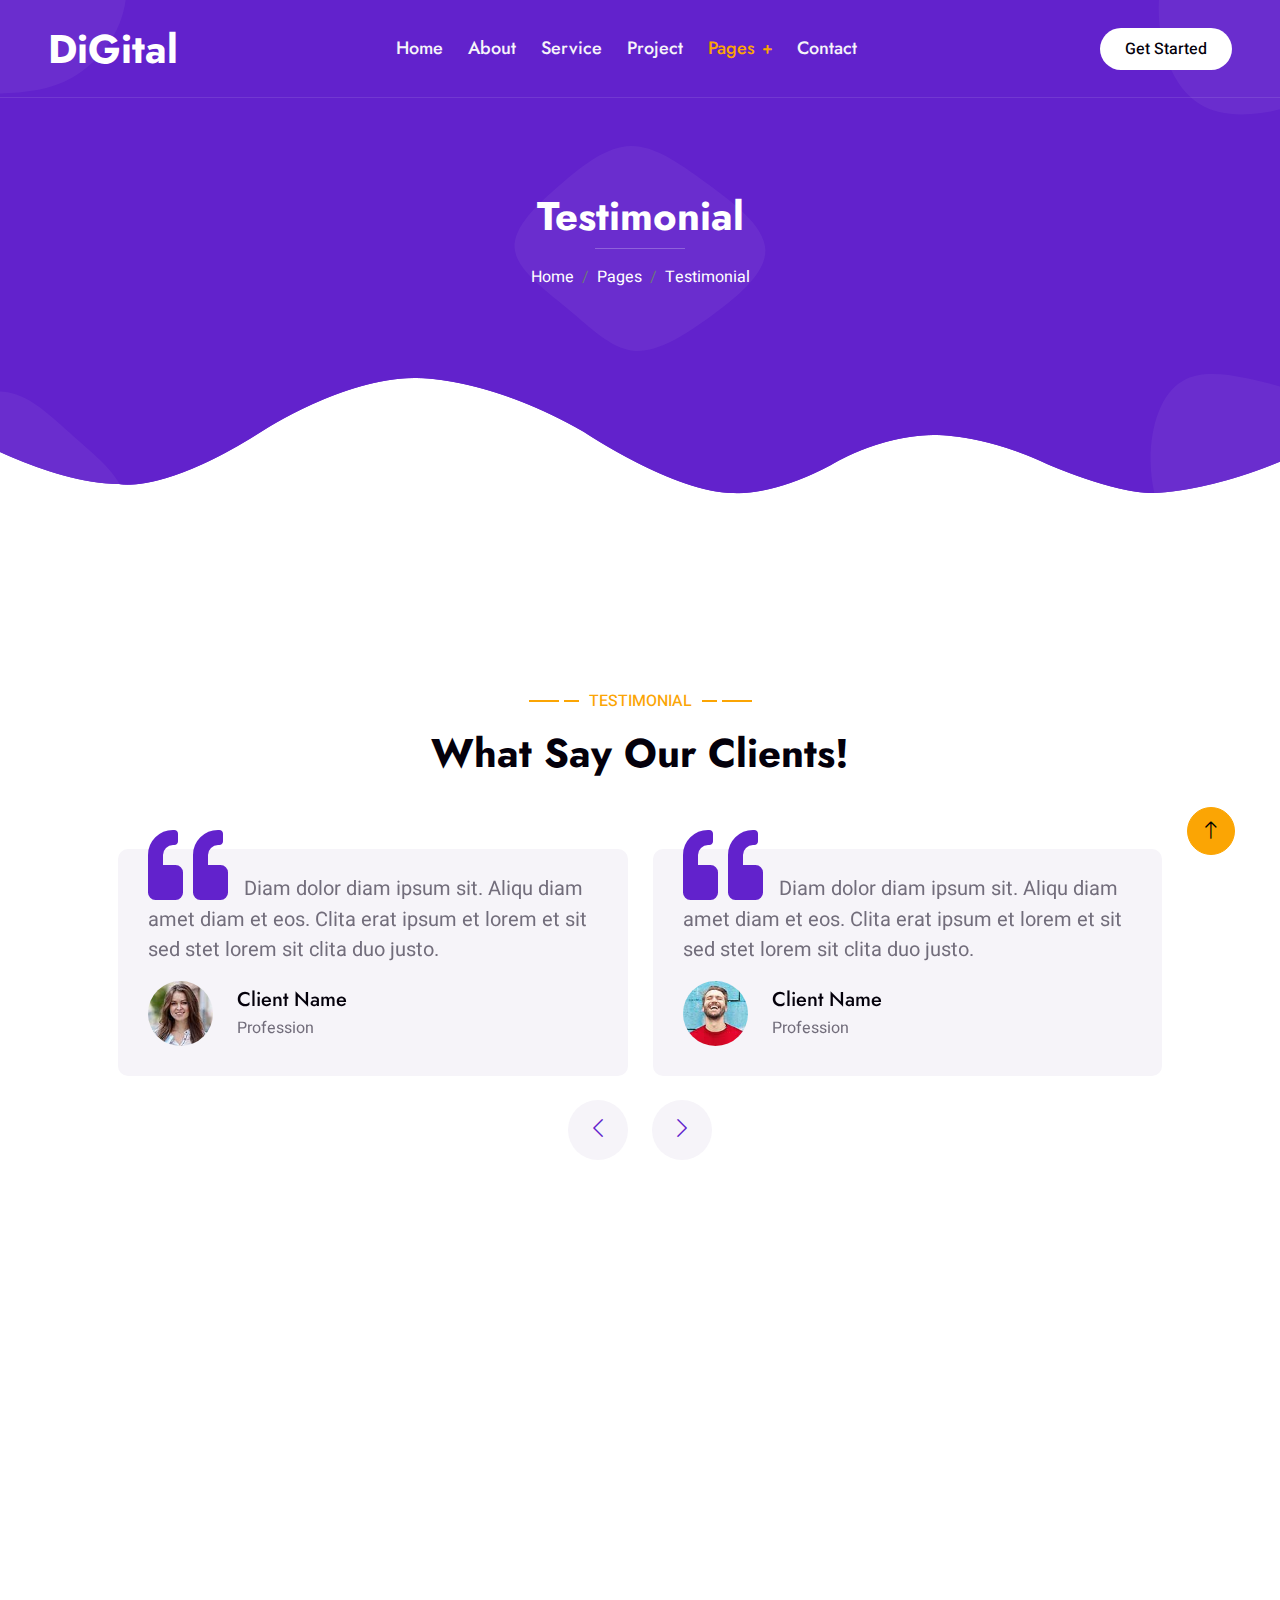
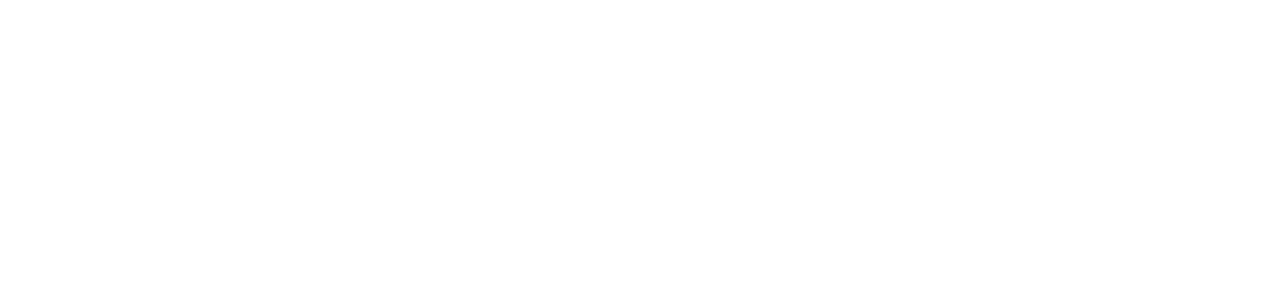
<file: Task1/landing page for a digital marketing company/testimonial.html>
<!DOCTYPE html>
<html lang="en">

<head>
    <meta charset="utf-8">
    <title>DGital - Digital Agency HTML Template</title>
    <meta content="width=device-width, initial-scale=1.0" name="viewport">
    <meta content="" name="keywords">
    <meta content="" name="description">

    <!-- Favicon -->
    <link href="img/favicon.ico" rel="icon">

    <!-- Google Web Fonts -->
    <link rel="preconnect" href="https://fonts.googleapis.com">
    <link rel="preconnect" href="https://fonts.gstatic.com" crossorigin>
    <link href="https://fonts.googleapis.com/css2?family=Heebo:wght@400;500&family=Jost:wght@500;600;700&display=swap" rel="stylesheet"> 

    <!-- Icon Font Stylesheet -->
    <link href="https://cdnjs.cloudflare.com/ajax/libs/font-awesome/5.10.0/css/all.min.css" rel="stylesheet">
    <link href="https://cdn.jsdelivr.net/npm/bootstrap-icons@1.4.1/font/bootstrap-icons.css" rel="stylesheet">

    <!-- Libraries Stylesheet -->
    <link href="lib/animate/animate.min.css" rel="stylesheet">
    <link href="lib/owlcarousel/assets/owl.carousel.min.css" rel="stylesheet">
    <link href="lib/lightbox/css/lightbox.min.css" rel="stylesheet">

    <!-- Customized Bootstrap Stylesheet -->
    <link href="css/bootstrap.min.css" rel="stylesheet">

    <!-- Template Stylesheet -->
    <link href="css/style.css" rel="stylesheet">
</head>

<body>
    <div class="container-xxl bg-white p-0">
        <!-- Spinner Start -->
        <div id="spinner" class="show bg-white position-fixed translate-middle w-100 vh-100 top-50 start-50 d-flex align-items-center justify-content-center">
            <div class="spinner-grow text-primary" style="width: 3rem; height: 3rem;" role="status">
                <span class="sr-only">Loading...</span>
            </div>
        </div>
        <!-- Spinner End -->


        <!-- Navbar & Hero Start -->
        <div class="container-xxl position-relative p-0">
            <nav class="navbar navbar-expand-lg navbar-light px-4 px-lg-5 py-3 py-lg-0">
                <a href="" class="navbar-brand p-0">
                    <h1 class="m-0">DiGital</h1>
                    <!-- <img src="img/logo.png" alt="Logo"> -->
                </a>
                <button class="navbar-toggler" type="button" data-bs-toggle="collapse" data-bs-target="#navbarCollapse">
                    <span class="fa fa-bars"></span>
                </button>
                <div class="collapse navbar-collapse" id="navbarCollapse">
                    <div class="navbar-nav mx-auto py-0">
                        <a href="index.html" class="nav-item nav-link">Home</a>
                        <a href="about.html" class="nav-item nav-link">About</a>
                        <a href="service.html" class="nav-item nav-link">Service</a>
                        <a href="project.html" class="nav-item nav-link">Project</a>
                        <div class="nav-item dropdown">
                            <a href="#" class="nav-link dropdown-toggle active" data-bs-toggle="dropdown">Pages</a>
                            <div class="dropdown-menu m-0">
                                <a href="team.html" class="dropdown-item">Our Team</a>
                                <a href="testimonial.html" class="dropdown-item active">Testimonial</a>
                                <a href="404.html" class="dropdown-item">404 Page</a>
                            </div>
                        </div>
                        <a href="contact.html" class="nav-item nav-link">Contact</a>
                    </div>
                    <a href="" class="btn rounded-pill py-2 px-4 ms-3 d-none d-lg-block">Get Started</a>
                </div>
            </nav>

            <div class="container-xxl py-5 bg-primary hero-header">
                <div class="container my-5 py-5 px-lg-5">
                    <div class="row g-5 py-5">
                        <div class="col-12 text-center">
                            <h1 class="text-white animated slideInDown">Testimonial</h1>
                            <hr class="bg-white mx-auto mt-0" style="width: 90px;">
                            <nav aria-label="breadcrumb">
                                <ol class="breadcrumb justify-content-center">
                                    <li class="breadcrumb-item"><a class="text-white" href="#">Home</a></li>
                                    <li class="breadcrumb-item"><a class="text-white" href="#">Pages</a></li>
                                    <li class="breadcrumb-item text-white active" aria-current="page">Testimonial</li>
                                </ol>
                            </nav>
                        </div>
                    </div>
                </div>
            </div>
        </div>
        <!-- Navbar & Hero End -->
        

        <!-- Testimonial Start -->
        <div class="container-xxl py-5 wow fadeInUp" data-wow-delay="0.1s">
            <div class="container py-5 px-lg-5">
                <p class="section-title text-secondary justify-content-center"><span></span>Testimonial<span></span></p>
                <h1 class="text-center mb-5">What Say Our Clients!</h1>
                <div class="owl-carousel testimonial-carousel">
                    <div class="testimonial-item bg-light rounded my-4">
                        <p class="fs-5"><i class="fa fa-quote-left fa-4x text-primary mt-n4 me-3"></i>Diam dolor diam ipsum sit. Aliqu diam amet diam et eos. Clita erat ipsum et lorem et sit sed stet lorem sit clita duo justo.</p>
                        <div class="d-flex align-items-center">
                            <img class="img-fluid flex-shrink-0 rounded-circle" src="img/testimonial-1.jpg" style="width: 65px; height: 65px;">
                            <div class="ps-4">
                                <h5 class="mb-1">Client Name</h5>
                                <span>Profession</span>
                            </div>
                        </div>
                    </div>
                    <div class="testimonial-item bg-light rounded my-4">
                        <p class="fs-5"><i class="fa fa-quote-left fa-4x text-primary mt-n4 me-3"></i>Diam dolor diam ipsum sit. Aliqu diam amet diam et eos. Clita erat ipsum et lorem et sit sed stet lorem sit clita duo justo.</p>
                        <div class="d-flex align-items-center">
                            <img class="img-fluid flex-shrink-0 rounded-circle" src="img/testimonial-2.jpg" style="width: 65px; height: 65px;">
                            <div class="ps-4">
                                <h5 class="mb-1">Client Name</h5>
                                <span>Profession</span>
                            </div>
                        </div>
                    </div>
                    <div class="testimonial-item bg-light rounded my-4">
                        <p class="fs-5"><i class="fa fa-quote-left fa-4x text-primary mt-n4 me-3"></i>Diam dolor diam ipsum sit. Aliqu diam amet diam et eos. Clita erat ipsum et lorem et sit sed stet lorem sit clita duo justo.</p>
                        <div class="d-flex align-items-center">
                            <img class="img-fluid flex-shrink-0 rounded-circle" src="img/testimonial-3.jpg" style="width: 65px; height: 65px;">
                            <div class="ps-4">
                                <h5 class="mb-1">Client Name</h5>
                                <span>Profession</span>
                            </div>
                        </div>
                    </div>
                </div>
            </div>
        </div>
        <!-- Testimonial End -->
        

        <!-- Footer Start -->
        <div class="container-fluid bg-primary text-light footer wow fadeIn" data-wow-delay="0.1s">
            <div class="container py-5 px-lg-5">
                <div class="row g-5">
                    <div class="col-md-6 col-lg-3">
                        <p class="section-title text-white h5 mb-4">Address<span></span></p>
                        <p><i class="fa fa-map-marker-alt me-3"></i>Location, City, Country</p>
                        <p><i class="fa fa-phone-alt me-3"></i>+012 345 67890</p>
                        <p><i class="fa fa-envelope me-3"></i>info@example.com</p>
                        <div class="d-flex pt-2">
                            <a class="btn btn-outline-light btn-social" href=""><i class="fab fa-twitter"></i></a>
                            <a class="btn btn-outline-light btn-social" href=""><i class="fab fa-facebook-f"></i></a>
                            <a class="btn btn-outline-light btn-social" href=""><i class="fab fa-instagram"></i></a>
                            <a class="btn btn-outline-light btn-social" href=""><i class="fab fa-linkedin-in"></i></a>
                        </div>
                    </div>
                    <div class="col-md-6 col-lg-3">
                        <p class="section-title text-white h5 mb-4">Quick Link<span></span></p>
                        <a class="btn btn-link" href="">About Us</a>
                        <a class="btn btn-link" href="">Contact Us</a>
                        <a class="btn btn-link" href="">Privacy Policy</a>
                        <a class="btn btn-link" href="">Terms & Condition</a>
                        <a class="btn btn-link" href="">Career</a>
                    </div>
                    <div class="col-md-6 col-lg-3">
                        <p class="section-title text-white h5 mb-4">Gallery<span></span></p>
                        <div class="row g-2">
                            <div class="col-4">
                                <img class="img-fluid" src="img/portfolio-1.jpg" alt="Image">
                            </div>
                            <div class="col-4">
                                <img class="img-fluid" src="img/portfolio-2.jpg" alt="Image">
                            </div>
                            <div class="col-4">
                                <img class="img-fluid" src="img/portfolio-3.jpg" alt="Image">
                            </div>
                            <div class="col-4">
                                <img class="img-fluid" src="img/portfolio-4.jpg" alt="Image">
                            </div>
                            <div class="col-4">
                                <img class="img-fluid" src="img/portfolio-5.jpg" alt="Image">
                            </div>
                            <div class="col-4">
                                <img class="img-fluid" src="img/portfolio-6.jpg" alt="Image">
                            </div>
                        </div>
                    </div>
                    <div class="col-md-6 col-lg-3">
                        <p class="section-title text-white h5 mb-4">Newsletter<span></span></p>
                        <p>Stay in the loop with our newsletter! Explore the latest trends, insights, and updates from our intelligent and creative world.</p>
                        <div class="position-relative w-100 mt-3">
                            <input class="form-control border-0 rounded-pill w-100 ps-4 pe-5" type="text" placeholder="Your Email" style="height: 48px;">
                            <button type="button" class="btn shadow-none position-absolute top-0 end-0 mt-1 me-2"><i class="fa fa-paper-plane text-primary fs-4"></i></button>
                        </div>
                    </div>
                </div>
            </div>
            <div class="container px-lg-5">
                <div class="copyright">
                    <div class="row">
                        <div class="col-md-6 text-center text-md-start mb-3 mb-md-0">
                            &copy; <a class="border-bottom" href="#">Your Site Name</a>, All Right Reserved. 
							
							
							Designed By Gowtham
                        </div>
                        <div class="col-md-6 text-center text-md-end">
                            <div class="footer-menu">
                                <a href="">Home</a>
                                <a href="">Cookies</a>
                                <a href="">Help</a>
                                <a href="">FQAs</a>
                            </div>
                        </div>
                    </div>
                </div>
            </div>
        </div>
        <!-- Footer End -->


        <!-- Back to Top -->
        <a href="#" class="btn btn-lg btn-secondary btn-lg-square back-to-top"><i class="bi bi-arrow-up"></i></a>
    </div>

    <!-- JavaScript Libraries -->
    <script src="https://code.jquery.com/jquery-3.4.1.min.js"></script>
    <script src="https://cdn.jsdelivr.net/npm/bootstrap@5.0.0/dist/js/bootstrap.bundle.min.js"></script>
    <script src="lib/wow/wow.min.js"></script>
    <script src="lib/easing/easing.min.js"></script>
    <script src="lib/waypoints/waypoints.min.js"></script>
    <script src="lib/counterup/counterup.min.js"></script>
    <script src="lib/owlcarousel/owl.carousel.min.js"></script>
    <script src="lib/isotope/isotope.pkgd.min.js"></script>
    <script src="lib/lightbox/js/lightbox.min.js"></script>

    <!-- Template Javascript -->
    <script src="js/main.js"></script>
</body>

</html>
</file>
<file: Task1/landing page for a digital marketing company/css/style.css>
/********** Template CSS **********/
:root {
    --primary: #6222CC;
    --secondary: #FBA504;
    --light: #F6F4F9;
    --dark: #04000B;
}


/*** Spinner ***/
#spinner {
    opacity: 0;
    visibility: hidden;
    transition: opacity .5s ease-out, visibility 0s linear .5s;
    z-index: 99999;
}

#spinner.show {
    transition: opacity .5s ease-out, visibility 0s linear 0s;
    visibility: visible;
    opacity: 1;
}

.back-to-top {
    position: fixed;
    display: none;
    right: 45px;
    bottom: 45px;
    z-index: 99;
}


/*** Heading ***/
h1,
h2,
.fw-bold {
    font-weight: 700 !important;
}

h3,
h4,
.fw-semi-bold {
    font-weight: 600 !important;
}

h5,
h6,
.fw-medium {
    font-weight: 500 !important;
}


/*** Button ***/
.btn {
    font-weight: 500;
    transition: .5s;
}

.btn:hover {
    box-shadow: 0 0 10px rgba(0, 0, 0, .5);
}

.btn-square {
    width: 38px;
    height: 38px;
}

.btn-sm-square {
    width: 32px;
    height: 32px;
}

.btn-lg-square {
    width: 48px;
    height: 48px;
}

.btn-square,
.btn-sm-square,
.btn-lg-square {
    padding: 0;
    display: flex;
    align-items: center;
    justify-content: center;
    font-weight: normal;
    border-radius: 50px;
}


/*** Navbar ***/
.navbar .dropdown-toggle::after {
    border: none;
    content: "\f067";
    font-family: "Font Awesome 5 Free";
    font-size: 10px;
    font-weight: bold;
    vertical-align: middle;
    margin-left: 8px;
}

.navbar-light .navbar-nav .nav-link {
    position: relative;
    margin-right: 25px;
    padding: 35px 0;
    font-family: 'Jost', sans-serif;
    font-size: 18px;
    font-weight: 500;
    color: var(--light) !important;
    outline: none;
    transition: .5s;
}

.sticky-top.navbar-light .navbar-nav .nav-link {
    padding: 20px 0;
    color: var(--dark) !important;
}

.navbar-light .navbar-nav .nav-link:hover,
.navbar-light .navbar-nav .nav-link.active {
    color: var(--secondary) !important;
}

.navbar-light .navbar-brand h1 {
    color: #FFFFFF;
}

.navbar-light .navbar-brand img {
    max-height: 60px;
    transition: .5s;
}

.sticky-top.navbar-light .navbar-brand img {
    max-height: 45px;
}

@media (max-width: 991.98px) {
    .sticky-top.navbar-light {
        position: relative;
        background: #FFFFFF;
    }

    .navbar-light .navbar-collapse {
        margin-top: 15px;
        border-top: 1px solid #DDDDDD;
    }

    .navbar-light .navbar-nav .nav-link,
    .sticky-top.navbar-light .navbar-nav .nav-link {
        padding: 10px 0;
        margin-left: 0;
        color: var(--dark) !important;
    }

    .navbar-light .navbar-brand h1 {
        color: var(--primary);
    }

    .navbar-light .navbar-brand img {
        max-height: 45px;
    }
}

@media (min-width: 992px) {
    .navbar-light {
        position: absolute;
        width: 100%;
        top: 0;
        left: 0;
        border-bottom: 1px solid rgba(256, 256, 256, .1);
        z-index: 999;
    }
    
    .sticky-top.navbar-light {
        position: fixed;
        background: #FFFFFF;
    }

    .sticky-top.navbar-light .navbar-brand h1 {
        color: var(--primary);
    }

    .navbar-light .navbar-nav .nav-item .dropdown-menu {
        display: block;
        border: none;
        margin-top: 0;
        top: 150%;
        opacity: 0;
        visibility: hidden;
        transition: .5s;
    }

    .navbar-light .navbar-nav .nav-item:hover .dropdown-menu {
        top: 100%;
        visibility: visible;
        transition: .5s;
        opacity: 1;
    }

    .navbar-light .btn {
        color: var(--dark);
        background: #FFFFFF;
    }

    .sticky-top.navbar-light .btn {
        color: var(--dark);
        background: var(--secondary);
    }
}


/*** Hero Header ***/
.hero-header {
    margin-bottom: 6rem;
    padding: 18rem 0;
    background:
        url(../img/blob-top-left.png),
        url(../img/blob-top-right.png),
        url(../img/blob-bottom-left.png),
        url(../img/blob-bottom-right.png),
        url(../img/blob-center.png),
        url(../img/bg-bottom.png);
    background-position:
        left 0px top 0px,
        right 0px top 0px,
        left 0px bottom 0px,
        right 0px bottom 0px,
        center center,
        center bottom;
    background-repeat: no-repeat;
}

@media (max-width: 991.98px) {
    .hero-header {
        padding: 6rem 0 9rem 0;
    }
}


/*** Section Title ***/
.section-title {
    position: relative;
    display: flex;
    align-items: center;
    font-weight: 500;
    text-transform: uppercase;
}

.section-title span:first-child,
.section-title span:last-child {
    position: relative;
    display: inline-block;
    margin-right: 30px;
    width: 30px;
    height: 2px;
}

.section-title span:last-child {
    margin-right: 0;
    margin-left: 30px;
}

.section-title span:first-child::after,
.section-title span:last-child::after {
    position: absolute;
    content: "";
    width: 15px;
    height: 2px;
    top: 0;
    right: -20px;
}

.section-title span:last-child::after {
    right: auto;
    left: -20px;
}

.section-title.text-primary span:first-child,
.section-title.text-primary span:last-child,
.section-title.text-primary span:first-child::after,
.section-title.text-primary span:last-child::after {
    background: var(--primary);
}

.section-title.text-secondary span:first-child,
.section-title.text-secondary span:last-child,
.section-title.text-secondary span:first-child::after,
.section-title.text-secondary span:last-child::after {
    background: var(--secondary);
}

.section-title.text-white span:first-child,
.section-title.text-white span:last-child,
.section-title.text-white span:first-child::after,
.section-title.text-white span:last-child::after {
    background: #FFFFFF;
}


/*** Feature ***/
.feature-item {
    transition: .5s;
}

.feature-item:hover {
    margin-top: -15px;
}


/*** About ***/
.progress {
    height: 5px;
}

.progress .progress-bar {
    width: 0px;
    transition: 3s;
}


/*** Fact ***/
.fact {
    margin: 6rem 0;
    background:
        url(../img/blob-top-left.png),
        url(../img/blob-top-right.png),
        url(../img/blob-bottom-left.png),
        url(../img/blob-bottom-right.png),
        url(../img/blob-center.png);
    background-position:
        left 0px top 0px,
        right 0px top 0px,
        left 0px bottom 0px,
        right 0px bottom 0px,
        center center;
    background-repeat: no-repeat;
}


/*** Service ***/
.service-item {
    position: relative;
    padding: 45px 30px;
    background: var(--light);
    overflow: hidden;
    transition: .5s;
}

.service-item:hover {
    margin-top: -15px;
    padding-bottom: 60px;
    background: var(--primary);
}

.service-item .service-icon {
    margin: 0 auto 20px auto;
    width: 100px;
    height: 100px;
    display: flex;
    align-items: center;
    justify-content: center;
    color: var(--light);
    background: url(../img/blob-primary.png) center center no-repeat;
    background-size: contain;
    transition: .5s;
}

.service-item:hover .service-icon {
    color: var(--dark);
    background: url(../img/blob-secondary.png) center center no-repeat;
    background-size: contain;
}

.service-item h5,
.service-item p {
    transition: .5s;
}

.service-item:hover h5,
.service-item:hover p {
    color: #FFFFFF;
}

.service-item a.btn {
    position: absolute;
    bottom: -40px;
    left: 50%;
    transform: translateX(-50%);
    color: var(--primary);
    background: #FFFFFF;
    border-radius: 40px 40px 0 0;
    transition: .5s;
    z-index: 1;
}

.service-item a.btn:hover {
    color: var(--dark);
    background: var(--secondary);
}

.service-item:hover a.btn {
    bottom: 0;
}


/*** Project Portfolio ***/
#portfolio-flters li {
    display: inline-block;
    font-weight: 500;
    color: var(--dark);
    cursor: pointer;
    transition: .5s;
    border-bottom: 2px solid transparent;
}

#portfolio-flters li:hover,
#portfolio-flters li.active {
    color: var(--primary);
    border-color: var(--primary);
}

.portfolio-item img {
    transition: .5s;
}

.portfolio-item:hover img {
    transform: scale(1.1);
}

.portfolio-item .portfolio-overlay {
    position: absolute;
    display: flex;
    align-items: center;
    justify-content: center;
    width: 100%;
    height: 100%;
    top: 0;
    left: 0;
    background: rgba(27, 69, 158, 0.9);
    transition: .5s;
    opacity: 0;
}

.portfolio-item:hover .portfolio-overlay {
    opacity: 1;
}


/*** Newsletter ***/
.newsletter {
    margin: 6rem 0;
    background:
        url(../img/blob-top-left.png),
        url(../img/blob-top-right.png),
        url(../img/blob-bottom-left.png),
        url(../img/blob-bottom-right.png),
        url(../img/blob-center.png);
    background-position:
        left 0px top 0px,
        right 0px top 0px,
        left 0px bottom 0px,
        right 0px bottom 0px,
        center center;
    background-repeat: no-repeat;
}


/*** Testimonial ***/
.testimonial-carousel .testimonial-item {
    padding: 0 30px 30px 30px;
}

.testimonial-carousel .owl-nav {
    display: flex;
    justify-content: center;
}

.testimonial-carousel .owl-nav .owl-prev,
.testimonial-carousel .owl-nav .owl-next {
    margin: 0 12px;
    width: 60px;
    height: 60px;
    display: flex;
    align-items: center;
    justify-content: center;
    color: var(--primary);
    background: var(--light);
    border-radius: 60px;
    font-size: 22px;
    transition: .5s;
}

.testimonial-carousel .owl-nav .owl-prev:hover,
.testimonial-carousel .owl-nav .owl-next:hover {
    color: #FFFFFF;
    background: var(--primary);
    box-shadow: 0 0 10px rgba(0, 0, 0, .5);
}


/*** Team ***/
.team-item .btn {
    color: var(--primary);
    background: #FFFFFF;
}

.team-item .btn:hover {
    color: #FFFFFF;
    background: var(--primary);
}


/*** Footer ***/
.footer {
    margin-top: 6rem;
    padding-top: 9rem;
    background:
        url(../img/bg-top.png),
        url(../img/map.png);
    background-position:
        center top,
        center center;
    background-repeat: no-repeat;
}

.footer .btn.btn-social {
    margin-right: 5px;
    width: 40px;
    height: 40px;
    display: flex;
    align-items: center;
    justify-content: center;
    color: var(--light);
    border: 1px solid rgba(256, 256, 256, .1);
    border-radius: 40px;
    transition: .3s;
}

.footer .btn.btn-social:hover {
    color: var(--primary);
}

.footer .btn.btn-link {
    display: block;
    margin-bottom: 10px;
    padding: 0;
    text-align: left;
    color: var(--light);
    font-weight: normal;
    transition: .3s;
}

.footer .btn.btn-link::before {
    position: relative;
    content: "\f105";
    font-family: "Font Awesome 5 Free";
    font-weight: 900;
    margin-right: 10px;
}

.footer .btn.btn-link:hover {
    letter-spacing: 1px;
    box-shadow: none;
    color: var(--secondary);
}

.footer .copyright {
    padding: 25px 0;
    font-size: 14px;
    border-top: 1px solid rgba(256, 256, 256, .1);
}

.footer .copyright a {
    color: var(--light);
}

.footer .footer-menu a {
    margin-right: 15px;
    padding-right: 15px;
    border-right: 1px solid rgba(255, 255, 255, .1);
}

.footer .footer-menu a:last-child {
    margin-right: 0;
    padding-right: 0;
    border-right: none;
}

.footer .copyright a:hover,
.footer .footer-menu a:hover {
    color: var(--secondary);
}
</file>
<file: Task2/portfolio 1/style.css>
/* GENERAL */

@import url("https://fonts.googleapis.com/css2?family=Poppins:wght@300;400;500;600&display=swap");

* {
  margin: 0;
  padding: 0;
}

body {
  font-family: "Poppins", sans-serif;
}

html {
  scroll-behavior: smooth;
}

p {
  color: rgb(85, 85, 85);
}

/* TRANSITION */

a,
.btn {
  transition: all 300ms ease;
}

/* DESKTOP NAV */

nav,
.nav-links {
  display: flex;
}

nav {
  justify-content: space-around;
  align-items: center;
  height: 17vh;
}

.nav-links {
  gap: 2rem;
  list-style: none;
  font-size: 1.5rem;
}

a {
  color: black;
  text-decoration: none;
  text-decoration-color: white;
}

a:hover {
  color: grey;
  text-decoration: underline;
  text-underline-offset: 1rem;
  text-decoration-color: rgb(181, 181, 181);
}

.logo {
  font-size: 2rem;
}

.logo:hover {
  cursor: default;
}

/* HAMBURGER MENU */

#hamburger-nav {
  display: none;
}

.hamburger-menu {
  position: relative;
  display: inline-block;
}

.hamburger-icon {
  display: flex;
  flex-direction: column;
  justify-content: space-between;
  height: 24px;
  width: 30px;
  cursor: pointer;
}

.hamburger-icon span {
  width: 100%;
  height: 2px;
  background-color: black;
  transition: all 0.3 ease-in-out;
}

.menu-links {
  position: absolute;
  top: 100%;
  right: 0;
  background-color: white;
  width: fit-content;
  max-height: 0;
  overflow: hidden;
  transition: all 0.3 ease-in-out;
}

.menu-links a {
  display: block;
  padding: 10px;
  text-align: center;
  font-size: 1.5rem;
  color: black;
  text-decoration: none;
  transition: all 0.3 ease-in-out;
}

.menu-links li {
  list-style: none;
}

.menu-links.open {
  max-height: 300px;
}

.hamburger-icon.open span:first-child {
  transform: rotate(45deg) translate(10px, 5px);
}

.hamburger-icon.open span:nth-child(2) {
  opacity: 0;
}

.hamburger-icon.open span:last-child {
  transform: rotate(-45deg) translate(10px, -5px);
}

.hamburger-icon span:first-child {
  transform: none;
}

.hamburger-icon span:first-child {
  opacity: 1;
}

.hamburger-icon span:first-child {
  transform: none;
}

/* SECTIONS */

section {
  padding-top: 4vh;
  height: 96vh;
  margin: 0 10rem;
  box-sizing: border-box;
  min-height: fit-content;
}

.section-container {
  display: flex;
}

/* PROFILE SECTION */

#profile {
  display: flex;
  justify-content: center;
  gap: 5rem;
  height: 80vh;
}

.section__pic-container {
  display: flex;
  height: 400px;
  width: 400px;
  margin: auto 0;
}

.section__text {
  align-self: center;
  text-align: center;
}

.section__text p {
  font-weight: 600;
}

.section__text__p1 {
  text-align: center;
}

.section__text__p2 {
  font-size: 1.75rem;
  margin-bottom: 1rem;
}

.title {
  font-size: 3rem;
  text-align: center;
}

#socials-container {
  display: flex;
  justify-content: center;
  margin-top: 1rem;
  gap: 1rem;
}

/* ICONS */

.icon {
  cursor: pointer;
  height: 2rem;
}

/* BUTTONS */

.btn-container {
  display: flex;
  justify-content: center;
  gap: 1rem;
}

.btn {
  font-weight: 600;
  transition: all 300ms ease;
  padding: 1rem;
  width: 8rem;
  border-radius: 2rem;
}

.btn-color-1,
.btn-color-2 {
  border: rgb(53, 53, 53) 0.1rem solid;
}

.btn-color-1:hover,
.btn-color-2:hover {
  cursor: pointer;
}

.btn-color-1,
.btn-color-2:hover {
  background: rgb(53, 53, 53);
  color: white;
}

.btn-color-1:hover {
  background: rgb(0, 0, 0);
}

.btn-color-2 {
  background: none;
}

.btn-color-2:hover {
  border: rgb(255, 255, 255) 0.1rem solid;
}

.btn-container {
  gap: 1rem;
}

/* ABOUT SECTION */

#about {
  position: relative;
}

.about-containers {
  gap: 2rem;
  margin-bottom: 2rem;
  margin-top: 2rem;
}

.about-details-container {
  justify-content: center;
  flex-direction: column;
}

.about-containers,
.about-details-container {
  display: flex;
}

.about-pic {
  border-radius: 2rem;
}

.arrow {
  position: absolute;
  right: -5rem;
  bottom: 2.5rem;
}

.details-container {
  padding: 1.5rem;
  flex: 1;
  background: white;
  border-radius: 2rem;
  border: rgb(53, 53, 53) 0.1rem solid;
  border-color: rgb(163, 163, 163);
  text-align: center;
}

.section-container {
  gap: 4rem;
  height: 80%;
}

.section__pic-container {
  height: 400px;
  width: 400px;
  margin: auto 0;
}

/* EXPERIENCE SECTION */

#experience {
  position: relative;
}

.experience-sub-title {
  color: rgb(85, 85, 85);
  font-weight: 600;
  font-size: 1.75rem;
  margin-bottom: 2rem;
}

.experience-details-container {
  display: flex;
  justify-content: center;
  flex-direction: column;
}

.article-container {
  display: flex;
  text-align: initial;
  flex-wrap: wrap;
  flex-direction: row;
  gap: 2.5rem;
  justify-content: space-around;
}

article {
  display: flex;
  width: 10rem;
  justify-content: space-around;
  gap: 0.5rem;
}

article .icon {
  cursor: default;
}

/* PROJECTS SECTION */

#projects {
  position: relative;
}

.color-container {
  border-color: rgb(163, 163, 163);
  background: rgb(250, 250, 250);
}

.project-img {
  border-radius: 2rem;
  width: 90%;
  height: 90%;
}

.project-title {
  margin: 1rem;
  color: black;
}

.project-btn {
  color: black;
  border-color: rgb(163, 163, 163);
}

/* CONTACT */

#contact {
  display: flex;
  justify-content: center;
  flex-direction: column;
  height: 70vh;
}

.contact-info-upper-container {
  display: flex;
  justify-content: center;
  border-radius: 2rem;
  border: rgb(53, 53, 53) 0.1rem solid;
  border-color: rgb(163, 163, 163);
  background: (250, 250, 250);
  margin: 2rem auto;
  padding: 0.5rem;
}

.contact-info-container {
  display: flex;
  align-items: center;
  justify-content: center;
  gap: 0.5rem;
  margin: 1rem;
}

.contact-info-container p {
  font-size: larger;
}

.contact-icon {
  cursor: default;
}

.email-icon {
  height: 2.5rem;
}

/* FOOTER SECTION */

footer {
  height: 26vh;
  margin: 0 1rem;
}

footer p {
  text-align: center;
}
</file>
<file: Task2/portfolio 1/style1.css>
@media screen and (max-width: 1400px) {
    #profile {
      height: 83vh;
      margin-bottom: 6rem;
    }
    .about-containers {
      flex-wrap: wrap;
    }
    #contact,
    #projects {
      height: fit-content;
    }
  }
  
  @media screen and (max-width: 1200px) {
    #desktop-nav {
      display: none;
    }
    #hamburger-nav {
      display: flex;
    }
    #experience,
    .experience-details-container {
      margin-top: 2rem;
    }
    #profile,
    .section-container {
      display: block;
    }
    .arrow {
      display: none;
    }
    section,
    .section-container {
      height: fit-content;
    }
    section {
      margin: 0 5%;
    }
    .section__pic-container {
      width: 275px;
      height: 275px;
      margin: 0 auto 2rem;
    }
    .about-containers {
      margin-top: 0;
    }
  }
  
  @media screen and (max-width: 600px) {
    #contact,
    footer {
      height: 40vh;
    }
    #profile {
      height: 83vh;
      margin-bottom: 0;
    }
    article {
      font-size: 1rem;
    }
    footer nav {
      height: fit-content;
      margin-bottom: 2rem;
    }
    .about-containers,
    .contact-info-upper-container,
    .btn-container {
      flex-wrap: wrap;
    }
    .contact-info-container {
      margin: 0;
    }
    .contact-info-container p,
    .nav-links li a {
      font-size: 1rem;
    }
    .experience-sub-title {
      font-size: 1.25rem;
    }
    .logo {
      font-size: 1.5rem;
    }
    .nav-links {
      flex-direction: column;
      gap: 0.5rem;
      text-align: center;
    }
    .section__pic-container {
      width: auto;
      height: 46vw;
      justify-content: center;
    }
    .section__text__p2 {
      font-size: 1.25rem;
    }
    .title {
      font-size: 2rem;
    }
    .text-container {
      text-align: justify;
    }
  }
</file>
<file: Task3/calculator web/style.css>
@charset "utf-8";
/* CSS document */

* {
    padding: 0;
    margin: 0;
}

html, body {
    height: 100%;
    background-image: radial-gradient(at center, rgb(151, 38, 38), #382569);
}

#container {
    min-height: calc(100% - 10em);
}

#title {
    color: rgb(255, 255, 255);
    background-color: #2b4499;
    font: 2.5em "Helvetica", "Candara", "Arial";
    width: fit-content;
    top: 20px;
    left: calc(50% - 230px);
    padding: 5px 25px 5px 25px;
    border-radius: 20px;
    text-shadow: 5px 5px 5px #000000;
    box-shadow: 0px 5px 10px #220a36;
    position: absolute;
    transition: 3s ease-in-out 0.1s;
    user-select: None;
}

#calculator {
    user-select: None;
    top: 98px;
    left: calc(50% - 300px);
    width: 600px;
    height: 600px;
    background-image: radial-gradient(at center, #2300eb 70%, #23f3b4);
    border-radius: 30px;
    box-shadow: 10px 10px 25px black;
    position: absolute;
}

#skull {
    top: 120px;
    left: calc(50% + 300px);
    position: absolute;
}

#calculator-interface {
    margin: 17px;
    width: 560px;
    height: 565px;
    background-image: linear-gradient(to top right, #8f8645, #77c47d);
    position: relative;
    border-radius: 15px;
}

#calculator-screen {
    position: absolute;
    background-image: radial-gradient(at center, #478a47 25%, #b43737);
    border: #215323 inset 4px;
    width: 504px;
    height: 80px;
    top: 6%;
    left: 25.2px;
    border-radius: 5px;
}

#screen-top, #screen-bottom {
    position: absolute;
    width: 100%;
}

#screen-top {
    top: 0;
    height: 30%;
    background-color: #2e4366;
}

#screen-bottom {
    top: 30%;
    height: calc(70% - 5px);
    background-color: #293c5e;
    border-top: #31486e solid 5px;
}

#nums-top, #nums-bottom {
    position: absolute;
    width: 100%;
    height: 100%;
    font-family: "Arial", "Helvetica", "sans-serif", "Century Gothic";
    text-align: right;
}

#nums-top {
    color: #e0e0e0b0;
    font-size: 18px;
    padding: 2px 0;
    user-select: text;
}

#nums-bottom {
    color: #e0e0e0;
    font-size: 43px;
    user-select: text;
}

#functional-container {
    position: absolute;
    width: 520px;
    height: 60px;
    top: 23.5%;
    left: 27px;
}

#nums-container {
    background-image: linear-gradient(to top right, #5a87be, #c0c0c0);
    position: absolute;
    border-radius: 10px;
    width: 299.6px;
    height: 61%;
    top: 37%;
    left: 11.2px;
}

#arithmetic-container {
    position: absolute;
    left: 327.8px;
    width: 215px;
    top: calc(53% - 90px);
}

.button {
    margin: 5px;
    font-family: "helvetica", "century gothic", "arial";
    color: rgb(255, 255, 255);
    border-radius: 5px;
    display: flex;
    float: left;
    justify-content: center;
    align-items: center;
    transition: 0.17s ease-in-out 0.01s;
}

.button:hover {
    transform: scale(1.15);
    cursor: pointer;
}

#functional-container .button:active,
#nums-container .button:active,
#arithmetic-container .button:active{
    transition: 0.01s ease-in-out 0.01s;
    transform: scale(1);
}

#functional-container .button:active {
    background-color: #182a53;
}

#arithmetic-container .button:active {
    background-color: #273e61;
}

#nums-container .button:active {
    background-color: #1c385e;
}

#functional-container .button {
    border: #1a1717 dashed 3px;
    font-size: 2.2em;
    width: 70px;
    height: 55px;
}

#skull img {
    user-select: none;
    transition: transform 1s ease-in-out 1s;
};

#skull, #functional-container #del1 img {
    user-select: none;
}

#functional-container #del1 img {
    width: 40px;
    height: 40px;
}

#euler, #factorial, #pi {
    font-family: 'Times New Roman', Times, serif;
}

.numbers-line {
    margin: 13px 0 20px 4%;
    clear: both;
}

#nums-container .button {
    background-color: #1152a7;
    font-size: 2.2em;
    width: 80px;
    height: 70px;
}

#nums-container #clear {
    font-size: 1.8em;
    background-color: #291246;
    border: 1px solid #1103244d;
}

#nums-container #clear:active {
    background-color: #3a1764;
}

#functional-container #del1,
#functional-container #ce {
    font-size: 1.3em;
    background-color: #472a69;
    border: 1px solid #280e4d80;
}

#functional-container #del1:active,
#functional-container #ce:active {
    background-color: #462075;
}

#nums-container #comma {
    font-size: 3em;
    align-items: flex-start;
}

#arithmetic-container .button {
    background-color: #24355a;
    font-size: 2.2em;
    width: 95px;
    height: 55px;
}

#arithmetic-container #equalTo {
    background-color: #3a5285;
    width: calc(100px * 2);
    height: 65px;
}

#arithmetic-container #equalTo:active {
    background-color: #314e8b;
    transform: scale(1.09);
}

footer {
    background-image: linear-gradient(to right, #19171b 20%, #18181a 20%);
    height: 18rem;
    width: 99.1vw;
    overflow: hidden;
}

#logo-container {
    float: left;
    padding: 25px 50px 0 30px;
}

#logo-container img {
    width: 265px;
    height: auto;
}

.footer-third {
    width: calc(21.6666666667% - 20px);
    margin-right: 10px;
    margin-top: 10px;
    float: left;
}

.footer-third:last-child {
    margin-right: 0;
}

.footer-third h1 {
    font-family: "arial", "sans-serif";
    font-size: 30px;
    color: white;
    display: block;
    font-weight: 200px;
    width: 100%;
    margin-bottom: 20px;
    margin-top: 20px;
}

.footer-third a {
    font-family: "arial", "sans-serif";
    font-size: 18px;
    color: #8d8a96;
    display: table;
    font-weight: 200;
    width: fit-content;
    margin-bottom: 20px;
    cursor: pointer;
    text-decoration: none;
    transition: 0.2s ease-in-out 0.01s;
}

.footer-third a:hover {
    color: white;
    transform: scale(1.15);
    text-decoration: underline;
}

.footer-third li {
    display: inline-block;
    padding: 0 5px;
    font-size: 20px;
}

.footer-third span {
    color: white;
    font-family: "arial", "sans-serif";
    font-size: 18px;
    font-weight: 200;
    display: block;
    width: 105%;
}

.footer-third li i {
    font-size: 65px;
    padding-right: 15px;
}

/* --- -Responsive alterations- ---*/

@media (max-height: 1040px) {
    #container {min-height: calc(10vh + 700px);}
    footer {width: 118.9em;}
}
</file>
